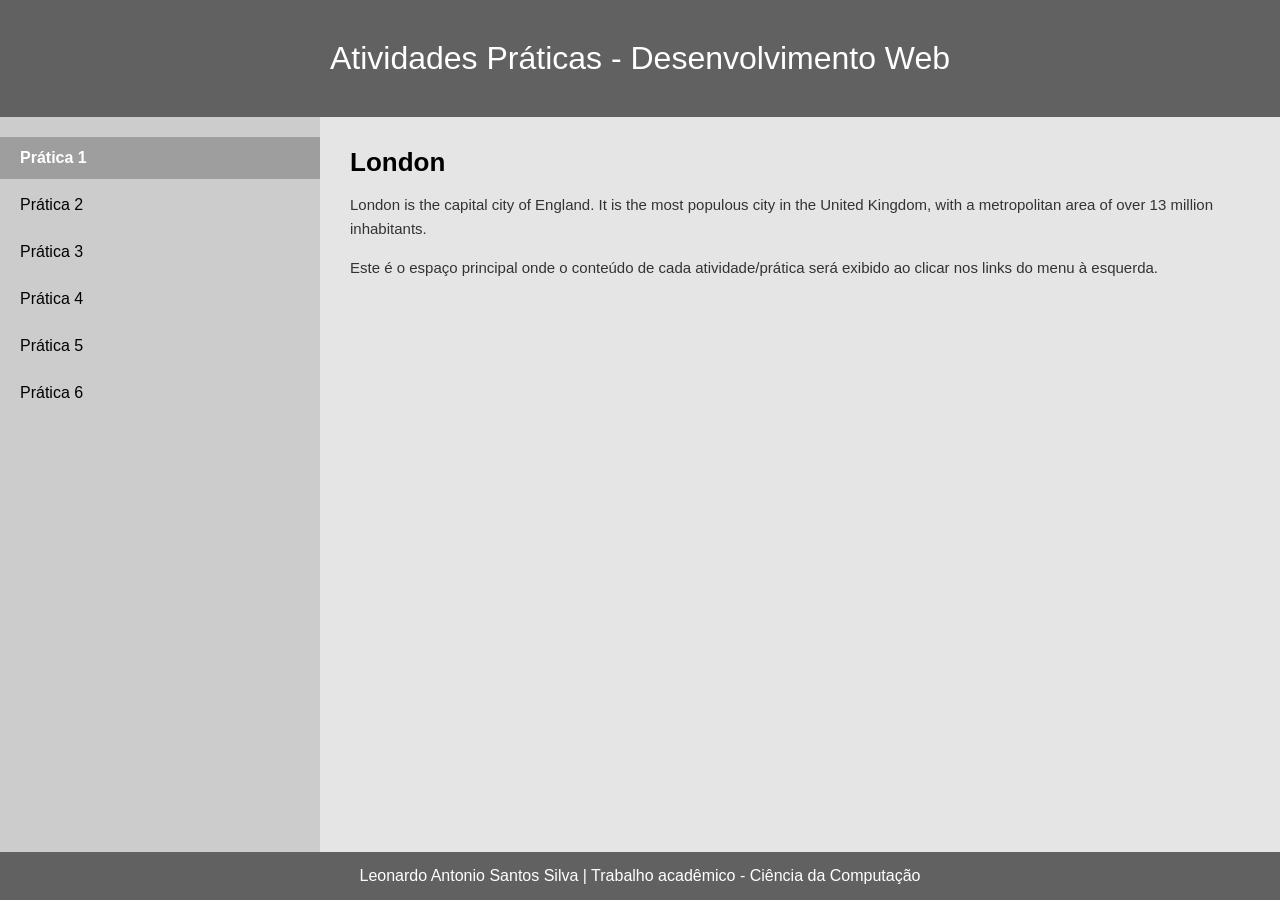
<file: index.html>
<!DOCTYPE html>
<html lang="pt-BR">
<head>
    <meta charset="UTF-8">
    <meta name="viewport" content="width=device-width, initial-scale=1.0">
    <title>Portal de Atividades Práticas - Desenvolvimento Web</title>
    <link rel="stylesheet" href="CSS/painel.css">
</head>
<body>

    <!-- Cabeçalho (Header em cinza escuro conforme a foto) -->
    <header class="header">
        <h1>Atividades Práticas - Desenvolvimento Web</h1>
    </header>

    <!-- Layout Principal com Sidebar + Conteúdo -->
    <div class="main-layout">

        <!-- Menu Lateral Esquerdo (Para os links das suas Práticas) -->
        <nav class="sidebar">
            <ul>
                <li><a href="pratica1.html" class="active">Prática 1</a></li>
                <li><a href="pratica2.html">Prática 2</a></li>
                <li><a href="pratica3.html">Prática 3</a></li>
                <li><a href="pratica4.html">Prática 4</a></li>
                <li><a href="pratica5.html">Prática 5</a></li>
                <li><a href="pratica6.html">Prática 6</a></li>
            </ul>
        </nav>

        <!-- Área de Conteúdo Principal (Lado Direito) -->
        <main class="content">
            <h2>London</h2>
            <p>
            London is the capital city of England. It is the most populous city in the United Kingdom, 
            with a metropolitan area of over 13 million inhabitants.
            </p>
            <p>
                Este é o espaço principal onde o conteúdo de cada atividade/prática será exibido ao clicar nos links do menu à esquerda.
            </p>
        </main>

    </div>

    <!-- Rodapé (Footer na parte inferior conforme a foto) -->
    <footer class="footer">
        <p>Leonardo Antonio Santos Silva | Trabalho acadêmico - Ciência da Computação</p>
    </footer>

</body>
</html>
</file>
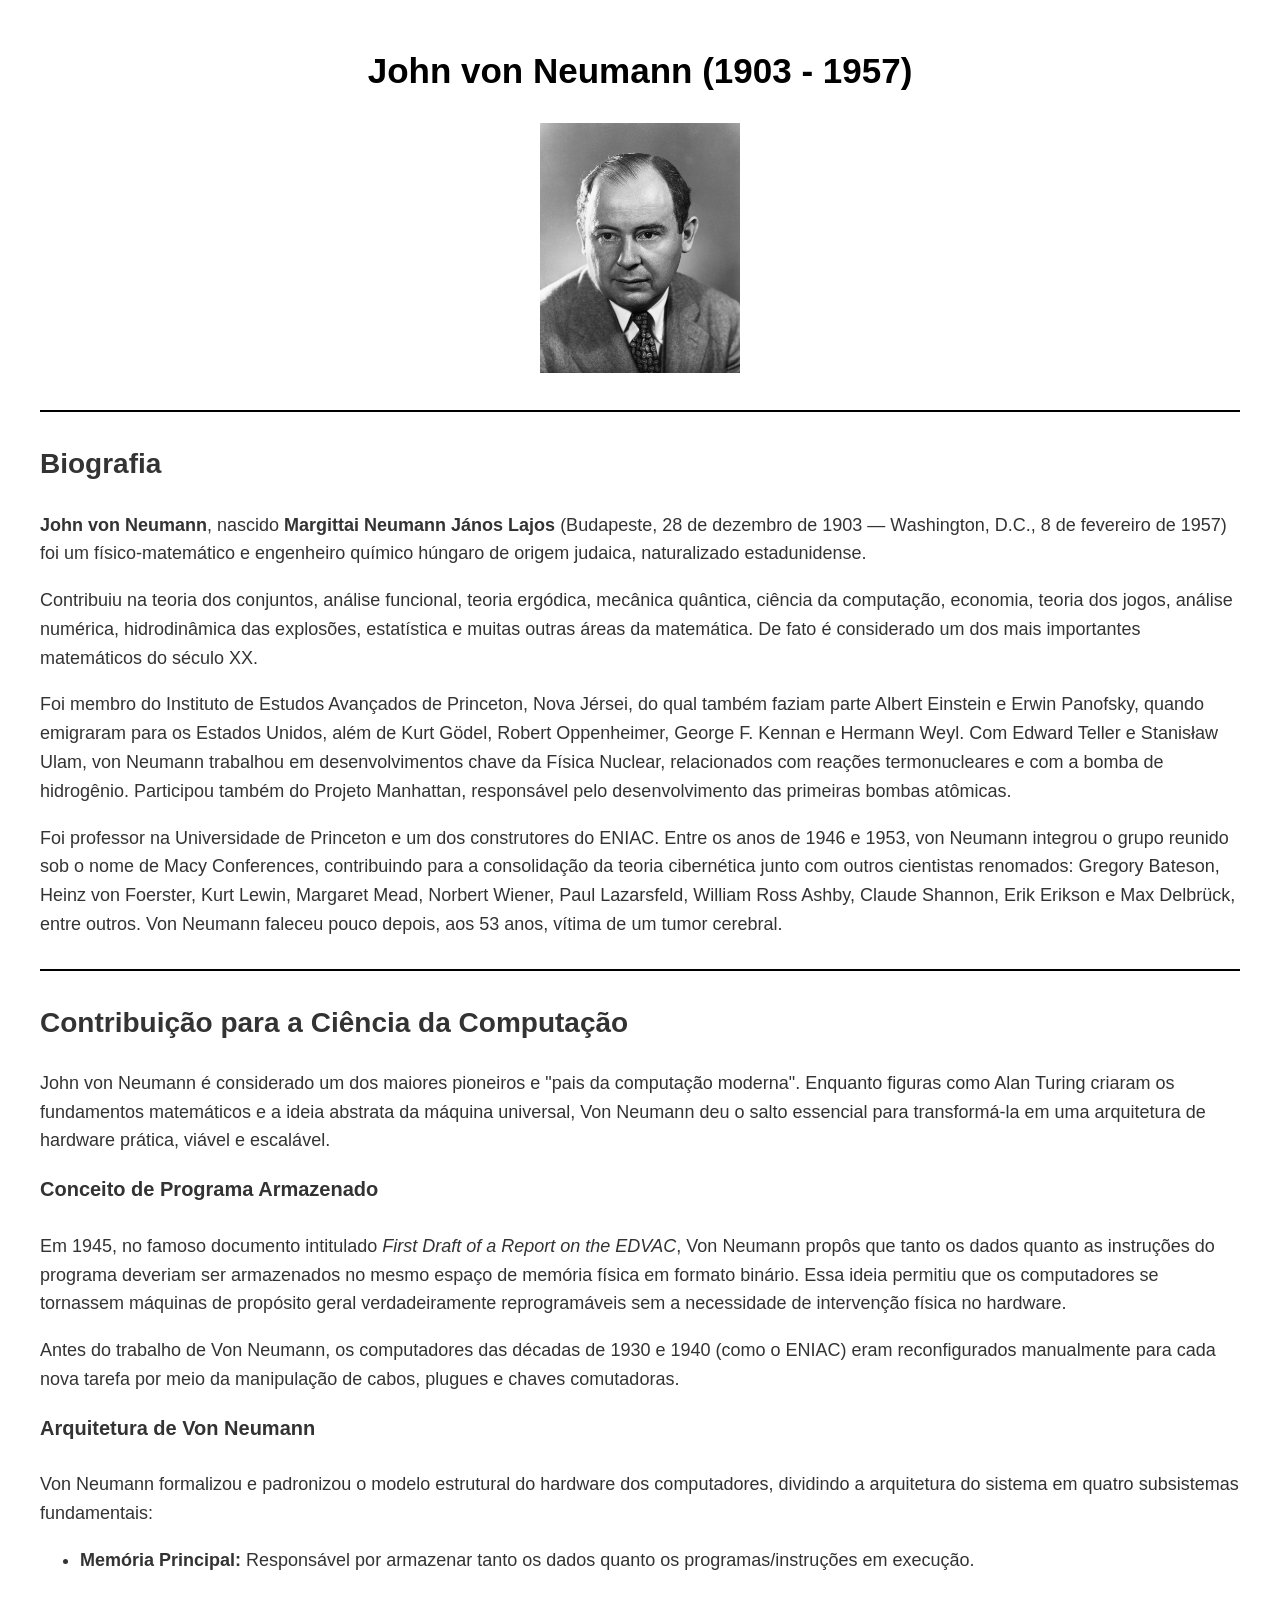
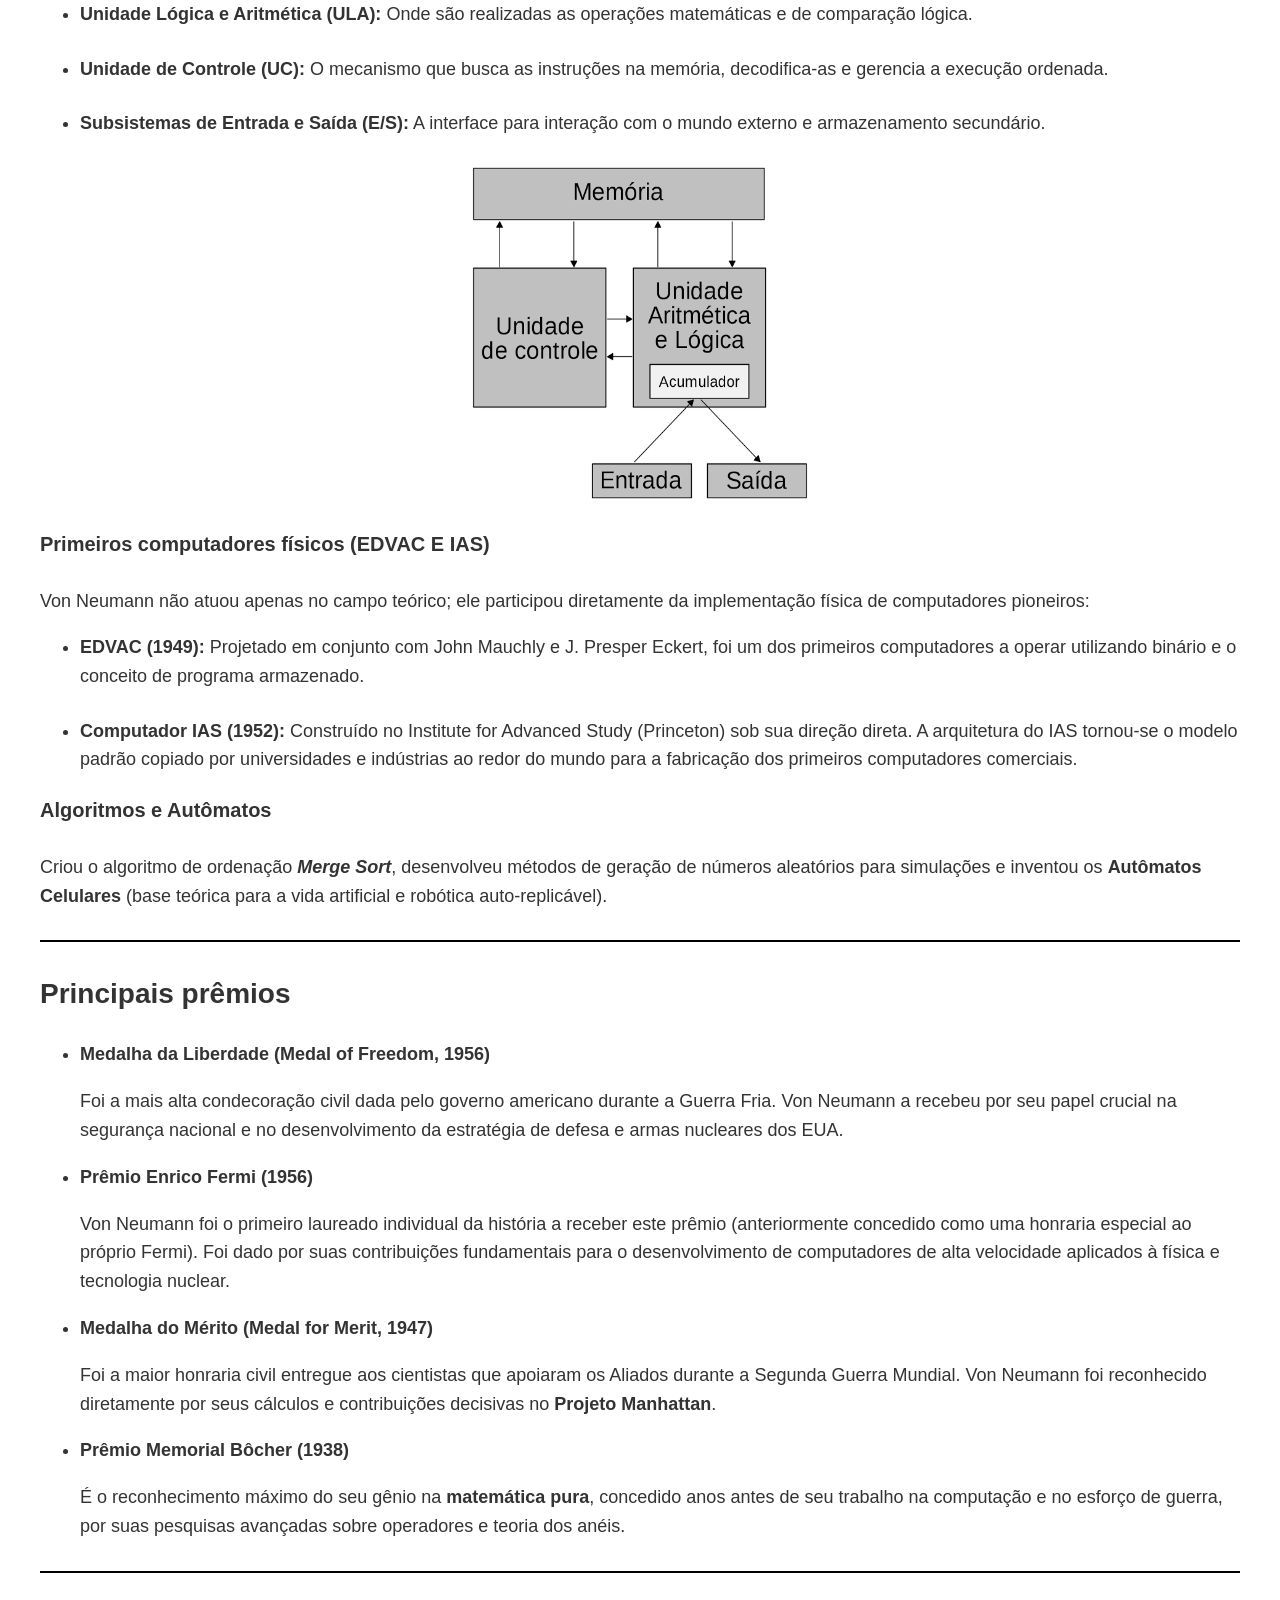
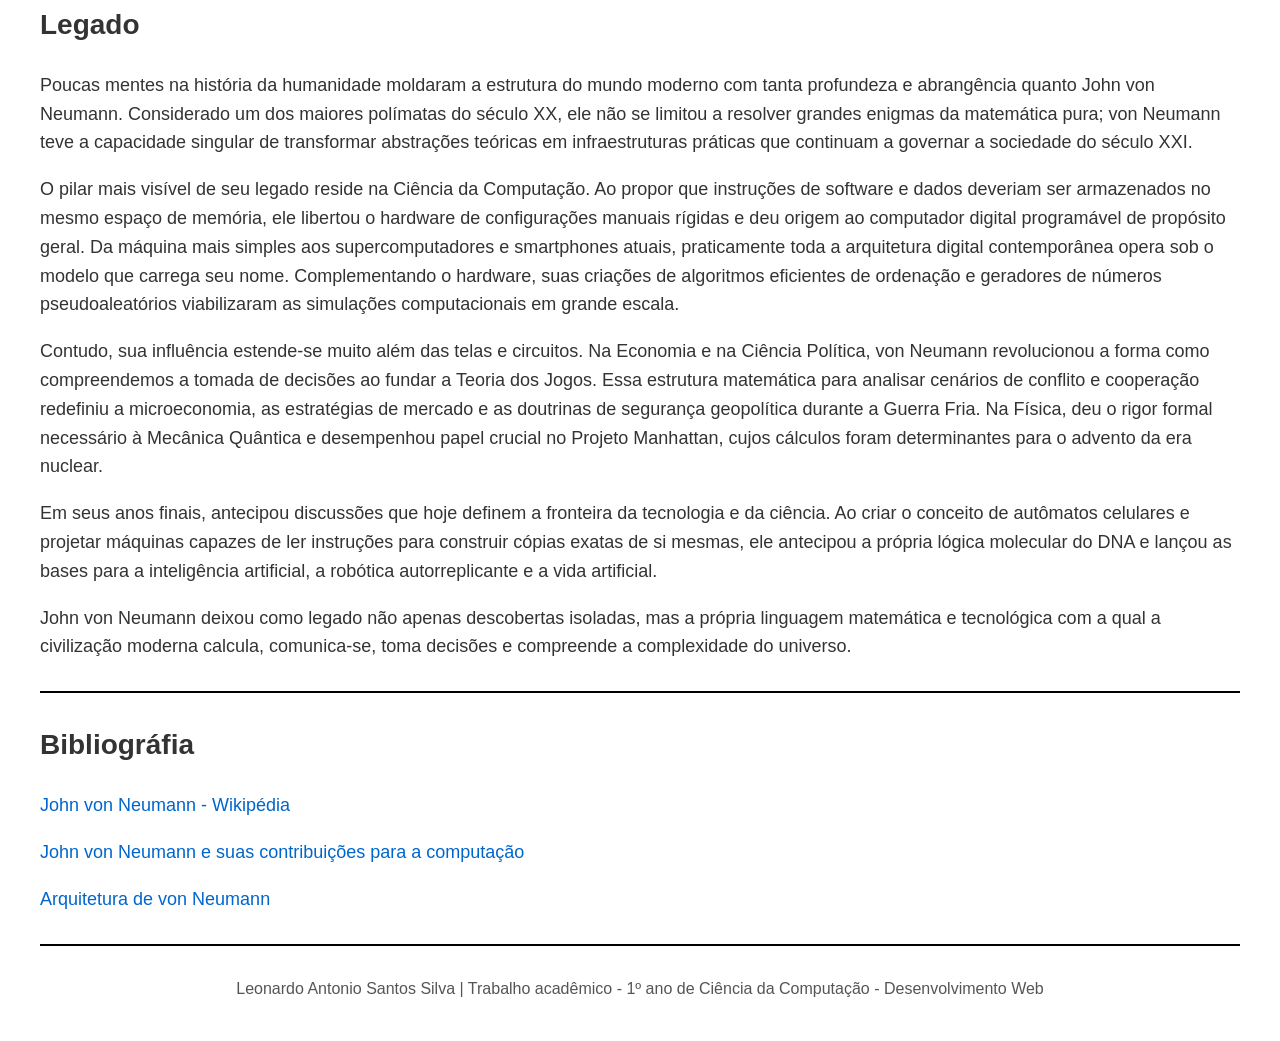
<file: pratica1.html>
<!DOCTYPE html>
<html lang="pt-BR">
<head>

    <meta charset="UTF-8">
    <meta name="viewport" content="width=device-width, initial-scale=1.0">

    <link rel="stylesheet" href="CSS/pratica1.css">

    <title>Prática 1 - John von Neumann</title>

</head>
<body>
    <h1>John von Neumann (1903 - 1957)</h1>
    
    <div class="flex-container">
        <a href="https://pt.wikipedia.org/wiki/John_von_Neumann" target="_blank">
            <img src="Imagens/John von Neumann.jpg" alt="Foto de John von Neumann" width="200" height="250">
        </a>
    </div>

    <hr>

    <h2>Biografia</h2>

    <p>
        <b>John von Neumann</b>, nascido <b>Margittai Neumann János Lajos</b> (Budapeste, 28 de dezembro de 1903 — Washington, D.C., 8 de fevereiro de 1957) foi um físico-matemático e engenheiro químico húngaro de origem judaica, naturalizado estadunidense.
    </p>

    <p>
        Contribuiu na teoria dos conjuntos, análise funcional, teoria ergódica, mecânica quântica, ciência da computação, economia, teoria dos jogos, análise numérica, hidrodinâmica das explosões, estatística e muitas outras áreas da matemática. De fato é considerado um dos mais importantes matemáticos do século XX.
    </p>

    <p>
        Foi membro do Instituto de Estudos Avançados de Princeton, Nova Jérsei, do qual também faziam parte Albert Einstein e Erwin Panofsky, quando emigraram para os Estados Unidos, além de Kurt Gödel, Robert Oppenheimer, George F. Kennan e Hermann Weyl. Com Edward Teller e Stanisław Ulam, von Neumann trabalhou em desenvolvimentos chave da Física Nuclear, relacionados com reações termonucleares e com a bomba de hidrogênio. Participou também do Projeto Manhattan, responsável pelo desenvolvimento das primeiras bombas atômicas.
    </p>

    <p>
        Foi professor na Universidade de Princeton e um dos construtores do ENIAC. Entre os anos de 1946 e 1953, von Neumann integrou o grupo reunido sob o nome de Macy Conferences, contribuindo para a consolidação da teoria cibernética junto com outros cientistas renomados: Gregory Bateson, Heinz von Foerster, Kurt Lewin, Margaret Mead, Norbert Wiener, Paul Lazarsfeld, William Ross Ashby, Claude Shannon, Erik Erikson e Max Delbrück, entre outros. Von Neumann faleceu pouco depois, aos 53 anos, vítima de um tumor cerebral.
    </p>

    <hr>
    
    <h2>Contribuição para a Ciência da Computação</h2>

    <p>
        John von Neumann é considerado um dos maiores pioneiros e "pais da computação moderna". Enquanto figuras como Alan Turing criaram os fundamentos matemáticos e a ideia abstrata da máquina universal, Von Neumann deu o salto essencial para transformá-la em uma arquitetura de hardware prática, viável e escalável.
    </p>

    <h4> Conceito de Programa Armazenado</h4>

    <p>
        Em 1945, no famoso documento intitulado <i>First Draft of a Report on the EDVAC</i>, Von Neumann propôs que tanto os dados quanto as instruções do programa deveriam ser armazenados no mesmo espaço de memória física em formato binário. Essa ideia permitiu que os computadores se tornassem máquinas de propósito geral verdadeiramente reprogramáveis sem a necessidade de intervenção física no hardware.
    </p>

    <p>
        Antes do trabalho de Von Neumann, os computadores das décadas de 1930 e 1940 (como o ENIAC) eram reconfigurados manualmente para cada nova tarefa por meio da manipulação de cabos, plugues e chaves comutadoras.
    </p>

    <h4> Arquitetura de Von Neumann</h4>

    <p>
        Von Neumann formalizou e padronizou o modelo estrutural do hardware dos computadores, dividindo a arquitetura do sistema em quatro subsistemas fundamentais:
    </p>

    <ul>

            <li><b>Memória Principal:</b> Responsável por armazenar tanto os dados quanto os programas/instruções em execução.</li>
            <br>
            <li><b>Unidade Lógica e Aritmética (ULA):</b> Onde são realizadas as operações matemáticas e de comparação lógica.</li>
            <br>
            <li><b>Unidade de Controle (UC):</b> O mecanismo que busca as instruções na memória, decodifica-as e gerencia a execução ordenada.</li>
            <br>
            <li><b>Subsistemas de Entrada e Saída (E/S):</b> A interface para interação com o mundo externo e armazenamento secundário.</li>

        </ul>

    <div class="flex-container">
        <img src="Imagens/images.png" alt="Diagrama da Arquitetura de Von Neumann" width="350" height="350">
    </div>

    <h4>Primeiros computadores físicos (EDVAC E IAS)</h4>

    <P>
        Von Neumann não atuou apenas no campo teórico; ele participou diretamente da implementação física de computadores pioneiros:
    </P>

    <ul type="disc">

            <li><b>EDVAC (1949):</b> Projetado em conjunto com John Mauchly e J. Presper Eckert, foi um dos primeiros computadores a operar utilizando binário e o conceito de programa armazenado.</li>
            <br>
            <li><b>Computador IAS (1952):</b> Construído no Institute for Advanced Study (Princeton) sob sua direção direta. A arquitetura do IAS tornou-se o modelo padrão copiado por universidades e indústrias ao redor do mundo para a fabricação dos primeiros computadores comerciais.</li>

    </ul>

    <h4> Algoritmos e Autômatos </h4>

    <p>
        Criou o algoritmo de ordenação <b><i>Merge Sort</i></b>, desenvolveu métodos de geração de números aleatórios para simulações e inventou os <b>Autômatos Celulares</b> (base teórica para a vida artificial e robótica auto-replicável).
    </p>

    <hr>

    <h2>Principais prêmios</h2>

    <ul type="disc">
        <li><b>Medalha da Liberdade (Medal of Freedom, 1956)</b></li>
        <p>
            Foi a mais alta condecoração civil dada pelo governo americano durante a Guerra Fria. Von Neumann a recebeu por seu papel crucial na segurança nacional e no desenvolvimento da estratégia de defesa e armas nucleares dos EUA.
        </p>

        <li><b>Prêmio Enrico Fermi (1956)</b></li>
        <p>
            Von Neumann foi o primeiro laureado individual da história a receber este prêmio (anteriormente concedido como uma honraria especial ao próprio Fermi). Foi dado por suas contribuições fundamentais para o desenvolvimento de computadores de alta velocidade aplicados à física e tecnologia nuclear.
        </p>

        <li><b>Medalha do Mérito (Medal for Merit, 1947)</b></li>
        <p>
            Foi a maior honraria civil entregue aos cientistas que apoiaram os Aliados durante a Segunda Guerra Mundial. Von Neumann foi reconhecido diretamente por seus cálculos e contribuições decisivas no <b>Projeto Manhattan</b>.
        </p>

        <li><b>Prêmio Memorial Bôcher (1938)</b></li>
        <p>
            É o reconhecimento máximo do seu gênio na <b>matemática pura</b>, concedido anos antes de seu trabalho na computação e no esforço de guerra, por suas pesquisas avançadas sobre operadores e teoria dos anéis.
        </p>

    </ul>

    <hr>

    <h2>
        Legado
    </h2>

    <p>
        Poucas mentes na história da humanidade moldaram a estrutura do mundo moderno com tanta profundeza e abrangência quanto John von Neumann. Considerado um dos maiores polímatas do século XX, ele não se limitou a resolver grandes enigmas da matemática pura; von Neumann teve a capacidade singular de transformar abstrações teóricas em infraestruturas práticas que continuam a governar a sociedade do século XXI.
    </p> 
    
    <p>
        O pilar mais visível de seu legado reside na Ciência da Computação. Ao propor que instruções de software e dados deveriam ser armazenados no mesmo espaço de memória, ele libertou o hardware de configurações manuais rígidas e deu origem ao computador digital programável de propósito geral. Da máquina mais simples aos supercomputadores e smartphones atuais, praticamente toda a arquitetura digital contemporânea opera sob o modelo que carrega seu nome. Complementando o hardware, suas criações de algoritmos eficientes de ordenação e geradores de números pseudoaleatórios viabilizaram as simulações computacionais em grande escala.
    </p>

    <p>
        Contudo, sua influência estende-se muito além das telas e circuitos. Na Economia e na Ciência Política, von Neumann revolucionou a forma como compreendemos a tomada de decisões ao fundar a Teoria dos Jogos. Essa estrutura matemática para analisar cenários de conflito e cooperação redefiniu a microeconomia, as estratégias de mercado e as doutrinas de segurança geopolítica durante a Guerra Fria. Na Física, deu o rigor formal necessário à Mecânica Quântica e desempenhou papel crucial no Projeto Manhattan, cujos cálculos foram determinantes para o advento da era nuclear.
    </p>

    <p>
        Em seus anos finais, antecipou discussões que hoje definem a fronteira da tecnologia e da ciência. Ao criar o conceito de autômatos celulares e projetar máquinas capazes de ler instruções para construir cópias exatas de si mesmas, ele antecipou a própria lógica molecular do DNA e lançou as bases para a inteligência artificial, a robótica autorreplicante e a vida artificial.
    </p>

    <p>
        John von Neumann deixou como legado não apenas descobertas isoladas, mas a própria linguagem matemática e tecnológica com a qual a civilização moderna calcula, comunica-se, toma decisões e compreende a complexidade do universo.
    </p>

    <hr>

    <h2>
        Bibliográfia
    </h2>

    <p>
        <a href="https://pt.wikipedia.org/wiki/John_von_Neumann" target="_blank">John von Neumann - Wikipédia</a>
    </p>

    <p>
        <a href="https://www.dio.me/articles/john-von-neumann-e-suas-contribuicoes-para-a-computacao-fa497936130d" target="_blank">John von Neumann e suas contribuições para a computação</a>
    </p>

    <p>
        <a href="https://embarcados.com.br/arquitetura-de-john-von-neumann/">Arquitetura de von Neumann</a>
    </p>

    <hr>

    <footer>
        <small>Leonardo Antonio Santos Silva | Trabalho acadêmico - 1º ano de Ciência da Computação - Desenvolvimento Web</small>
    </footer>

</body>
</html>
</file>
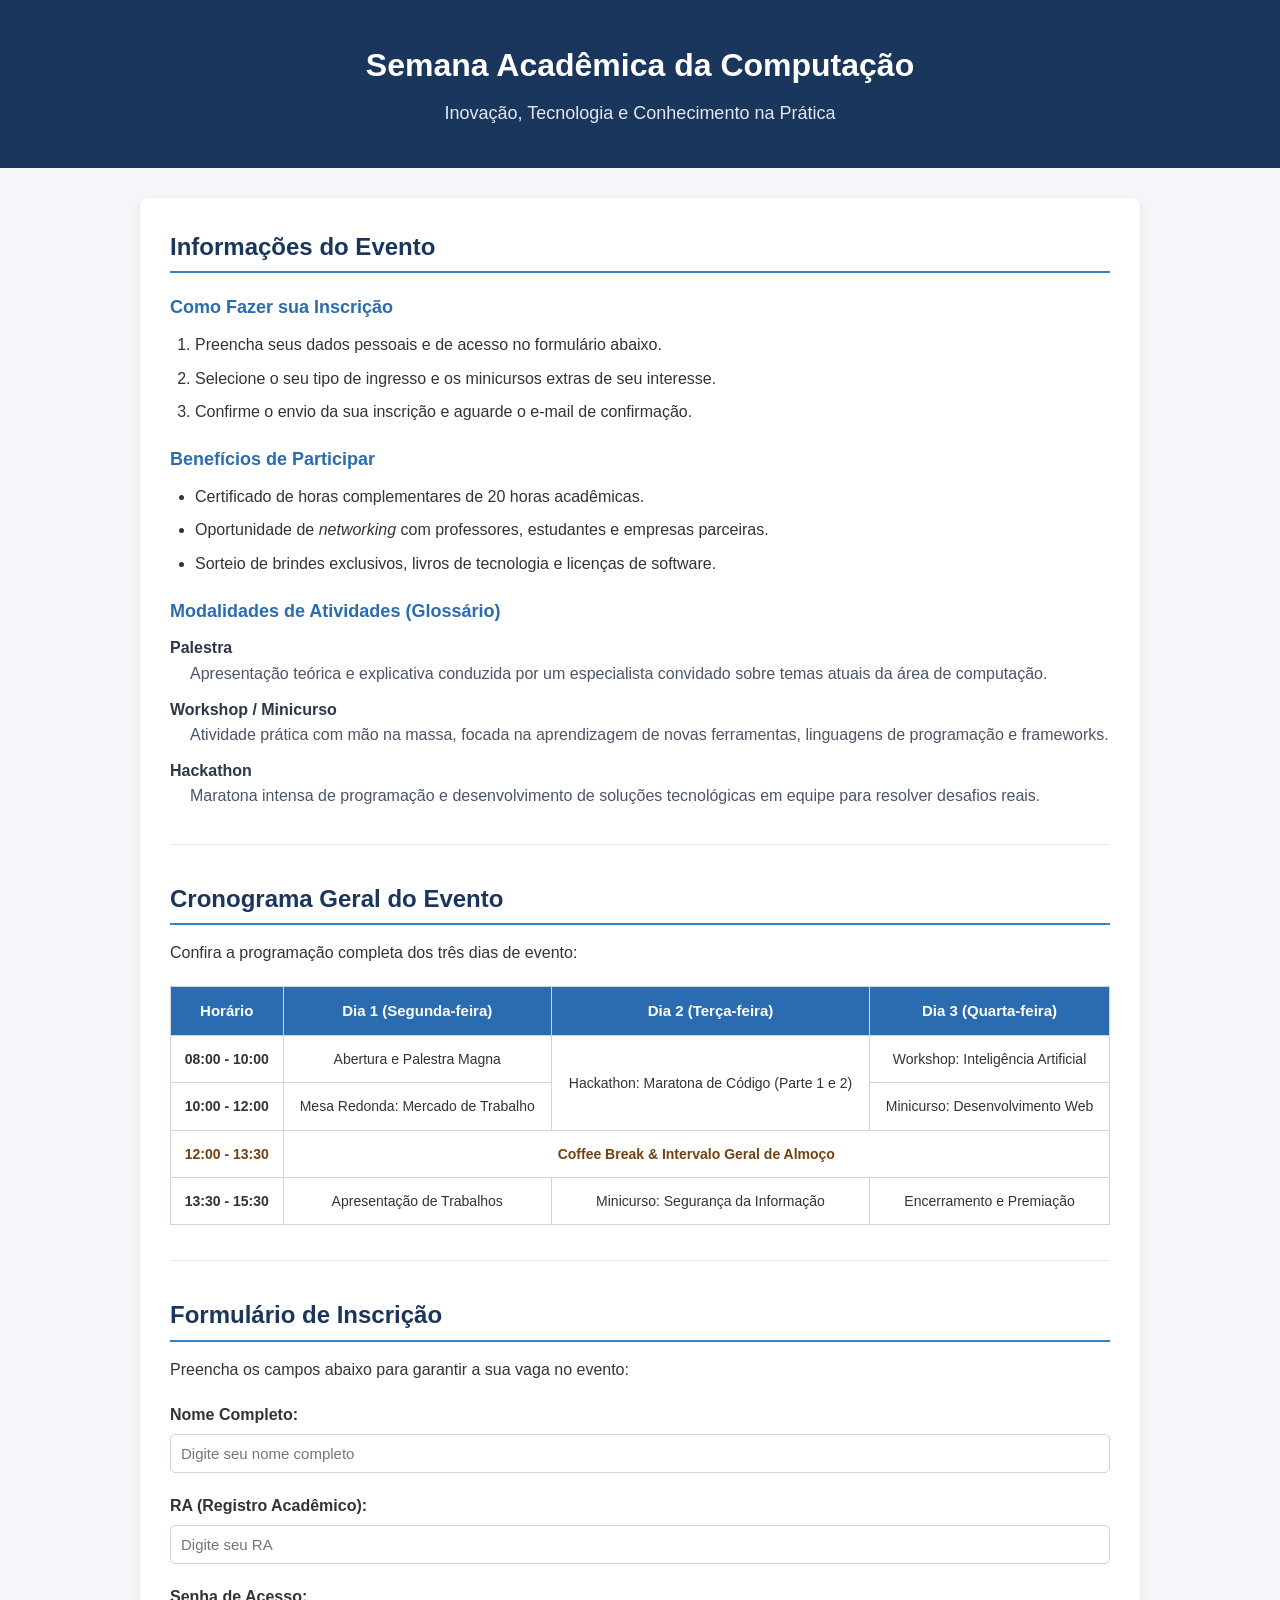
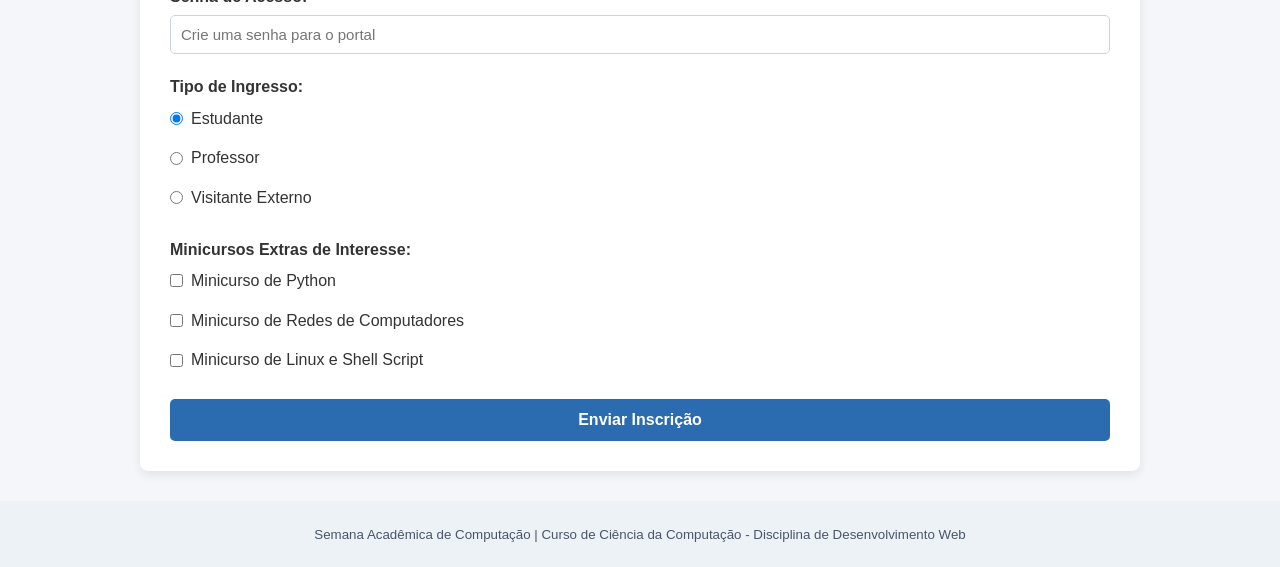
<file: pratica2.html>
<!DOCTYPE html>
<html lang="pt-BR">
<head>
    <meta charset="UTF-8">
    <meta name="viewport" content="width=device-width, initial-scale=1.0">
    <title>I Semana Acadêmica de Computação</title>
    <link rel="stylesheet" href="CSS/pratica2.css">
</head>
<body>

    <!-- Cabeçalho Principal -->
    <header>
        <h1>Semana Acadêmica da Computação</h1>
        <p>Inovação, Tecnologia e Conhecimento na Prática</p>
    </header>

    <main class="container">

        <!-- PARTE 1: Informações do Evento (Listas) -->
        <section id="informacoes">
            <h2>Informações do Evento</h2>

            <!-- Lista Ordenada: Passo a Passo da Inscrição -->
            <h3>Como Fazer sua Inscrição</h3>
            <ol>
                <li>Preencha seus dados pessoais e de acesso no formulário abaixo.</li>
                <li>Selecione o seu tipo de ingresso e os minicursos extras de seu interesse.</li>
                <li>Confirme o envio da sua inscrição e aguarde o e-mail de confirmação.</li>
            </ol>

            <!-- Lista Não Ordenada: Benefícios -->
            <h3>Benefícios de Participar</h3>
            <ul>
                <li>Certificado de horas complementares de 20 horas acadêmicas.</li>
                <li>Oportunidade de <i>networking</i> com professores, estudantes e empresas parceiras.</li>
                <li>Sorteio de brindes exclusivos, livros de tecnologia e licenças de software.</li>
            </ul>

            <!-- Lista de Definição: Glossário das Modalidades -->
            <h3>Modalidades de Atividades (Glossário)</h3>
            <dl>
                <dt><b>Palestra</b></dt>
                <dd>Apresentação teórica e explicativa conduzida por um especialista convidado sobre temas atuais da área de computação.</dd>

                <dt><b>Workshop / Minicurso</b></dt>
                <dd>Atividade prática com mão na massa, focada na aprendizagem de novas ferramentas, linguagens de programação e frameworks.</dd>

                <dt><b>Hackathon</b></dt>
                <dd>Maratona intensa de programação e desenvolvimento de soluções tecnológicas em equipe para resolver desafios reais.</dd>
            </dl>
        </section>

        <hr>

        <!-- PARTE 2: Cronograma (Tabelas) -->
        <section id="cronograma">
            <h2>Cronograma Geral do Evento</h2>
            <p>Confira a programação completa dos três dias de evento:</p>

            <table border="1">
                <thead>
                    <tr>
                        <th>Horário</th>
                        <th>Dia 1 (Segunda-feira)</th>
                        <th>Dia 2 (Terça-feira)</th>
                        <th>Dia 3 (Quarta-feira)</th>
                    </tr>
                </thead>
                <tbody>
                    <tr>
                        <td><b>08:00 - 10:00</b></td>
                        <td>Abertura e Palestra Magna</td>
                        <!-- Uso de rowspan: Atividade que dura dois horários seguidos -->
                        <td rowspan="2">Hackathon: Maratona de Código (Parte 1 e 2)</td>
                        <td>Workshop: Inteligência Artificial</td>
                    </tr>
                    <tr>
                        <td><b>10:00 - 12:00</b></td>
                        <td>Mesa Redonda: Mercado de Trabalho</td>
                        <td>Minicurso: Desenvolvimento Web</td>
                    </tr>
                    <!-- Uso de colspan: Linha de Coffee Break mesclando todos os dias -->
                    <tr class="coffee-break">
                        <td><b>12:00 - 13:30</b></td>
                        <td colspan="3"><b>Coffee Break & Intervalo Geral de Almoço</b></td>
                    </tr>
                    <tr>
                        <td><b>13:30 - 15:30</b></td>
                        <td>Apresentação de Trabalhos</td>
                        <td>Minicurso: Segurança da Informação</td>
                        <td>Encerramento e Premiação</td>
                    </tr>
                </tbody>
            </table>
        </section>

        <hr>

        <!-- PARTE 3: Formulário de Inscrição (Inputs Iniciais) -->
        <section id="inscricao">
            <h2>Formulário de Inscrição</h2>
            <p>Preencha os campos abaixo para garantir a sua vaga no evento:</p>

            <form action="#" method="POST">
                
                <!-- Campos de Texto e Senha -->
                <div class="form-group">
                    <label for="nome">Nome Completo:</label>
                    <input type="text" id="nome" name="nome" placeholder="Digite seu nome completo" required>
                </div>

                <div class="form-group">
                    <label for="ra">RA (Registro Acadêmico):</label>
                    <input type="text" id="ra" name="ra" placeholder="Digite seu RA" required>
                </div>

                <div class="form-group">
                    <label for="senha">Senha de Acesso:</label>
                    <input type="password" id="senha" name="senha" placeholder="Crie uma senha para o portal" required>
                </div>

                <!-- Botões de Rádio (Seleção Única) -->
                <div class="form-group">
                    <label><b>Tipo de Ingresso:</b></label>
                    <div class="options-group">
                        <label><input type="radio" name="tipo_ingresso" value="estudante" checked> Estudante</label>
                        <label><input type="radio" name="tipo_ingresso" value="professor"> Professor</label>
                        <label><input type="radio" name="tipo_ingresso" value="visitante"> Visitante Externo</label>
                    </div>
                </div>

                <!-- Caixas de Seleção (Múltipla Escolha) -->
                <div class="form-group">
                    <label><b>Minicursos Extras de Interesse:</b></label>
                    <div class="options-group">
                        <label><input type="checkbox" name="minicursos" value="python"> Minicurso de Python</label>
                        <label><input type="checkbox" name="minicursos" value="redes"> Minicurso de Redes de Computadores</label>
                        <label><input type="checkbox" name="minicursos" value="linux"> Minicurso de Linux e Shell Script</label>
                    </div>
                </div>

                <button type="submit" class="btn-submit">Enviar Inscrição</button>

            </form>
        </section>

    </main>

    <!-- Rodapé -->
    <footer>
        <small>Semana Acadêmica de Computação | Curso de Ciência da Computação - Disciplina de Desenvolvimento Web</small>
    </footer>

</body>
</html>
</file>
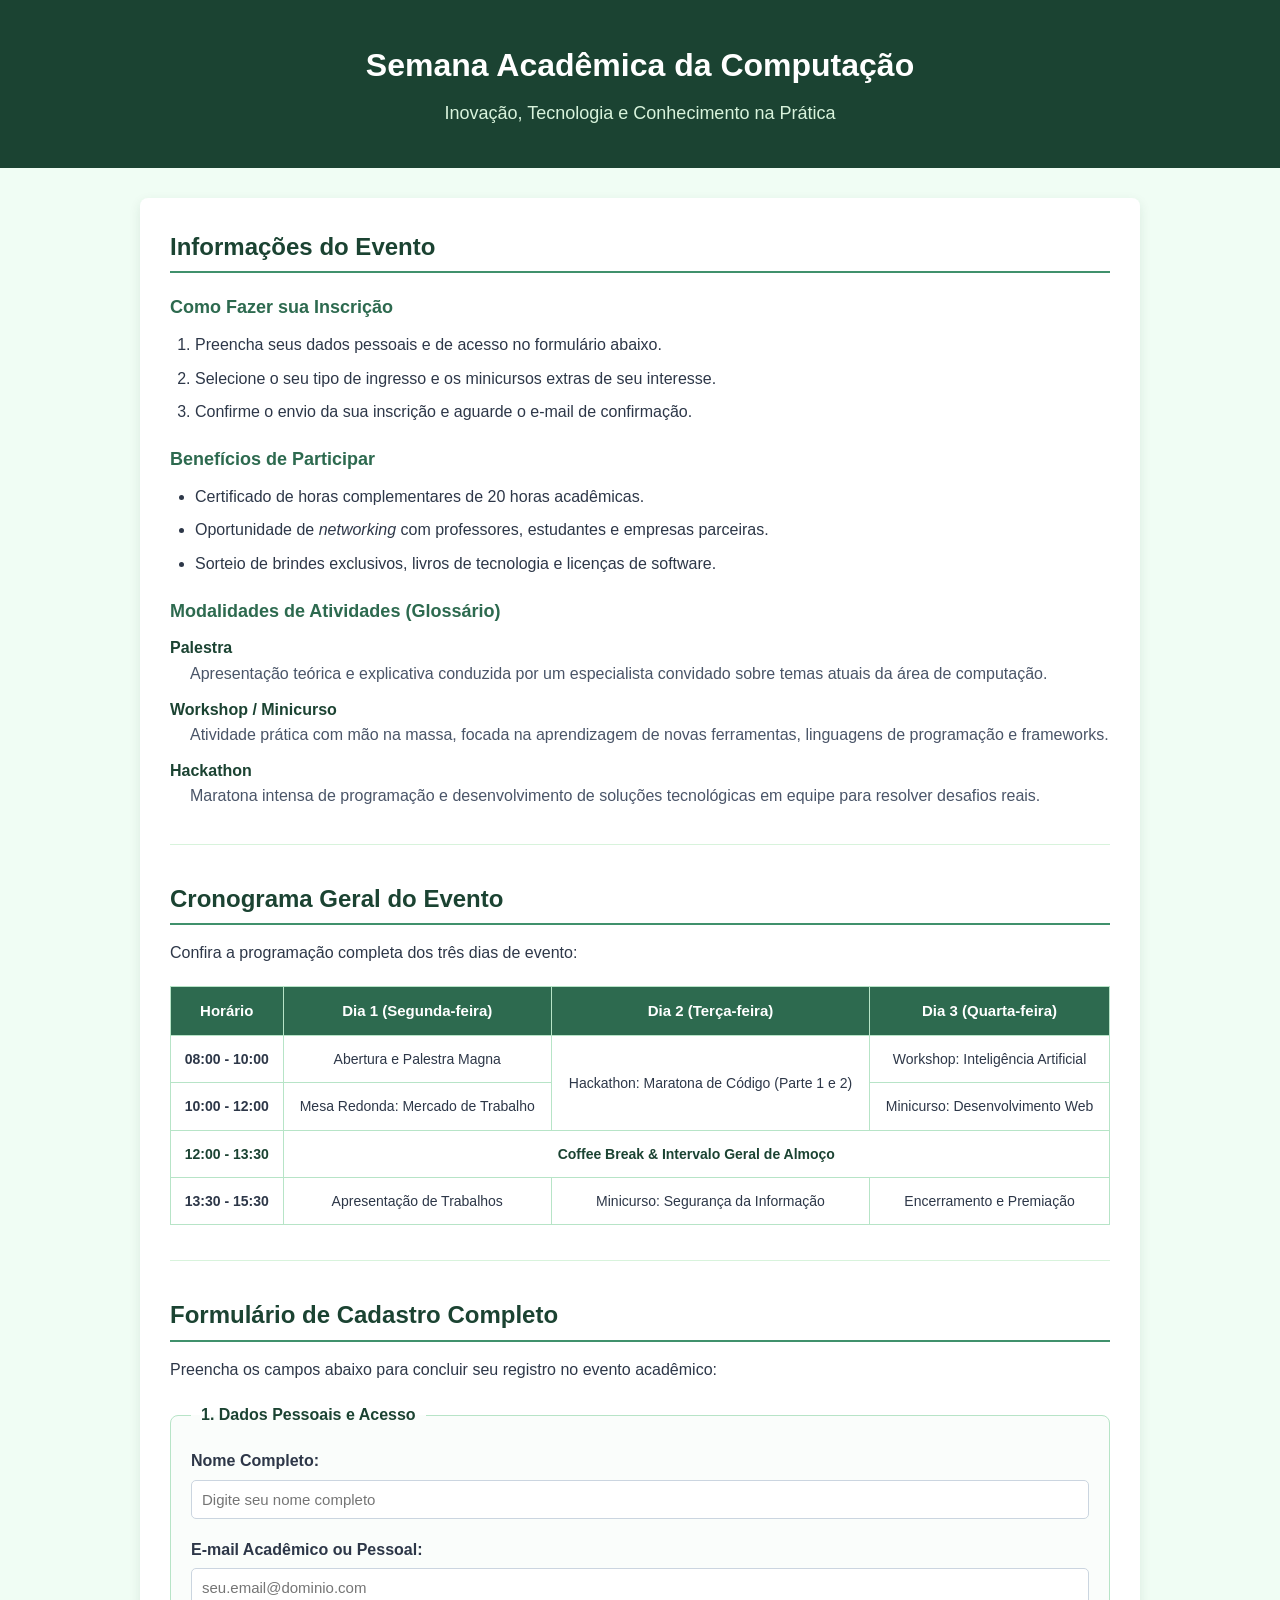
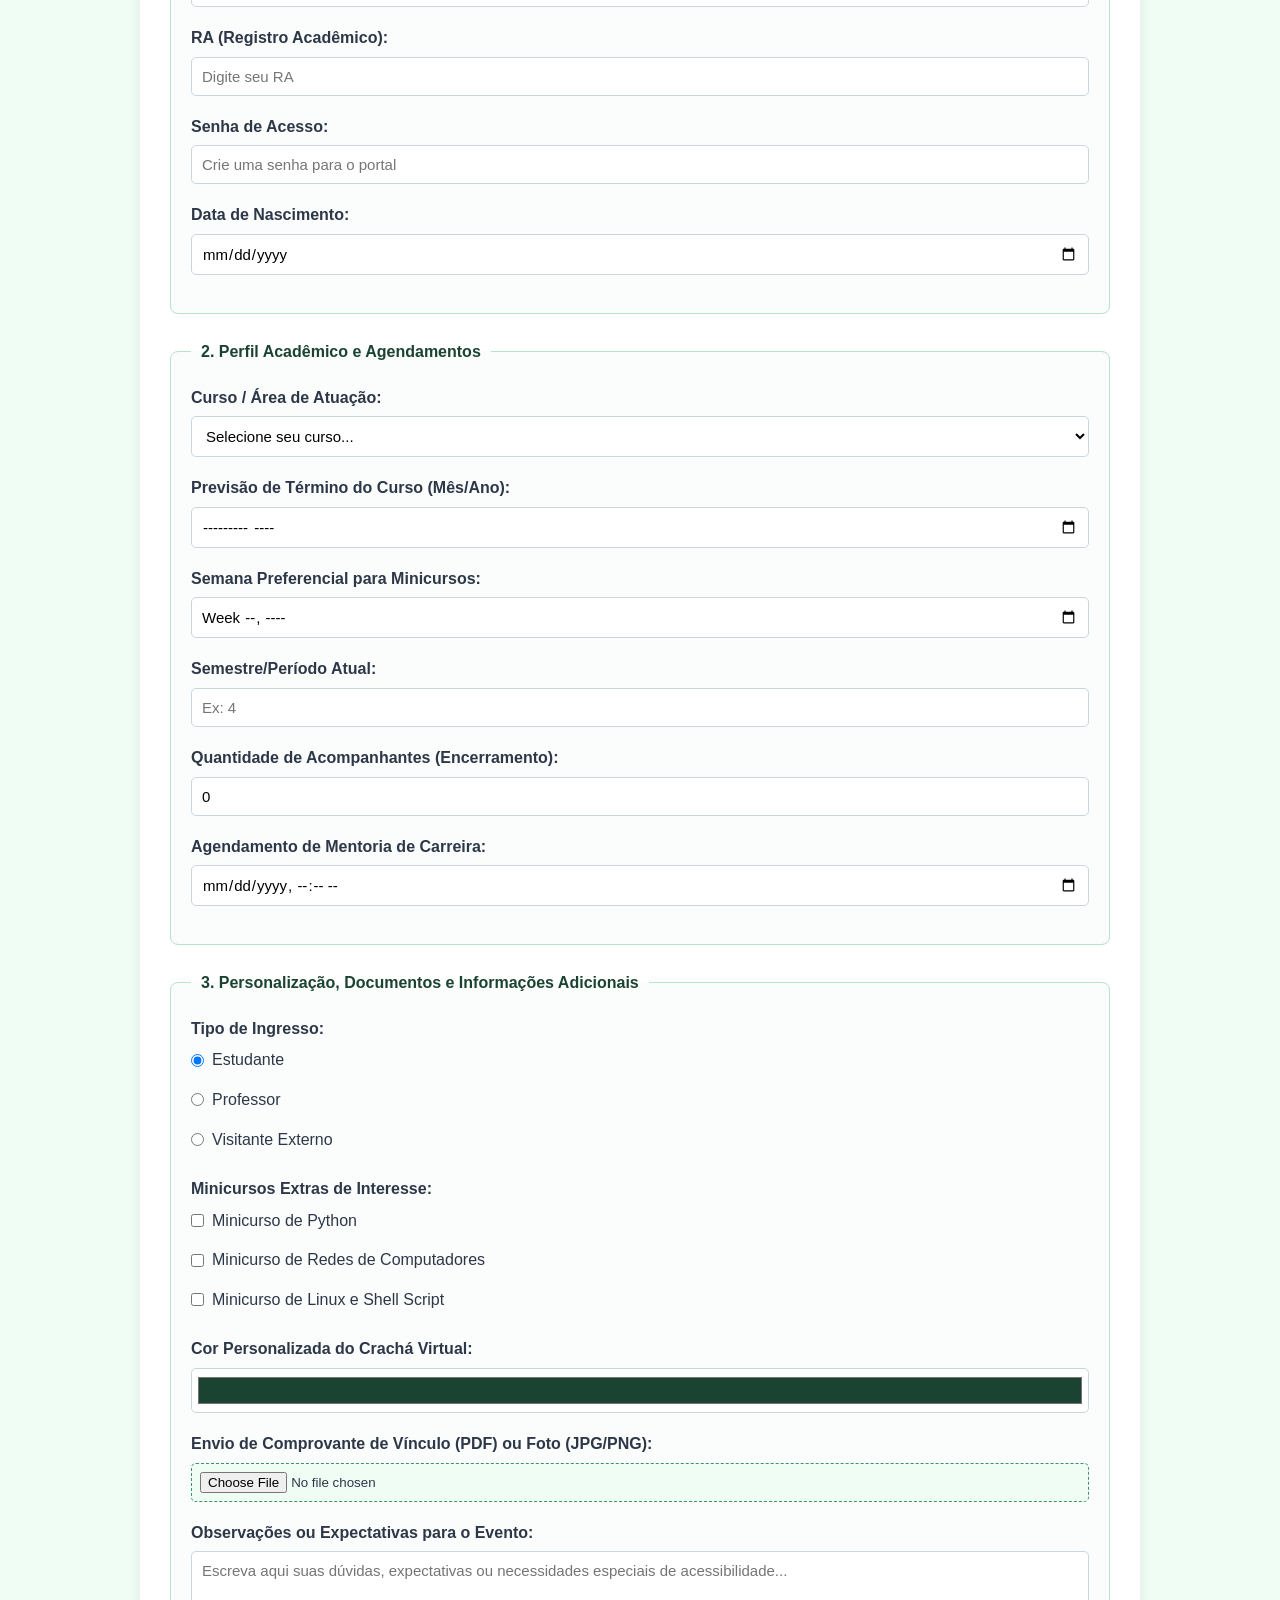
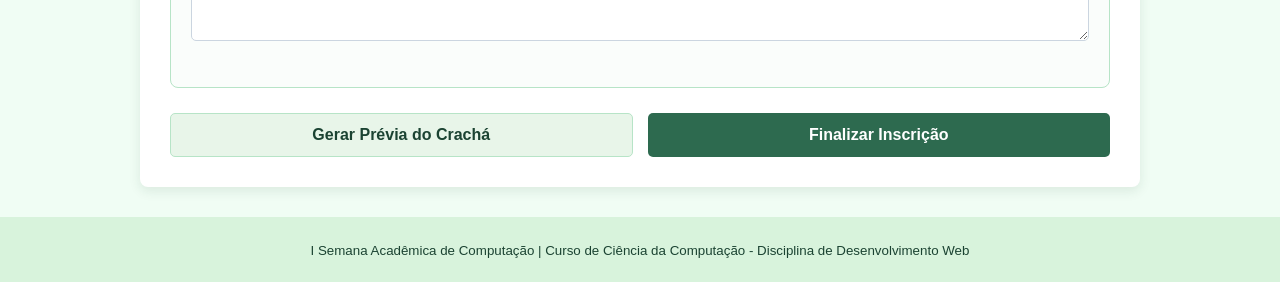
<file: pratica3.html>
<!DOCTYPE html>
<html lang="pt-BR">
<head>
    <meta charset="UTF-8">
    <meta name="viewport" content="width=device-width, initial-scale=1.0">
    <title>I Semana Acadêmica de Computação - Inscrição Avançada</title>
    <link rel="stylesheet" href="CSS/pratica3.css">
</head>
<body>

    <!-- Cabeçalho Principal -->
    <header>
        <h1>Semana Acadêmica da Computação</h1>
        <p>Inovação, Tecnologia e Conhecimento na Prática</p>
    </header>

    <main class="container">

        <!-- PARTE 1: Informações do Evento (Listas) -->
        <section id="informacoes">
            <h2>Informações do Evento</h2>

            <!-- Lista Ordenada: Passo a Passo da Inscrição -->
            <h3>Como Fazer sua Inscrição</h3>
            <ol>
                <li>Preencha seus dados pessoais e de acesso no formulário abaixo.</li>
                <li>Selecione o seu tipo de ingresso e os minicursos extras de seu interesse.</li>
                <li>Confirme o envio da sua inscrição e aguarde o e-mail de confirmação.</li>
            </ol>

            <!-- Lista Não Ordenada: Benefícios -->
            <h3>Benefícios de Participar</h3>
            <ul>
                <li>Certificado de horas complementares de 20 horas acadêmicas.</li>
                <li>Oportunidade de <i>networking</i> com professores, estudantes e empresas parceiras.</li>
                <li>Sorteio de brindes exclusivos, livros de tecnologia e licenças de software.</li>
            </ul>

            <!-- Lista de Definição: Glossário das Modalidades -->
            <h3>Modalidades de Atividades (Glossário)</h3>
            <dl>
                <dt><b>Palestra</b></dt>
                <dd>Apresentação teórica e explicativa conduzida por um especialista convidado sobre temas atuais da área de computação.</dd>

                <dt><b>Workshop / Minicurso</b></dt>
                <dd>Atividade prática com mão na massa, focada na aprendizagem de novas ferramentas, linguagens de programação e frameworks.</dd>

                <dt><b>Hackathon</b></dt>
                <dd>Maratona intensa de programação e desenvolvimento de soluções tecnológicas em equipe para resolver desafios reais.</dd>
            </dl>
        </section>

        <hr>

        <!-- PARTE 2: Cronograma (Tabelas) -->
        <section id="cronograma">
            <h2>Cronograma Geral do Evento</h2>
            <p>Confira a programação completa dos três dias de evento:</p>

            <table border="1">
                <thead>
                    <tr>
                        <th>Horário</th>
                        <th>Dia 1 (Segunda-feira)</th>
                        <th>Dia 2 (Terça-feira)</th>
                        <th>Dia 3 (Quarta-feira)</th>
                    </tr>
                </thead>
                <tbody>
                    <tr>
                        <td><b>08:00 - 10:00</b></td>
                        <td>Abertura e Palestra Magna</td>
                        <!-- Uso de rowspan: Atividade que dura dois horários seguidos -->
                        <td rowspan="2">Hackathon: Maratona de Código (Parte 1 e 2)</td>
                        <td>Workshop: Inteligência Artificial</td>
                    </tr>
                    <tr>
                        <td><b>10:00 - 12:00</b></td>
                        <td>Mesa Redonda: Mercado de Trabalho</td>
                        <td>Minicurso: Desenvolvimento Web</td>
                    </tr>
                    <!-- Uso de colspan: Linha de Coffee Break mesclando todos os dias -->
                    <tr class="coffee-break">
                        <td><b>12:00 - 13:30</b></td>
                        <td colspan="3"><b>Coffee Break & Intervalo Geral de Almoço</b></td>
                    </tr>
                    <tr>
                        <td><b>13:30 - 15:30</b></td>
                        <td>Apresentação de Trabalhos</td>
                        <td>Minicurso: Segurança da Informação</td>
                        <td>Encerramento e Premiação</td>
                    </tr>
                </tbody>
            </table>
        </section>

        <hr>

        <!-- PARTE 3: Formulário de Inscrição Avançado (Desafio Prático de Laboratório) -->
        <section id="inscricao">
            <h2>Formulário de Cadastro Completo</h2>
            <p>Preencha os campos abaixo para concluir seu registro no evento acadêmico:</p>

            <form action="#" method="POST">
                
                <!-- Requisito: Estruturação com <fieldset> e <legend> (Grupo 1) -->
                <fieldset>
                    <legend>1. Dados Pessoais e Acesso</legend>

                    <!-- Input type="text" -->
                    <div class="form-group">
                        <label for="nome">Nome Completo:</label>
                        <input type="text" id="nome" name="nome" placeholder="Digite seu nome completo" required>
                    </div>

                    <!-- Input type="email" -->
                    <div class="form-group">
                        <label for="email">E-mail Acadêmico ou Pessoal:</label>
                        <input type="email" id="email" name="email" placeholder="seu.email@dominio.com" required>
                    </div>

                    <!-- Input type="text" para RA -->
                    <div class="form-group">
                        <label for="ra">RA (Registro Acadêmico):</label>
                        <input type="text" id="ra" name="ra" placeholder="Digite seu RA" required>
                    </div>

                    <!-- Input type="password" -->
                    <div class="form-group">
                        <label for="senha">Senha de Acesso:</label>
                        <input type="password" id="senha" name="senha" placeholder="Crie uma senha para o portal" required minlength="6">
                    </div>

                    <!-- Input type="date" -->
                    <div class="form-group">
                        <label for="nascimento">Data de Nascimento:</label>
                        <input type="date" id="nascimento" name="nascimento" required>
                    </div>
                </fieldset>

                <!-- Requisito: Estruturação com <fieldset> e <legend> (Grupo 2) -->
                <fieldset>
                    <legend>2. Perfil Acadêmico e Agendamentos</legend>

                    <!-- Requisito: Elemento <select> agrupado com <optgroup> -->
                    <div class="form-group">
                        <label for="curso">Curso / Área de Atuação:</label>
                        <select id="curso" name="curso" required>
                            <option value="" disabled selected>Selecione seu curso...</option>
                            <optgroup label="Graduação em Computação">
                                <option value="cc">Ciência da Computação</option>
                                <option value="si">Sistemas de Informação</option>
                                <option value="es">Engenharia de Software</option>
                                <option value="ads">Análise e Des. de Sistemas</option>
                            </optgroup>
                            <optgroup label="Outras Áreas / Externo">
                                <option value="eng_outras">Outras Engenharias</option>
                                <option value="outros">Outros Cursos</option>
                            </optgroup>
                        </select>
                    </div>

                    <!-- Input type="month" -->
                    <div class="form-group">
                        <label for="formatura">Previsão de Término do Curso (Mês/Ano):</label>
                        <input type="month" id="formatura" name="formatura">
                    </div>

                    <!-- Input type="week" -->
                    <div class="form-group">
                        <label for="semana_minicursos">Semana Preferencial para Minicursos:</label>
                        <input type="week" id="semana_minicursos" name="semana_minicursos">
                    </div>

                    <!-- Input type="number" -->
                    <div class="form-group">
                        <label for="periodo">Semestre/Período Atual:</label>
                        <input type="number" id="periodo" name="periodo" min="1" max="12" placeholder="Ex: 4">
                    </div>

                    <!-- Input type="number" -->
                    <div class="form-group">
                        <label for="acompanhantes">Quantidade de Acompanhantes (Encerramento):</label>
                        <input type="number" id="acompanhantes" name="acompanhantes" min="0" max="5" value="0">
                    </div>

                    <!-- Input type="datetime-local" -->
                    <div class="form-group">
                        <label for="mentoria">Agendamento de Mentoria de Carreira:</label>
                        <input type="datetime-local" id="mentoria" name="mentoria">
                    </div>
                </fieldset>

                <!-- Requisito: Estruturação com <fieldset> e <legend> (Grupo 3) -->
                <fieldset>
                    <legend>3. Personalização, Documentos e Informações Adicionais</legend>

                    <!-- Input type="radio" -->
                    <div class="form-group">
                        <label><b>Tipo de Ingresso:</b></label>
                        <div class="options-group">
                            <label><input type="radio" name="tipo_ingresso" value="estudante" checked> Estudante</label>
                            <label><input type="radio" name="tipo_ingresso" value="professor"> Professor</label>
                            <label><input type="radio" name="tipo_ingresso" value="visitante"> Visitante Externo</label>
                        </div>
                    </div>

                    <!-- Input type="checkbox" -->
                    <div class="form-group">
                        <label><b>Minicursos Extras de Interesse:</b></label>
                        <div class="options-group">
                            <label><input type="checkbox" name="minicursos" value="python"> Minicurso de Python</label>
                            <label><input type="checkbox" name="minicursos" value="redes"> Minicurso de Redes de Computadores</label>
                            <label><input type="checkbox" name="minicursos" value="linux"> Minicurso de Linux e Shell Script</label>
                        </div>
                    </div>

                    <!-- Input type="color" -->
                    <div class="form-group">
                        <label for="cor_cracha">Cor Personalizada do Crachá Virtual:</label>
                        <input type="color" id="cor_cracha" name="cor_cracha" value="#1b4332">
                    </div>

                    <!-- Input type="file" -->
                    <div class="form-group">
                        <label for="comprovante">Envio de Comprovante de Vínculo (PDF) ou Foto (JPG/PNG):</label>
                        <input type="file" id="comprovante" name="comprovante" accept=".pdf, .png, .jpg, .jpeg">
                    </div>

                    <!-- Requisito: Campo <textarea> -->
                    <div class="form-group">
                        <label for="observacoes">Observações ou Expectativas para o Evento:</label>
                        <textarea id="observacoes" name="observacoes" rows="4" placeholder="Escreva aqui suas dúvidas, expectativas ou necessidades especiais de acessibilidade..."></textarea>
                    </div>
                </fieldset>

                <!-- Botões de Ação -->
                <div class="button-group">
                    <button type="button" class="btn-secondary">Gerar Prévia do Crachá</button>
                    <button type="submit" class="btn-submit">Finalizar Inscrição</button>
                </div>

            </form>
        </section>

    </main>

    <!-- Rodapé -->
    <footer>
        <small>I Semana Acadêmica de Computação | Curso de Ciência da Computação - Disciplina de Desenvolvimento Web</small>
    </footer>

</body>
</html>
</file>
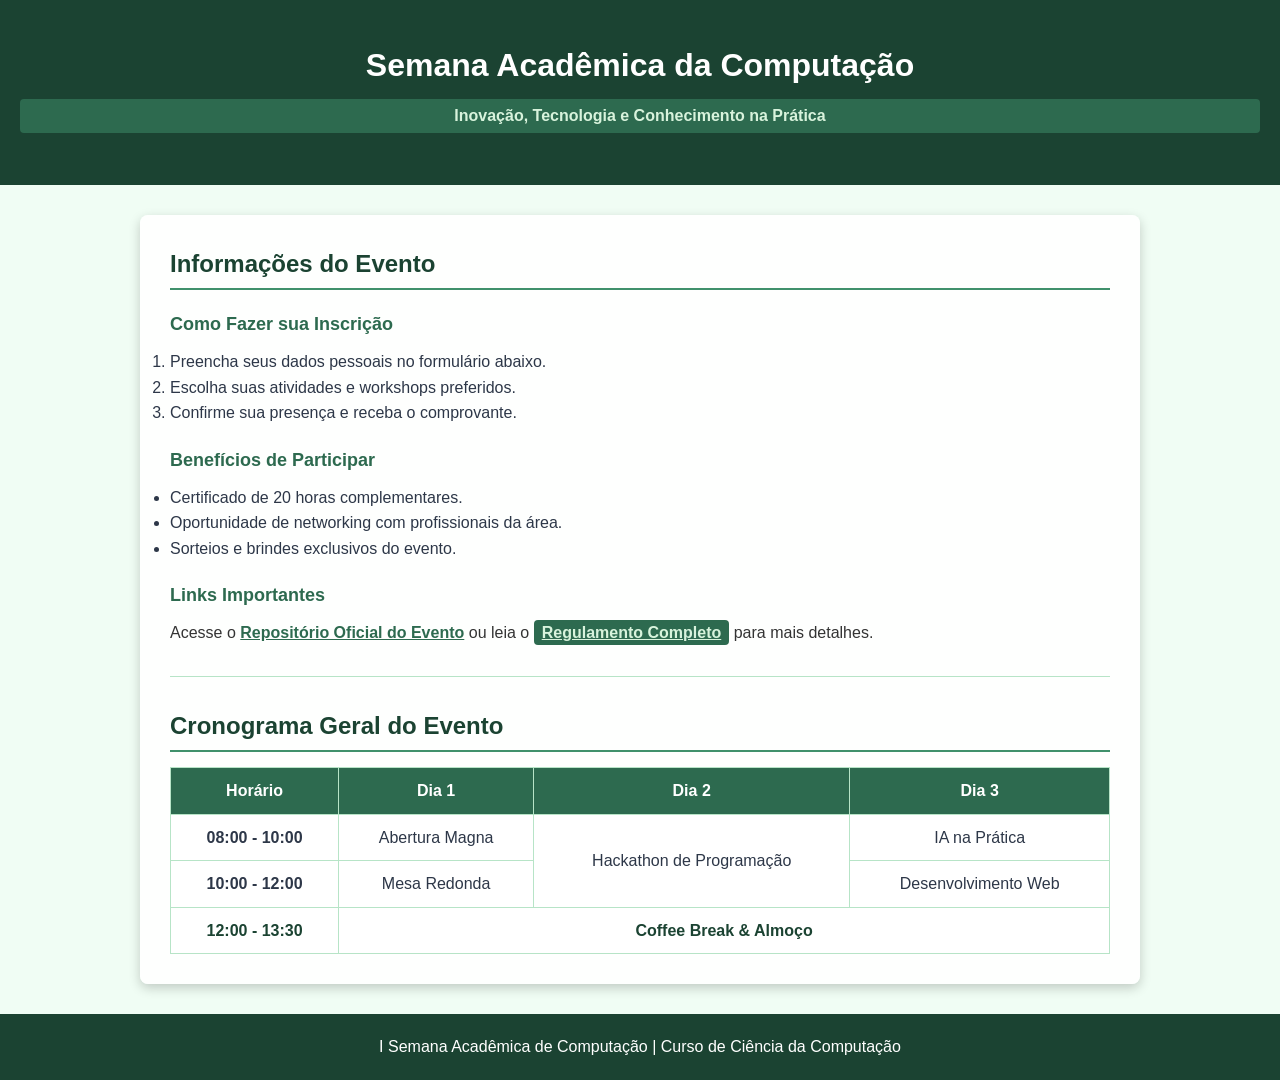
<file: pratica4.html>
<!DOCTYPE html>
<html lang="pt-BR">
<head>
    <meta charset="UTF-8">
    <meta name="viewport" content="width=device-width, initial-scale=1.0">
    <title>I Semana Acadêmica de Computação</title>
    <!-- Vinculação do CSS externo conforme solicitado (css/style.css) -->
    <link rel="stylesheet" href="CSS/pratica4.css">
</head>
<body>

    <!-- Seletor de ID: #principal -->
    <header id="principal">
        <h1>Semana Acadêmica da Computação</h1>
        <!-- Seletor de Classe: .destaque -->
        <p class="destaque">Inovação, Tecnologia e Conhecimento na Prática</p>
    </header>

    <main class="container">

        <!-- PARTE 1: Informações do Evento -->
        <section id="informacoes">
            <h2>Informações do Evento</h2>

            <h3>Como Fazer sua Inscrição</h3>
            <ol>
                <li>Preencha seus dados pessoais no formulário abaixo.</li>
                <li>Escolha suas atividades e workshops preferidos.</li>
                <li>Confirme sua presença e receba o comprovante.</li>
            </ol>

            <h3>Benefícios de Participar</h3>
            <ul>
                <li>Certificado de 20 horas complementares.</li>
                <li>Oportunidade de networking com profissionais da área.</li>
                <li>Sorteios e brindes exclusivos do evento.</li>
            </ul>

            <h3>Links Importantes</h3>
            <p>
                Acesse o <a href="https://github.com" target="_blank">Repositório Oficial do Evento</a> ou leia o 
                <a href="#regulamento" class="destaque">Regulamento Completo</a> para mais detalhes.
            </p>
        </section>

        <hr>

        <!-- PARTE 2: Cronograma -->
        <section id="cronograma">
            <h2>Cronograma Geral do Evento</h2>
            <table border="1">
                <thead>
                    <tr>
                        <th>Horário</th>
                        <th>Dia 1</th>
                        <th>Dia 2</th>
                        <th>Dia 3</th>
                    </tr>
                </thead>
                <tbody>
                    <tr>
                        <td><b>08:00 - 10:00</b></td>
                        <td>Abertura Magna</td>
                        <td rowspan="2">Hackathon de Programação</td>
                        <td>IA na Prática</td>
                    </tr>
                    <tr>
                        <td><b>10:00 - 12:00</b></td>
                        <td>Mesa Redonda</td>
                        <td>Desenvolvimento Web</td>
                    </tr>
                    <tr class="coffee-break">
                        <td><b>12:00 - 13:30</b></td>
                        <td colspan="3"><b>Coffee Break & Almoço</b></td>
                    </tr>
                </tbody>
            </table>
        </section>

    </main>

    <footer>
        <p>I Semana Acadêmica de Computação | Curso de Ciência da Computação</p>
    </footer>

</body>
</html>
</file>
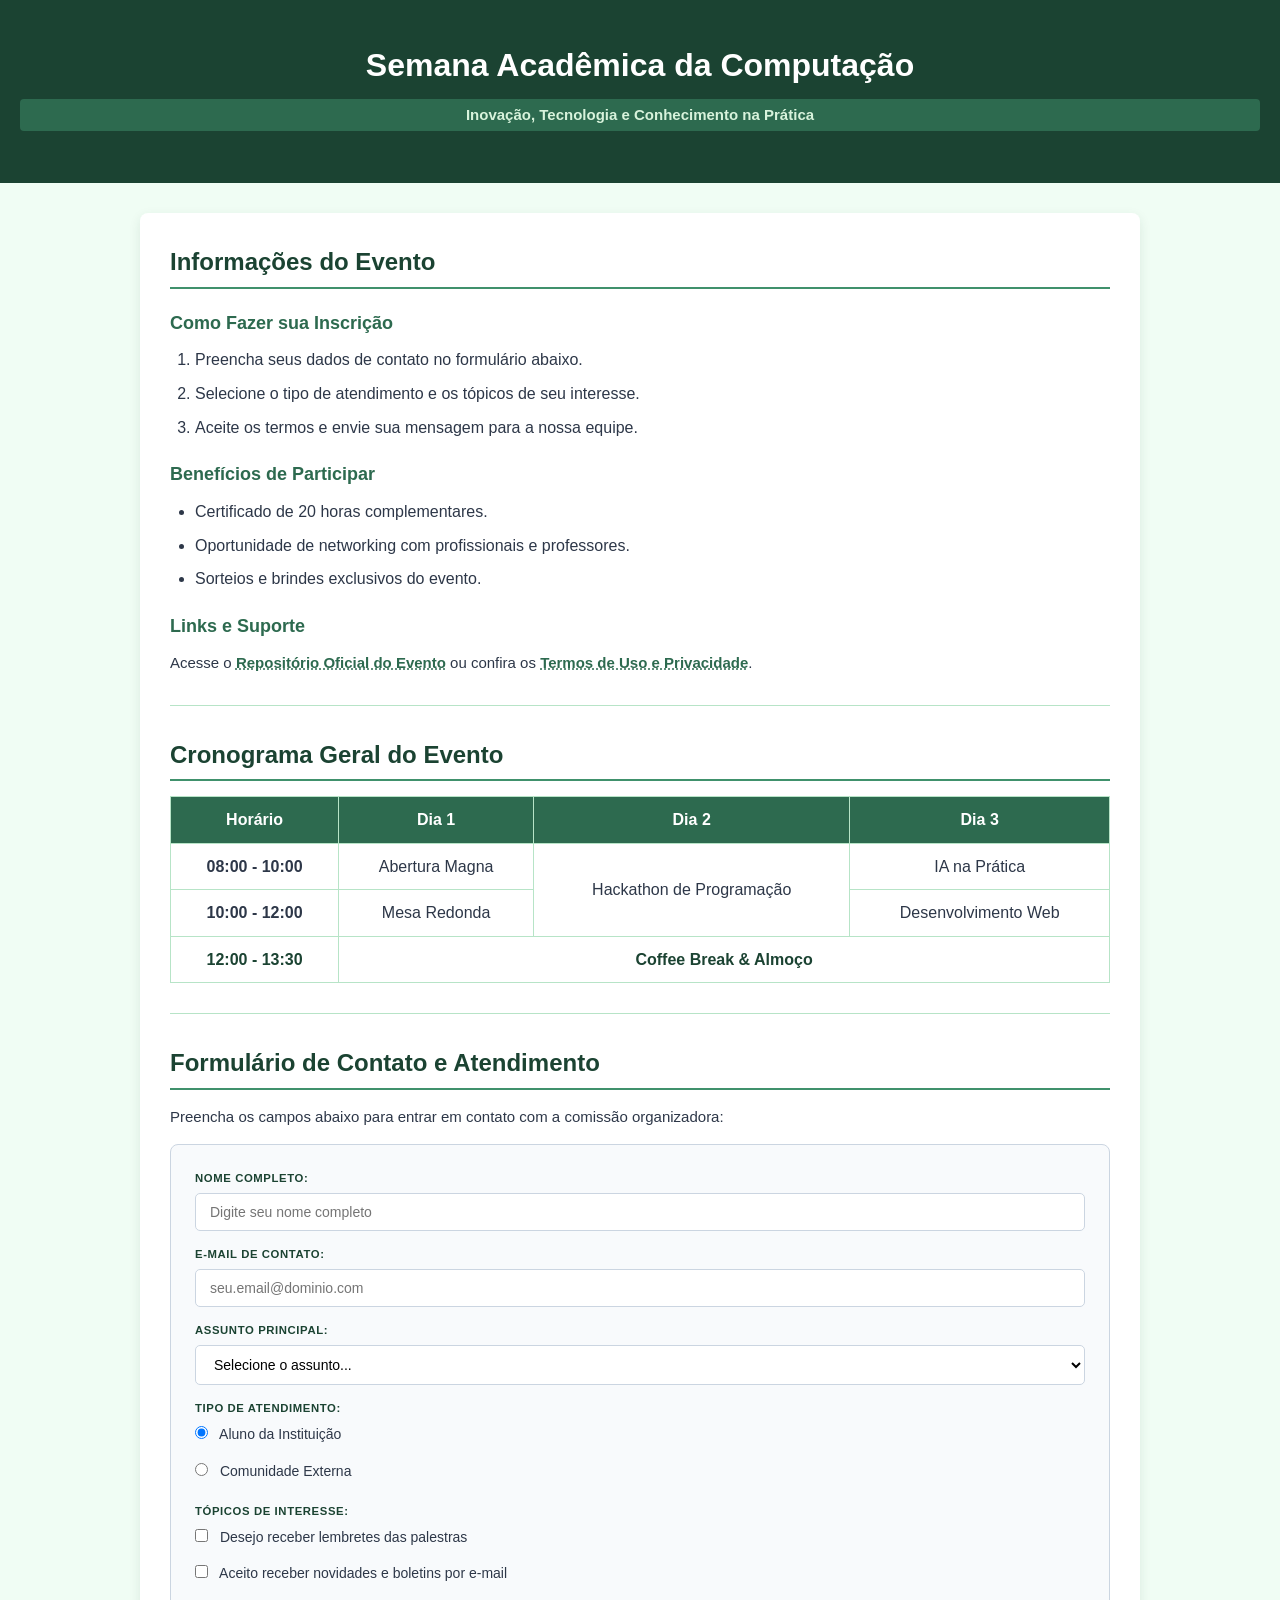
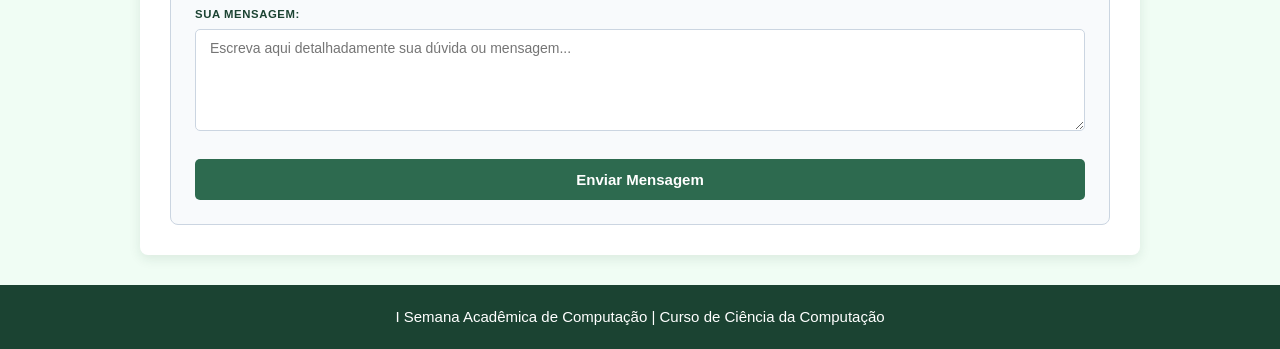
<file: pratica5.html>
<!DOCTYPE html>
<html lang="pt-BR">
<head>
    <meta charset="UTF-8">
    <meta name="viewport" content="width=device-width, initial-scale=1.0">
    <title>Contato - I Semana Acadêmica de Computação</title>
    <!-- Vinculação do CSS externo conforme enunciado (estilos.css) -->
    <link rel="stylesheet" href="CSS/pratica5.css">
</head>
<body>

    <!-- Cabeçalho Principal -->
    <header id="principal">
        <h1>Semana Acadêmica da Computação</h1>
        <p class="destaque">Inovação, Tecnologia e Conhecimento na Prática</p>
    </header>

    <main class="container">

        <!-- PARTE 1: Informações do Evento -->
        <section id="informacoes">
            <h2>Informações do Evento</h2>

            <h3>Como Fazer sua Inscrição</h3>
            <ol>
                <li>Preencha seus dados de contato no formulário abaixo.</li>
                <li>Selecione o tipo de atendimento e os tópicos de seu interesse.</li>
                <li>Aceite os termos e envie sua mensagem para a nossa equipe.</li>
            </ol>

            <h3>Benefícios de Participar</h3>
            <ul>
                <li>Certificado de 20 horas complementares.</li>
                <li>Oportunidade de networking com profissionais e professores.</li>
                <li>Sorteios e brindes exclusivos do evento.</li>
            </ul>

            <h3>Links e Suporte</h3>
            <p>
                Acesse o <a href="https://github.com" target="_blank" class="link-termo">Repositório Oficial do Evento</a> ou confira os 
                <a href="#termos" class="link-termo">Termos de Uso e Privacidade</a>.
            </p>
        </section>

        <hr>

        <!-- PARTE 2: Cronograma -->
        <section id="cronograma">
            <h2>Cronograma Geral do Evento</h2>
            <table>
                <thead>
                    <tr>
                        <th>Horário</th>
                        <th>Dia 1</th>
                        <th>Dia 2</th>
                        <th>Dia 3</th>
                    </tr>
                </thead>
                <tbody>
                    <tr>
                        <td><b>08:00 - 10:00</b></td>
                        <td>Abertura Magna</td>
                        <td rowspan="2">Hackathon de Programação</td>
                        <td>IA na Prática</td>
                    </tr>
                    <tr>
                        <td><b>10:00 - 12:00</b></td>
                        <td>Mesa Redonda</td>
                        <td>Desenvolvimento Web</td>
                    </tr>
                    <tr class="coffee-break">
                        <td><b>12:00 - 13:30</b></td>
                        <td colspan="3"><b>Coffee Break & Almoço</b></td>
                    </tr>
                </tbody>
            </table>
        </section>

        <hr>

        <!-- PARTE 3: Formulário de Contato Estruturado em Divs (Atividade Box Model) -->
        <section id="contato">
            <h2>Formulário de Contato e Atendimento</h2>
            <p>Preencha os campos abaixo para entrar em contato com a comissão organizadora:</p>

            <form action="#" method="POST" class="form-card">
                
                <!-- Campo 1: Nome Completo (Text) -->
                <div class="form-group">
                    <label for="nome">Nome Completo:</label>
                    <input type="text" id="nome" name="nome" placeholder="Digite seu nome completo" required>
                </div>

                <!-- Campo 2: E-mail (Email) -->
                <div class="form-group">
                    <label for="email">E-mail de Contato:</label>
                    <input type="email" id="email" name="email" placeholder="seu.email@dominio.com" required>
                </div>

                <!-- Campo 3: Seleção Suspensa (Select) -->
                <div class="form-group">
                    <label for="assunto">Assunto Principal:</label>
                    <select id="assunto" name="assunto" required>
                        <option value="" disabled selected>Selecione o assunto...</option>
                        <option value="duvidas">Dúvidas sobre Inscrições</option>
                        <option value="submissao">Submissão de Trabalhos</option>
                        <option value="patrocinio">Propostas de Patrocínio</option>
                        <option value="outro">Outros Assuntos</option>
                    </select>
                </div>

                <!-- Campo 4: Seleção Exclusiva (Radio) -->
                <div class="form-group">
                    <label>Tipo de Atendimento:</label>
                    <div class="options-group">
                        <label class="option-label">
                            <input type="radio" name="tipo_atendimento" value="aluno" checked> Aluno da Instituição
                        </label>
                        <label class="option-label">
                            <input type="radio" name="tipo_atendimento" value="externo"> Comunidade Externa
                        </label>
                    </div>
                </div>

                <!-- Campo 5: Múltipla Escolha (Checkbox) -->
                <div class="form-group">
                    <label>Tópicos de Interesse:</label>
                    <div class="options-group">
                        <label class="option-label">
                            <input type="checkbox" name="interesses" value="palestras"> Desejo receber lembretes das palestras
                        </label>
                        <label class="option-label">
                            <input type="checkbox" name="interesses" value="novidades"> Aceito receber novidades e boletins por e-mail
                        </label>
                    </div>
                </div>

                <!-- Campo 6: Área de Texto (Textarea) -->
                <div class="form-group">
                    <label for="mensagem">Sua Mensagem:</label>
                    <textarea id="mensagem" name="mensagem" rows="5" placeholder="Escreva aqui detalhadamente sua dúvida ou mensagem..." required></textarea>
                </div>

                <!-- Ações do Formulário / Botão -->
                <div class="actions">
                    <button type="submit" class="btn-submit">Enviar Mensagem</button>
                </div>

            </form>
        </section>

    </main>

    <!-- Rodapé -->
    <footer>
        <p>I Semana Acadêmica de Computação | Curso de Ciência da Computação</p>
    </footer>

</body>
</html>
</file>
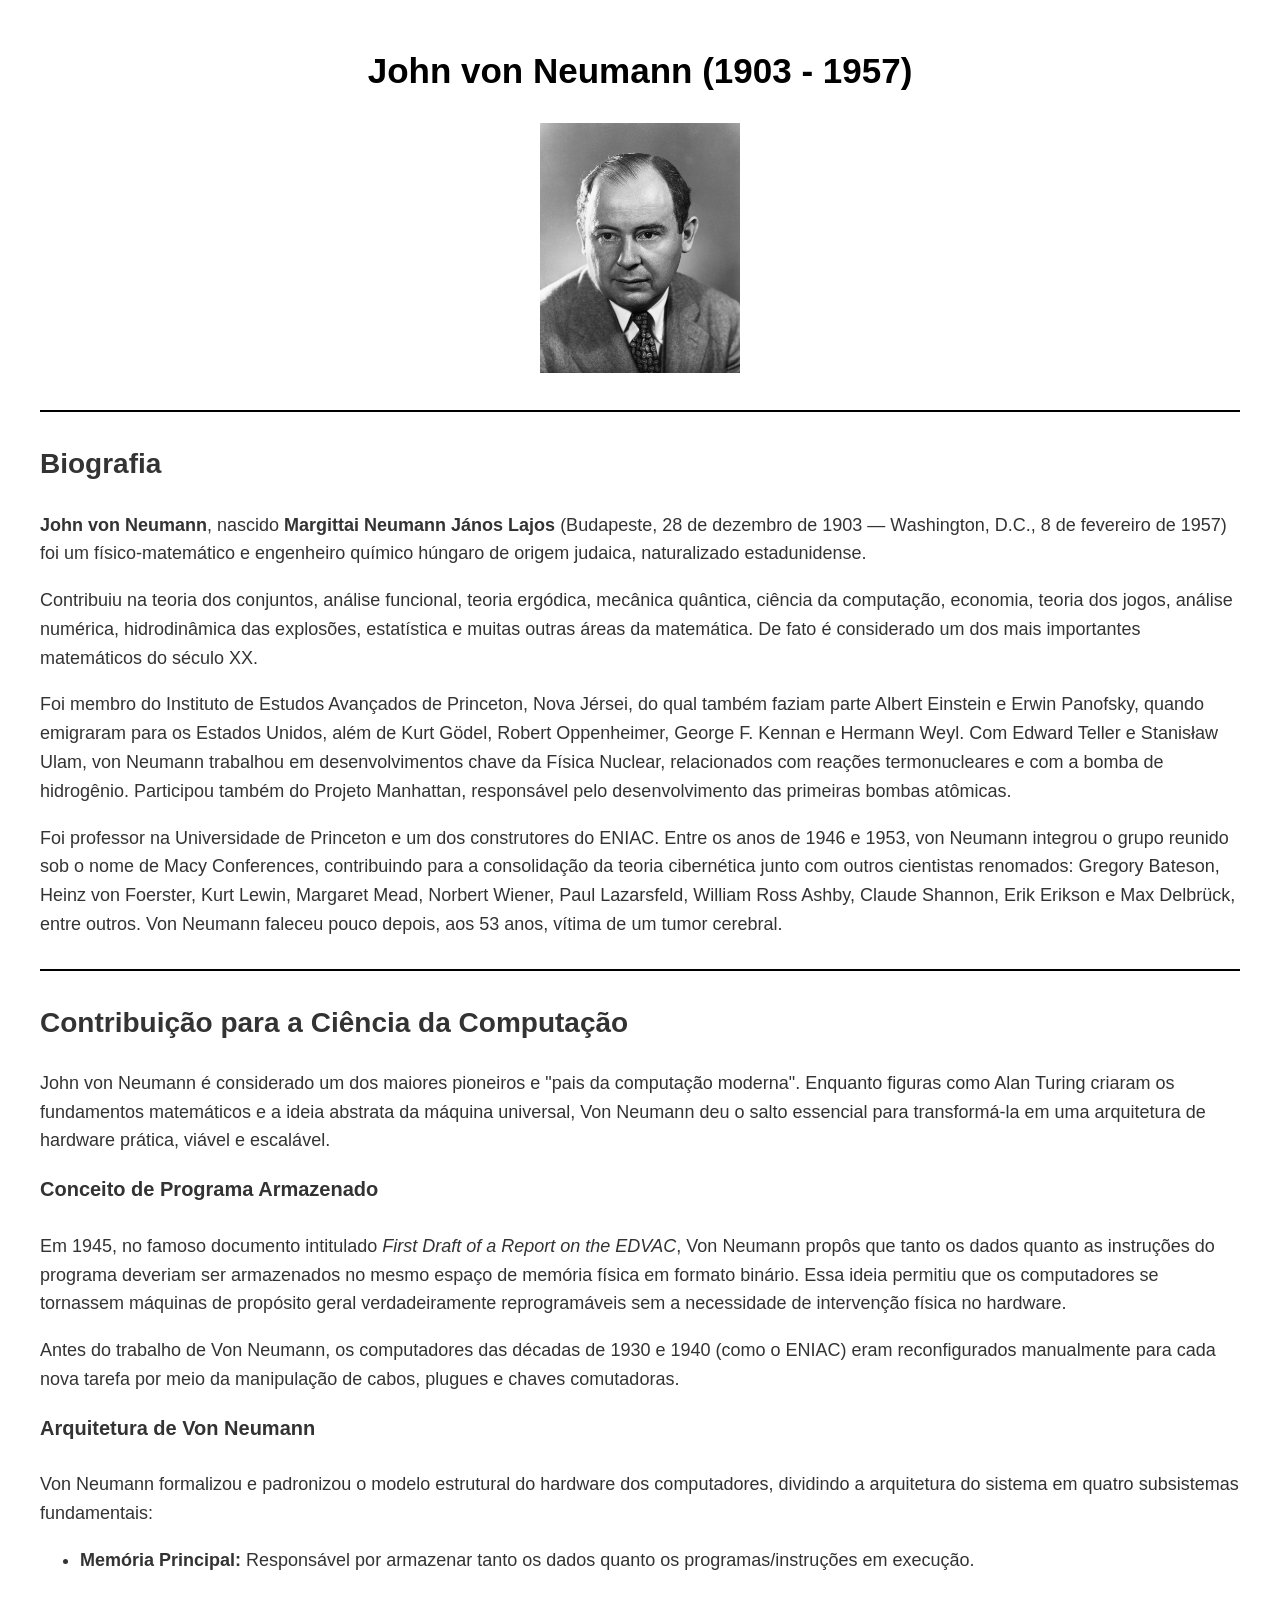
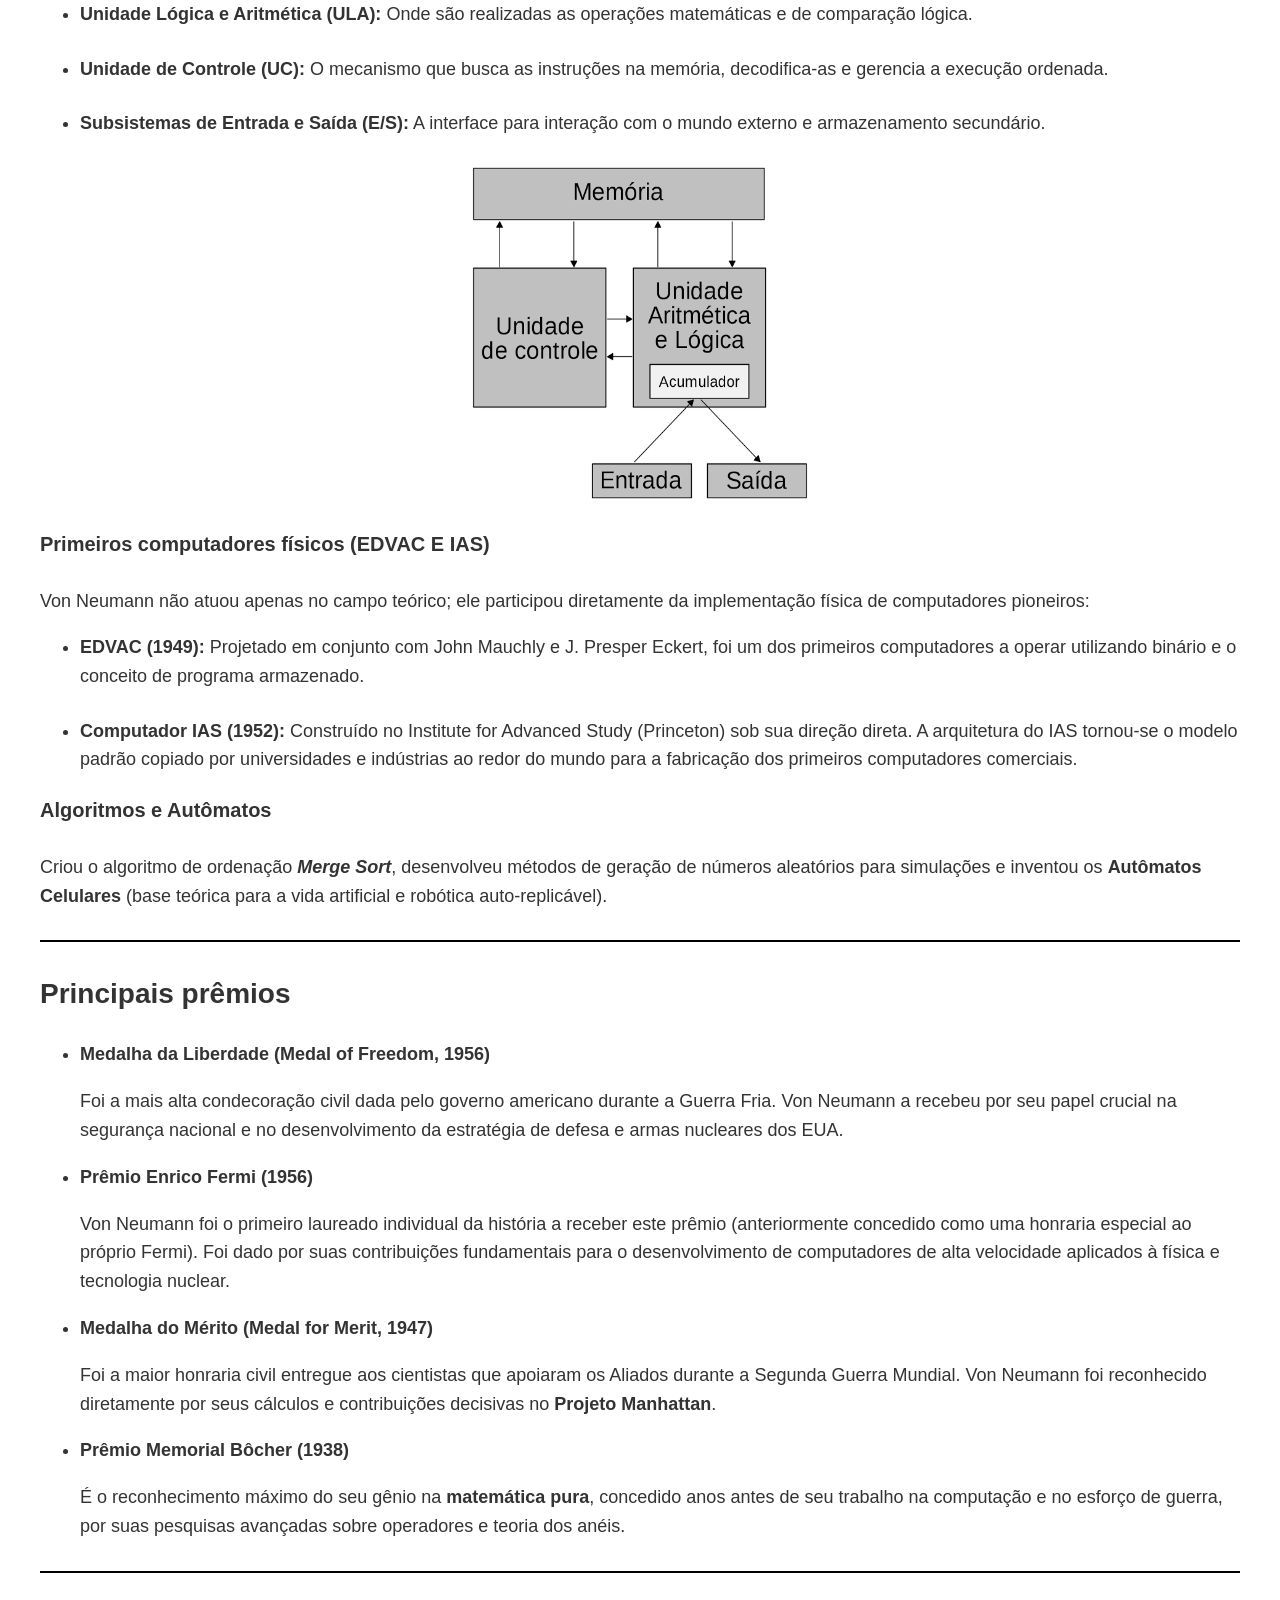
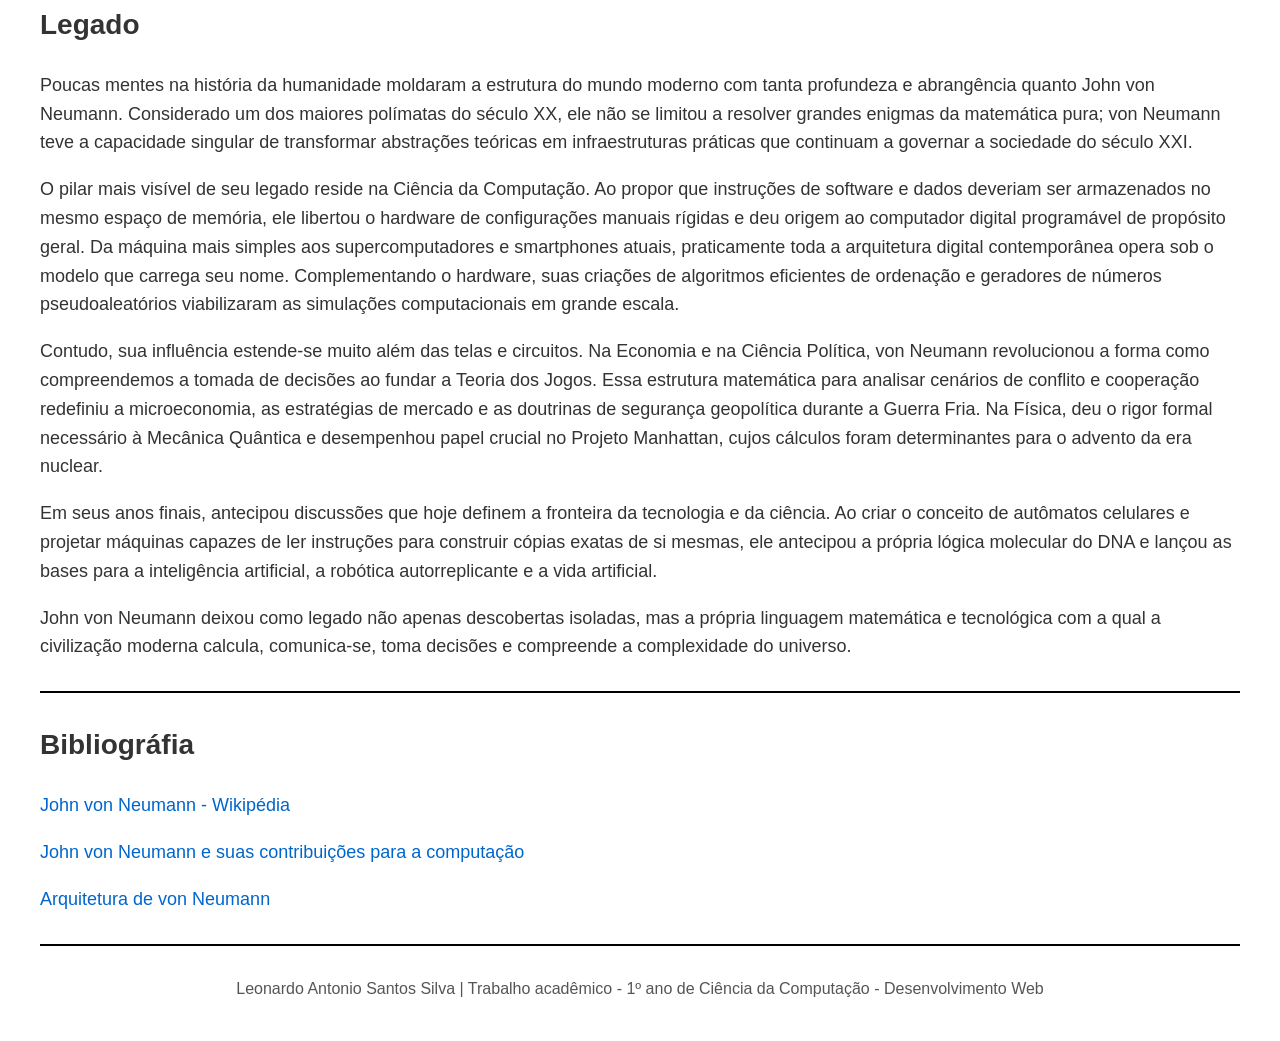
<file: Prática 1.html>
<!DOCTYPE html>
<html lang="pt-BR">
<head>

    <meta charset="UTF-8">
    <meta name="viewport" content="width=device-width, initial-scale=1.0">

    <link rel="stylesheet" href="CSS/Prática_1.css">

    <title>Prática 1 - John von Neumann</title>

</head>
<body>
    <h1>John von Neumann (1903 - 1957)</h1>
    
    <div class="flex-container">
        <a href="https://pt.wikipedia.org/wiki/John_von_Neumann" target="_blank">
            <img src="Imagens/John von Neumann.jpg" alt="Foto de John von Neumann" width="200" height="250">
        </a>
    </div>

    <hr>

    <h2>Biografia</h2>

    <p>
        <b>John von Neumann</b>, nascido <b>Margittai Neumann János Lajos</b> (Budapeste, 28 de dezembro de 1903 — Washington, D.C., 8 de fevereiro de 1957) foi um físico-matemático e engenheiro químico húngaro de origem judaica, naturalizado estadunidense.
    </p>

    <p>
        Contribuiu na teoria dos conjuntos, análise funcional, teoria ergódica, mecânica quântica, ciência da computação, economia, teoria dos jogos, análise numérica, hidrodinâmica das explosões, estatística e muitas outras áreas da matemática. De fato é considerado um dos mais importantes matemáticos do século XX.
    </p>

    <p>
        Foi membro do Instituto de Estudos Avançados de Princeton, Nova Jérsei, do qual também faziam parte Albert Einstein e Erwin Panofsky, quando emigraram para os Estados Unidos, além de Kurt Gödel, Robert Oppenheimer, George F. Kennan e Hermann Weyl. Com Edward Teller e Stanisław Ulam, von Neumann trabalhou em desenvolvimentos chave da Física Nuclear, relacionados com reações termonucleares e com a bomba de hidrogênio. Participou também do Projeto Manhattan, responsável pelo desenvolvimento das primeiras bombas atômicas.
    </p>

    <p>
        Foi professor na Universidade de Princeton e um dos construtores do ENIAC. Entre os anos de 1946 e 1953, von Neumann integrou o grupo reunido sob o nome de Macy Conferences, contribuindo para a consolidação da teoria cibernética junto com outros cientistas renomados: Gregory Bateson, Heinz von Foerster, Kurt Lewin, Margaret Mead, Norbert Wiener, Paul Lazarsfeld, William Ross Ashby, Claude Shannon, Erik Erikson e Max Delbrück, entre outros. Von Neumann faleceu pouco depois, aos 53 anos, vítima de um tumor cerebral.
    </p>

    <hr>
    
    <h2>Contribuição para a Ciência da Computação</h2>

    <p>
        John von Neumann é considerado um dos maiores pioneiros e "pais da computação moderna". Enquanto figuras como Alan Turing criaram os fundamentos matemáticos e a ideia abstrata da máquina universal, Von Neumann deu o salto essencial para transformá-la em uma arquitetura de hardware prática, viável e escalável.
    </p>

    <h4> Conceito de Programa Armazenado</h4>

    <p>
        Em 1945, no famoso documento intitulado <i>First Draft of a Report on the EDVAC</i>, Von Neumann propôs que tanto os dados quanto as instruções do programa deveriam ser armazenados no mesmo espaço de memória física em formato binário. Essa ideia permitiu que os computadores se tornassem máquinas de propósito geral verdadeiramente reprogramáveis sem a necessidade de intervenção física no hardware.
    </p>

    <p>
        Antes do trabalho de Von Neumann, os computadores das décadas de 1930 e 1940 (como o ENIAC) eram reconfigurados manualmente para cada nova tarefa por meio da manipulação de cabos, plugues e chaves comutadoras.
    </p>

    <h4> Arquitetura de Von Neumann</h4>

    <p>
        Von Neumann formalizou e padronizou o modelo estrutural do hardware dos computadores, dividindo a arquitetura do sistema em quatro subsistemas fundamentais:
    </p>

    <ul>

            <li><b>Memória Principal:</b> Responsável por armazenar tanto os dados quanto os programas/instruções em execução.</li>
            <br>
            <li><b>Unidade Lógica e Aritmética (ULA):</b> Onde são realizadas as operações matemáticas e de comparação lógica.</li>
            <br>
            <li><b>Unidade de Controle (UC):</b> O mecanismo que busca as instruções na memória, decodifica-as e gerencia a execução ordenada.</li>
            <br>
            <li><b>Subsistemas de Entrada e Saída (E/S):</b> A interface para interação com o mundo externo e armazenamento secundário.</li>

        </ul>

    <div class="flex-container">
        <img src="Imagens/images.png" alt="Diagrama da Arquitetura de Von Neumann" width="350" height="350">
    </div>

    <h4>Primeiros computadores físicos (EDVAC E IAS)</h4>

    <P>
        Von Neumann não atuou apenas no campo teórico; ele participou diretamente da implementação física de computadores pioneiros:
    </P>

    <ul type="disc">

            <li><b>EDVAC (1949):</b> Projetado em conjunto com John Mauchly e J. Presper Eckert, foi um dos primeiros computadores a operar utilizando binário e o conceito de programa armazenado.</li>
            <br>
            <li><b>Computador IAS (1952):</b> Construído no Institute for Advanced Study (Princeton) sob sua direção direta. A arquitetura do IAS tornou-se o modelo padrão copiado por universidades e indústrias ao redor do mundo para a fabricação dos primeiros computadores comerciais.</li>

    </ul>

    <h4> Algoritmos e Autômatos </h4>

    <p>
        Criou o algoritmo de ordenação <b><i>Merge Sort</i></b>, desenvolveu métodos de geração de números aleatórios para simulações e inventou os <b>Autômatos Celulares</b> (base teórica para a vida artificial e robótica auto-replicável).
    </p>

    <hr>

    <h2>Principais prêmios</h2>

    <ul type="disc">
        <li><b>Medalha da Liberdade (Medal of Freedom, 1956)</b></li>
        <p>
            Foi a mais alta condecoração civil dada pelo governo americano durante a Guerra Fria. Von Neumann a recebeu por seu papel crucial na segurança nacional e no desenvolvimento da estratégia de defesa e armas nucleares dos EUA.
        </p>

        <li><b>Prêmio Enrico Fermi (1956)</b></li>
        <p>
            Von Neumann foi o primeiro laureado individual da história a receber este prêmio (anteriormente concedido como uma honraria especial ao próprio Fermi). Foi dado por suas contribuições fundamentais para o desenvolvimento de computadores de alta velocidade aplicados à física e tecnologia nuclear.
        </p>

        <li><b>Medalha do Mérito (Medal for Merit, 1947)</b></li>
        <p>
            Foi a maior honraria civil entregue aos cientistas que apoiaram os Aliados durante a Segunda Guerra Mundial. Von Neumann foi reconhecido diretamente por seus cálculos e contribuições decisivas no <b>Projeto Manhattan</b>.
        </p>

        <li><b>Prêmio Memorial Bôcher (1938)</b></li>
        <p>
            É o reconhecimento máximo do seu gênio na <b>matemática pura</b>, concedido anos antes de seu trabalho na computação e no esforço de guerra, por suas pesquisas avançadas sobre operadores e teoria dos anéis.
        </p>

    </ul>

    <hr>

    <h2>
        Legado
    </h2>

    <p>
        Poucas mentes na história da humanidade moldaram a estrutura do mundo moderno com tanta profundeza e abrangência quanto John von Neumann. Considerado um dos maiores polímatas do século XX, ele não se limitou a resolver grandes enigmas da matemática pura; von Neumann teve a capacidade singular de transformar abstrações teóricas em infraestruturas práticas que continuam a governar a sociedade do século XXI.
    </p> 
    
    <p>
        O pilar mais visível de seu legado reside na Ciência da Computação. Ao propor que instruções de software e dados deveriam ser armazenados no mesmo espaço de memória, ele libertou o hardware de configurações manuais rígidas e deu origem ao computador digital programável de propósito geral. Da máquina mais simples aos supercomputadores e smartphones atuais, praticamente toda a arquitetura digital contemporânea opera sob o modelo que carrega seu nome. Complementando o hardware, suas criações de algoritmos eficientes de ordenação e geradores de números pseudoaleatórios viabilizaram as simulações computacionais em grande escala.
    </p>

    <p>
        Contudo, sua influência estende-se muito além das telas e circuitos. Na Economia e na Ciência Política, von Neumann revolucionou a forma como compreendemos a tomada de decisões ao fundar a Teoria dos Jogos. Essa estrutura matemática para analisar cenários de conflito e cooperação redefiniu a microeconomia, as estratégias de mercado e as doutrinas de segurança geopolítica durante a Guerra Fria. Na Física, deu o rigor formal necessário à Mecânica Quântica e desempenhou papel crucial no Projeto Manhattan, cujos cálculos foram determinantes para o advento da era nuclear.
    </p>

    <p>
        Em seus anos finais, antecipou discussões que hoje definem a fronteira da tecnologia e da ciência. Ao criar o conceito de autômatos celulares e projetar máquinas capazes de ler instruções para construir cópias exatas de si mesmas, ele antecipou a própria lógica molecular do DNA e lançou as bases para a inteligência artificial, a robótica autorreplicante e a vida artificial.
    </p>

    <p>
        John von Neumann deixou como legado não apenas descobertas isoladas, mas a própria linguagem matemática e tecnológica com a qual a civilização moderna calcula, comunica-se, toma decisões e compreende a complexidade do universo.
    </p>

    <hr>

    <h2>
        Bibliográfia
    </h2>

    <p>
        <a href="https://pt.wikipedia.org/wiki/John_von_Neumann" target="_blank">John von Neumann - Wikipédia</a>
    </p>

    <p>
        <a href="https://www.dio.me/articles/john-von-neumann-e-suas-contribuicoes-para-a-computacao-fa497936130d" target="_blank">John von Neumann e suas contribuições para a computação</a>
    </p>

    <p>
        <a href="https://embarcados.com.br/arquitetura-de-john-von-neumann/">Arquitetura de von Neumann</a>
    </p>

    <hr>

    <footer>
        <small>Leonardo Antonio Santos Silva | Trabalho acadêmico - 1º ano de Ciência da Computação - Desenvolvimento Web</small>
    </footer>

</body>
</html>
</file>
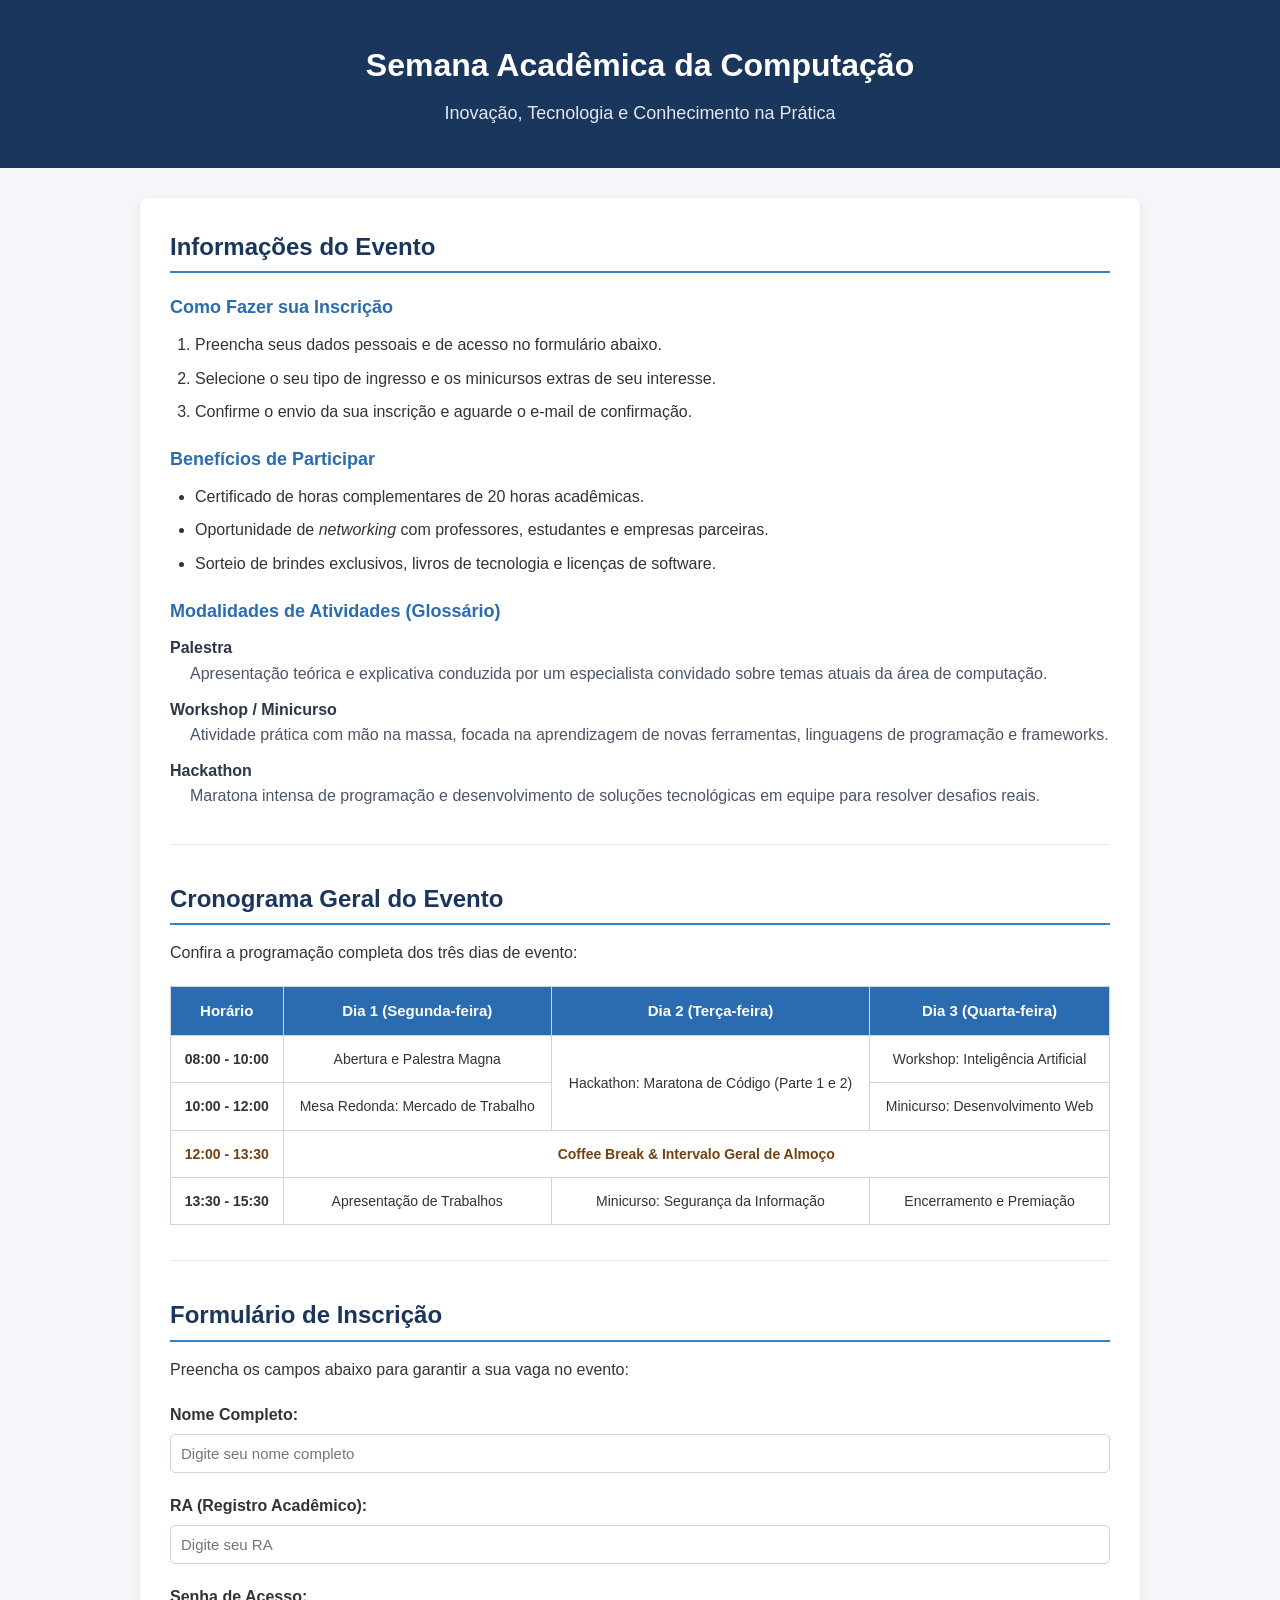
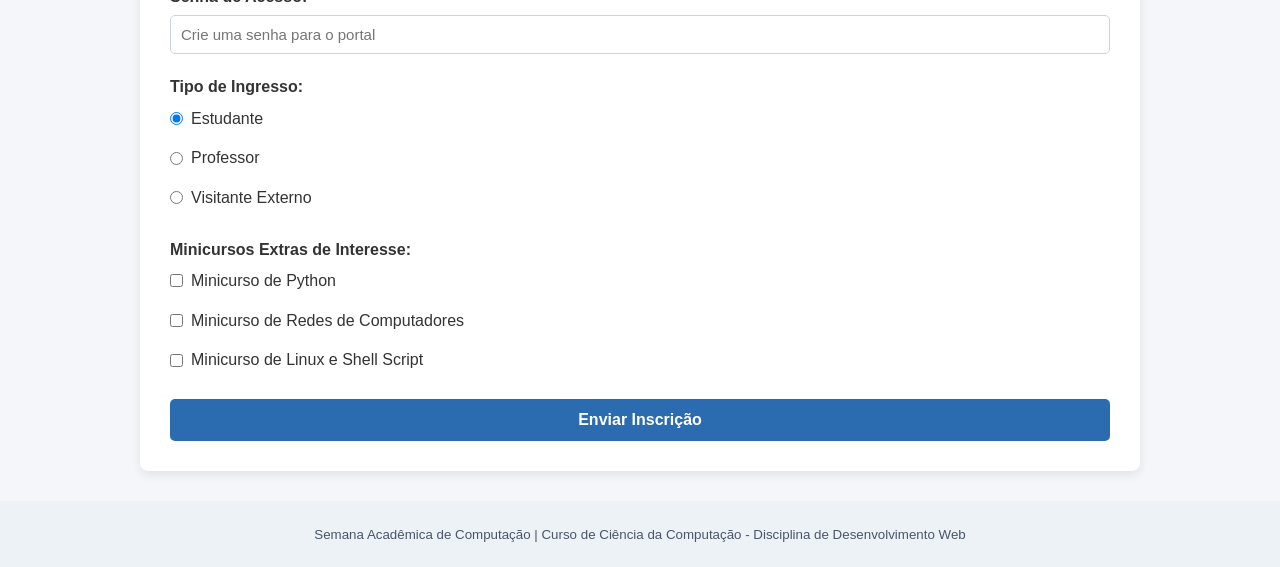
<file: Prática 2.html>
<!DOCTYPE html>
<html lang="pt-BR">
<head>
    <meta charset="UTF-8">
    <meta name="viewport" content="width=device-width, initial-scale=1.0">
    <title>I Semana Acadêmica de Computação</title>
    <link rel="stylesheet" href="CSS/Prática_2.css">
</head>
<body>

    <!-- Cabeçalho Principal -->
    <header>
        <h1>Semana Acadêmica da Computação</h1>
        <p>Inovação, Tecnologia e Conhecimento na Prática</p>
    </header>

    <main class="container">

        <!-- PARTE 1: Informações do Evento (Listas) -->
        <section id="informacoes">
            <h2>Informações do Evento</h2>

            <!-- Lista Ordenada: Passo a Passo da Inscrição -->
            <h3>Como Fazer sua Inscrição</h3>
            <ol>
                <li>Preencha seus dados pessoais e de acesso no formulário abaixo.</li>
                <li>Selecione o seu tipo de ingresso e os minicursos extras de seu interesse.</li>
                <li>Confirme o envio da sua inscrição e aguarde o e-mail de confirmação.</li>
            </ol>

            <!-- Lista Não Ordenada: Benefícios -->
            <h3>Benefícios de Participar</h3>
            <ul>
                <li>Certificado de horas complementares de 20 horas acadêmicas.</li>
                <li>Oportunidade de <i>networking</i> com professores, estudantes e empresas parceiras.</li>
                <li>Sorteio de brindes exclusivos, livros de tecnologia e licenças de software.</li>
            </ul>

            <!-- Lista de Definição: Glossário das Modalidades -->
            <h3>Modalidades de Atividades (Glossário)</h3>
            <dl>
                <dt><b>Palestra</b></dt>
                <dd>Apresentação teórica e explicativa conduzida por um especialista convidado sobre temas atuais da área de computação.</dd>

                <dt><b>Workshop / Minicurso</b></dt>
                <dd>Atividade prática com mão na massa, focada na aprendizagem de novas ferramentas, linguagens de programação e frameworks.</dd>

                <dt><b>Hackathon</b></dt>
                <dd>Maratona intensa de programação e desenvolvimento de soluções tecnológicas em equipe para resolver desafios reais.</dd>
            </dl>
        </section>

        <hr>

        <!-- PARTE 2: Cronograma (Tabelas) -->
        <section id="cronograma">
            <h2>Cronograma Geral do Evento</h2>
            <p>Confira a programação completa dos três dias de evento:</p>

            <table border="1">
                <thead>
                    <tr>
                        <th>Horário</th>
                        <th>Dia 1 (Segunda-feira)</th>
                        <th>Dia 2 (Terça-feira)</th>
                        <th>Dia 3 (Quarta-feira)</th>
                    </tr>
                </thead>
                <tbody>
                    <tr>
                        <td><b>08:00 - 10:00</b></td>
                        <td>Abertura e Palestra Magna</td>
                        <!-- Uso de rowspan: Atividade que dura dois horários seguidos -->
                        <td rowspan="2">Hackathon: Maratona de Código (Parte 1 e 2)</td>
                        <td>Workshop: Inteligência Artificial</td>
                    </tr>
                    <tr>
                        <td><b>10:00 - 12:00</b></td>
                        <td>Mesa Redonda: Mercado de Trabalho</td>
                        <td>Minicurso: Desenvolvimento Web</td>
                    </tr>
                    <!-- Uso de colspan: Linha de Coffee Break mesclando todos os dias -->
                    <tr class="coffee-break">
                        <td><b>12:00 - 13:30</b></td>
                        <td colspan="3"><b>Coffee Break & Intervalo Geral de Almoço</b></td>
                    </tr>
                    <tr>
                        <td><b>13:30 - 15:30</b></td>
                        <td>Apresentação de Trabalhos</td>
                        <td>Minicurso: Segurança da Informação</td>
                        <td>Encerramento e Premiação</td>
                    </tr>
                </tbody>
            </table>
        </section>

        <hr>

        <!-- PARTE 3: Formulário de Inscrição (Inputs Iniciais) -->
        <section id="inscricao">
            <h2>Formulário de Inscrição</h2>
            <p>Preencha os campos abaixo para garantir a sua vaga no evento:</p>

            <form action="#" method="POST">
                
                <!-- Campos de Texto e Senha -->
                <div class="form-group">
                    <label for="nome">Nome Completo:</label>
                    <input type="text" id="nome" name="nome" placeholder="Digite seu nome completo" required>
                </div>

                <div class="form-group">
                    <label for="ra">RA (Registro Acadêmico):</label>
                    <input type="text" id="ra" name="ra" placeholder="Digite seu RA" required>
                </div>

                <div class="form-group">
                    <label for="senha">Senha de Acesso:</label>
                    <input type="password" id="senha" name="senha" placeholder="Crie uma senha para o portal" required>
                </div>

                <!-- Botões de Rádio (Seleção Única) -->
                <div class="form-group">
                    <label><b>Tipo de Ingresso:</b></label>
                    <div class="options-group">
                        <label><input type="radio" name="tipo_ingresso" value="estudante" checked> Estudante</label>
                        <label><input type="radio" name="tipo_ingresso" value="professor"> Professor</label>
                        <label><input type="radio" name="tipo_ingresso" value="visitante"> Visitante Externo</label>
                    </div>
                </div>

                <!-- Caixas de Seleção (Múltipla Escolha) -->
                <div class="form-group">
                    <label><b>Minicursos Extras de Interesse:</b></label>
                    <div class="options-group">
                        <label><input type="checkbox" name="minicursos" value="python"> Minicurso de Python</label>
                        <label><input type="checkbox" name="minicursos" value="redes"> Minicurso de Redes de Computadores</label>
                        <label><input type="checkbox" name="minicursos" value="linux"> Minicurso de Linux e Shell Script</label>
                    </div>
                </div>

                <button type="submit" class="btn-submit">Enviar Inscrição</button>

            </form>
        </section>

    </main>

    <!-- Rodapé -->
    <footer>
        <small>Semana Acadêmica de Computação | Curso de Ciência da Computação - Disciplina de Desenvolvimento Web</small>
    </footer>

</body>
</html>
</file>
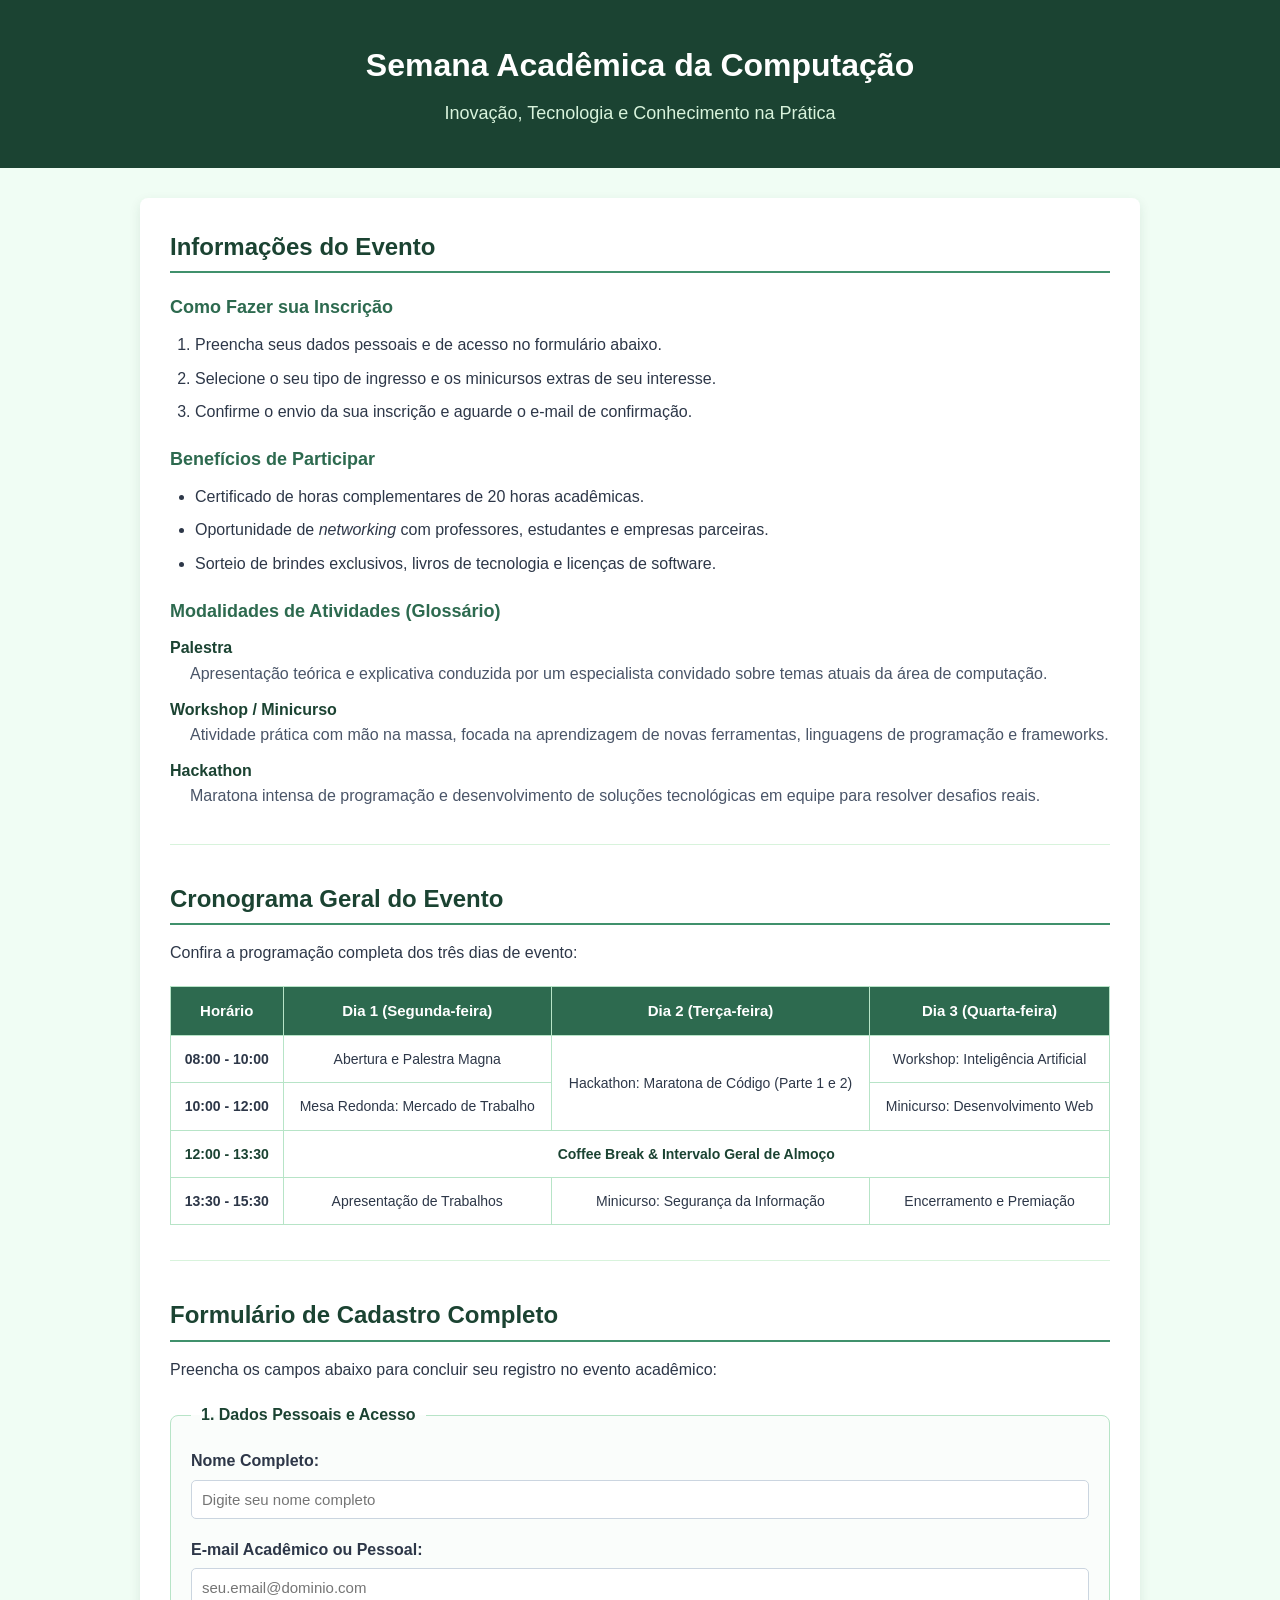
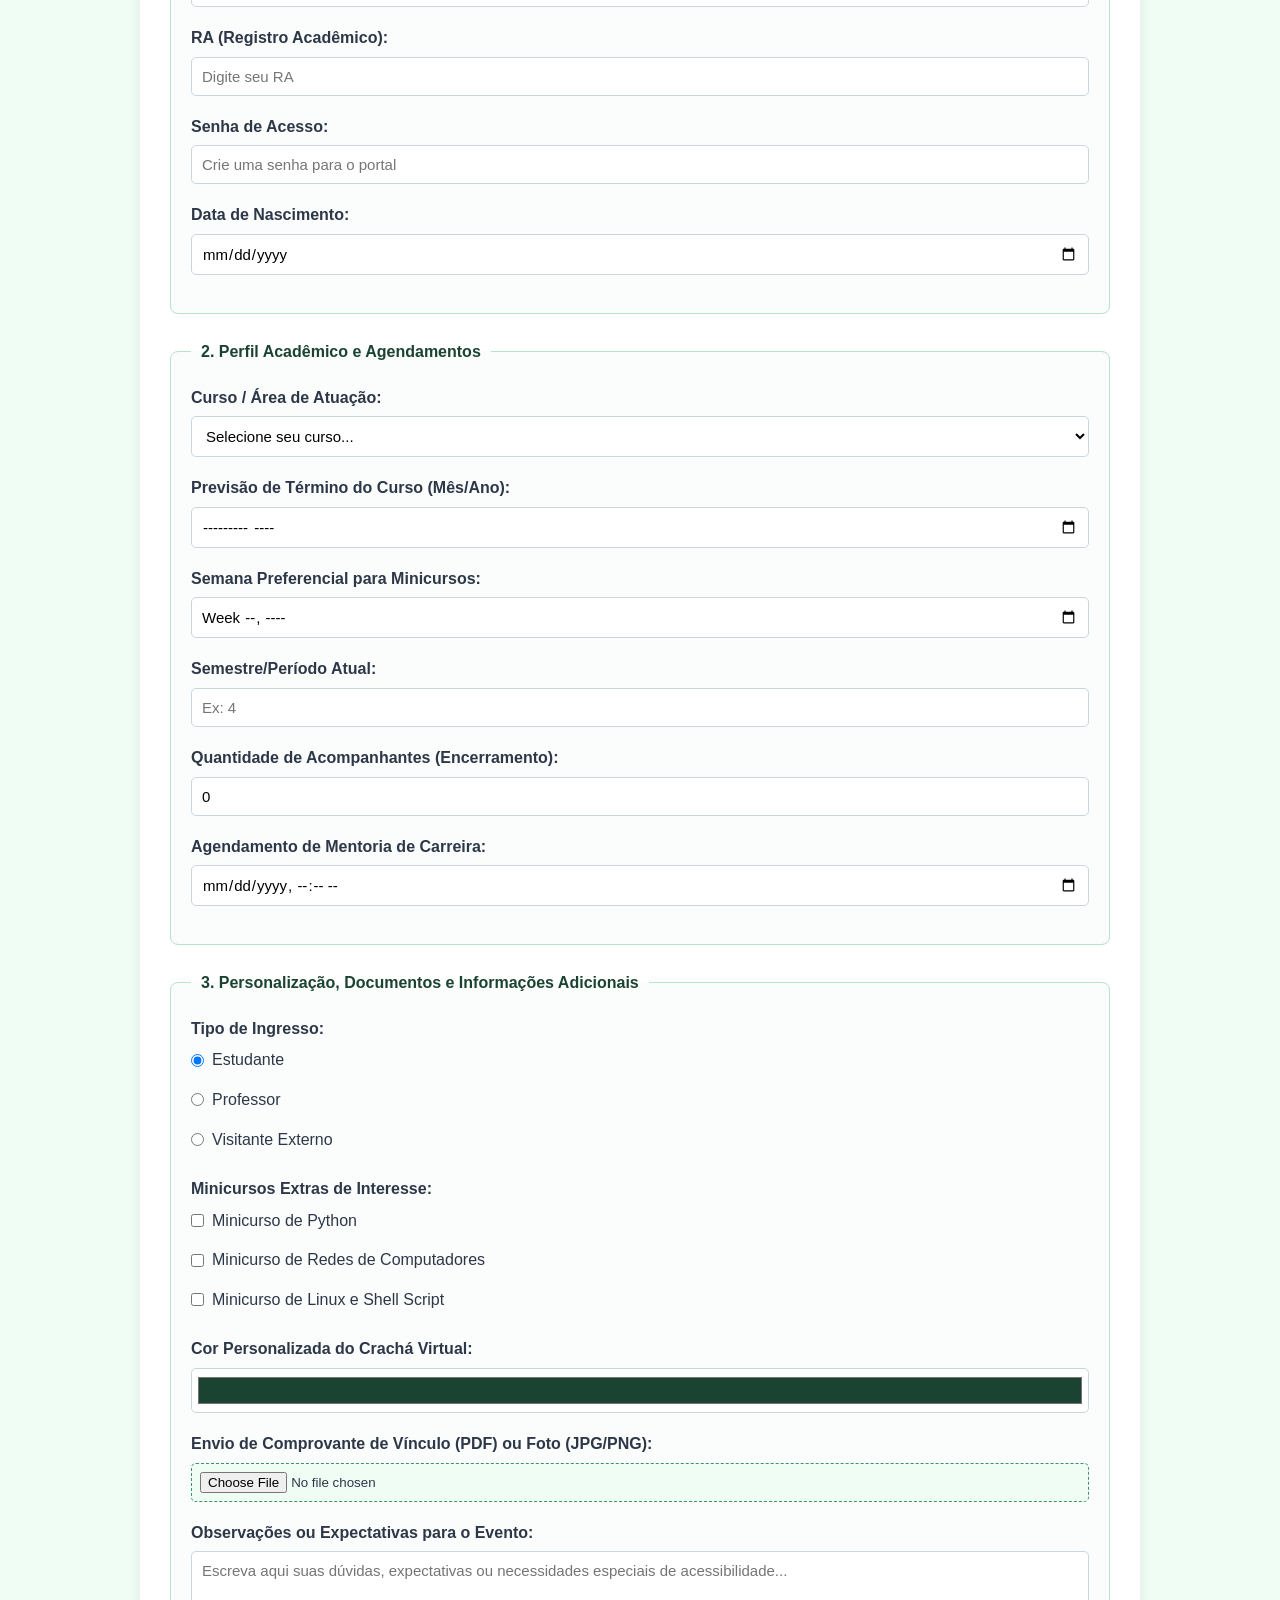
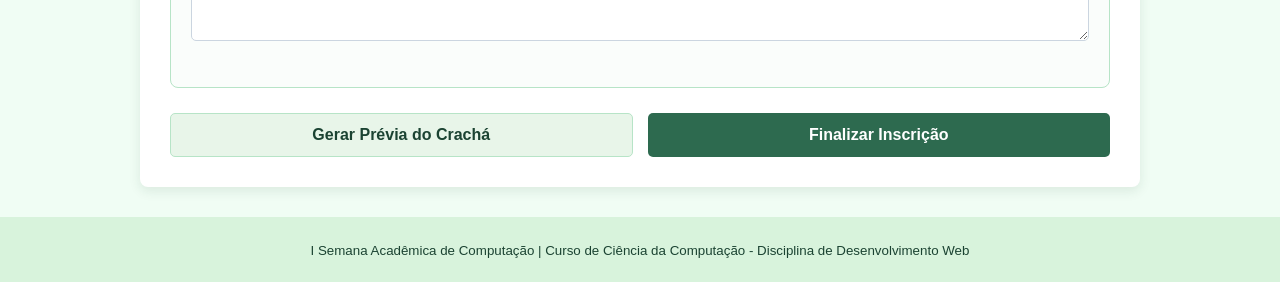
<file: Prática_3.html>
<!DOCTYPE html>
<html lang="pt-BR">
<head>
    <meta charset="UTF-8">
    <meta name="viewport" content="width=device-width, initial-scale=1.0">
    <title>I Semana Acadêmica de Computação - Inscrição Avançada</title>
    <link rel="stylesheet" href="CSS/Prática_3.css">
</head>
<body>

    <!-- Cabeçalho Principal -->
    <header>
        <h1>Semana Acadêmica da Computação</h1>
        <p>Inovação, Tecnologia e Conhecimento na Prática</p>
    </header>

    <main class="container">

        <!-- PARTE 1: Informações do Evento (Listas) -->
        <section id="informacoes">
            <h2>Informações do Evento</h2>

            <!-- Lista Ordenada: Passo a Passo da Inscrição -->
            <h3>Como Fazer sua Inscrição</h3>
            <ol>
                <li>Preencha seus dados pessoais e de acesso no formulário abaixo.</li>
                <li>Selecione o seu tipo de ingresso e os minicursos extras de seu interesse.</li>
                <li>Confirme o envio da sua inscrição e aguarde o e-mail de confirmação.</li>
            </ol>

            <!-- Lista Não Ordenada: Benefícios -->
            <h3>Benefícios de Participar</h3>
            <ul>
                <li>Certificado de horas complementares de 20 horas acadêmicas.</li>
                <li>Oportunidade de <i>networking</i> com professores, estudantes e empresas parceiras.</li>
                <li>Sorteio de brindes exclusivos, livros de tecnologia e licenças de software.</li>
            </ul>

            <!-- Lista de Definição: Glossário das Modalidades -->
            <h3>Modalidades de Atividades (Glossário)</h3>
            <dl>
                <dt><b>Palestra</b></dt>
                <dd>Apresentação teórica e explicativa conduzida por um especialista convidado sobre temas atuais da área de computação.</dd>

                <dt><b>Workshop / Minicurso</b></dt>
                <dd>Atividade prática com mão na massa, focada na aprendizagem de novas ferramentas, linguagens de programação e frameworks.</dd>

                <dt><b>Hackathon</b></dt>
                <dd>Maratona intensa de programação e desenvolvimento de soluções tecnológicas em equipe para resolver desafios reais.</dd>
            </dl>
        </section>

        <hr>

        <!-- PARTE 2: Cronograma (Tabelas) -->
        <section id="cronograma">
            <h2>Cronograma Geral do Evento</h2>
            <p>Confira a programação completa dos três dias de evento:</p>

            <table border="1">
                <thead>
                    <tr>
                        <th>Horário</th>
                        <th>Dia 1 (Segunda-feira)</th>
                        <th>Dia 2 (Terça-feira)</th>
                        <th>Dia 3 (Quarta-feira)</th>
                    </tr>
                </thead>
                <tbody>
                    <tr>
                        <td><b>08:00 - 10:00</b></td>
                        <td>Abertura e Palestra Magna</td>
                        <!-- Uso de rowspan: Atividade que dura dois horários seguidos -->
                        <td rowspan="2">Hackathon: Maratona de Código (Parte 1 e 2)</td>
                        <td>Workshop: Inteligência Artificial</td>
                    </tr>
                    <tr>
                        <td><b>10:00 - 12:00</b></td>
                        <td>Mesa Redonda: Mercado de Trabalho</td>
                        <td>Minicurso: Desenvolvimento Web</td>
                    </tr>
                    <!-- Uso de colspan: Linha de Coffee Break mesclando todos os dias -->
                    <tr class="coffee-break">
                        <td><b>12:00 - 13:30</b></td>
                        <td colspan="3"><b>Coffee Break & Intervalo Geral de Almoço</b></td>
                    </tr>
                    <tr>
                        <td><b>13:30 - 15:30</b></td>
                        <td>Apresentação de Trabalhos</td>
                        <td>Minicurso: Segurança da Informação</td>
                        <td>Encerramento e Premiação</td>
                    </tr>
                </tbody>
            </table>
        </section>

        <hr>

        <!-- PARTE 3: Formulário de Inscrição Avançado (Desafio Prático de Laboratório) -->
        <section id="inscricao">
            <h2>Formulário de Cadastro Completo</h2>
            <p>Preencha os campos abaixo para concluir seu registro no evento acadêmico:</p>

            <form action="#" method="POST">
                
                <!-- Requisito: Estruturação com <fieldset> e <legend> (Grupo 1) -->
                <fieldset>
                    <legend>1. Dados Pessoais e Acesso</legend>

                    <!-- Input type="text" -->
                    <div class="form-group">
                        <label for="nome">Nome Completo:</label>
                        <input type="text" id="nome" name="nome" placeholder="Digite seu nome completo" required>
                    </div>

                    <!-- Input type="email" -->
                    <div class="form-group">
                        <label for="email">E-mail Acadêmico ou Pessoal:</label>
                        <input type="email" id="email" name="email" placeholder="seu.email@dominio.com" required>
                    </div>

                    <!-- Input type="text" para RA -->
                    <div class="form-group">
                        <label for="ra">RA (Registro Acadêmico):</label>
                        <input type="text" id="ra" name="ra" placeholder="Digite seu RA" required>
                    </div>

                    <!-- Input type="password" -->
                    <div class="form-group">
                        <label for="senha">Senha de Acesso:</label>
                        <input type="password" id="senha" name="senha" placeholder="Crie uma senha para o portal" required minlength="6">
                    </div>

                    <!-- Input type="date" -->
                    <div class="form-group">
                        <label for="nascimento">Data de Nascimento:</label>
                        <input type="date" id="nascimento" name="nascimento" required>
                    </div>
                </fieldset>

                <!-- Requisito: Estruturação com <fieldset> e <legend> (Grupo 2) -->
                <fieldset>
                    <legend>2. Perfil Acadêmico e Agendamentos</legend>

                    <!-- Requisito: Elemento <select> agrupado com <optgroup> -->
                    <div class="form-group">
                        <label for="curso">Curso / Área de Atuação:</label>
                        <select id="curso" name="curso" required>
                            <option value="" disabled selected>Selecione seu curso...</option>
                            <optgroup label="Graduação em Computação">
                                <option value="cc">Ciência da Computação</option>
                                <option value="si">Sistemas de Informação</option>
                                <option value="es">Engenharia de Software</option>
                                <option value="ads">Análise e Des. de Sistemas</option>
                            </optgroup>
                            <optgroup label="Outras Áreas / Externo">
                                <option value="eng_outras">Outras Engenharias</option>
                                <option value="outros">Outros Cursos</option>
                            </optgroup>
                        </select>
                    </div>

                    <!-- Input type="month" -->
                    <div class="form-group">
                        <label for="formatura">Previsão de Término do Curso (Mês/Ano):</label>
                        <input type="month" id="formatura" name="formatura">
                    </div>

                    <!-- Input type="week" -->
                    <div class="form-group">
                        <label for="semana_minicursos">Semana Preferencial para Minicursos:</label>
                        <input type="week" id="semana_minicursos" name="semana_minicursos">
                    </div>

                    <!-- Input type="number" -->
                    <div class="form-group">
                        <label for="periodo">Semestre/Período Atual:</label>
                        <input type="number" id="periodo" name="periodo" min="1" max="12" placeholder="Ex: 4">
                    </div>

                    <!-- Input type="number" -->
                    <div class="form-group">
                        <label for="acompanhantes">Quantidade de Acompanhantes (Encerramento):</label>
                        <input type="number" id="acompanhantes" name="acompanhantes" min="0" max="5" value="0">
                    </div>

                    <!-- Input type="datetime-local" -->
                    <div class="form-group">
                        <label for="mentoria">Agendamento de Mentoria de Carreira:</label>
                        <input type="datetime-local" id="mentoria" name="mentoria">
                    </div>
                </fieldset>

                <!-- Requisito: Estruturação com <fieldset> e <legend> (Grupo 3) -->
                <fieldset>
                    <legend>3. Personalização, Documentos e Informações Adicionais</legend>

                    <!-- Input type="radio" -->
                    <div class="form-group">
                        <label><b>Tipo de Ingresso:</b></label>
                        <div class="options-group">
                            <label><input type="radio" name="tipo_ingresso" value="estudante" checked> Estudante</label>
                            <label><input type="radio" name="tipo_ingresso" value="professor"> Professor</label>
                            <label><input type="radio" name="tipo_ingresso" value="visitante"> Visitante Externo</label>
                        </div>
                    </div>

                    <!-- Input type="checkbox" -->
                    <div class="form-group">
                        <label><b>Minicursos Extras de Interesse:</b></label>
                        <div class="options-group">
                            <label><input type="checkbox" name="minicursos" value="python"> Minicurso de Python</label>
                            <label><input type="checkbox" name="minicursos" value="redes"> Minicurso de Redes de Computadores</label>
                            <label><input type="checkbox" name="minicursos" value="linux"> Minicurso de Linux e Shell Script</label>
                        </div>
                    </div>

                    <!-- Input type="color" -->
                    <div class="form-group">
                        <label for="cor_cracha">Cor Personalizada do Crachá Virtual:</label>
                        <input type="color" id="cor_cracha" name="cor_cracha" value="#1b4332">
                    </div>

                    <!-- Input type="file" -->
                    <div class="form-group">
                        <label for="comprovante">Envio de Comprovante de Vínculo (PDF) ou Foto (JPG/PNG):</label>
                        <input type="file" id="comprovante" name="comprovante" accept=".pdf, .png, .jpg, .jpeg">
                    </div>

                    <!-- Requisito: Campo <textarea> -->
                    <div class="form-group">
                        <label for="observacoes">Observações ou Expectativas para o Evento:</label>
                        <textarea id="observacoes" name="observacoes" rows="4" placeholder="Escreva aqui suas dúvidas, expectativas ou necessidades especiais de acessibilidade..."></textarea>
                    </div>
                </fieldset>

                <!-- Botões de Ação -->
                <div class="button-group">
                    <button type="button" class="btn-secondary">Gerar Prévia do Crachá</button>
                    <button type="submit" class="btn-submit">Finalizar Inscrição</button>
                </div>

            </form>
        </section>

    </main>

    <!-- Rodapé -->
    <footer>
        <small>I Semana Acadêmica de Computação | Curso de Ciência da Computação - Disciplina de Desenvolvimento Web</small>
    </footer>

</body>
</html>
</file>
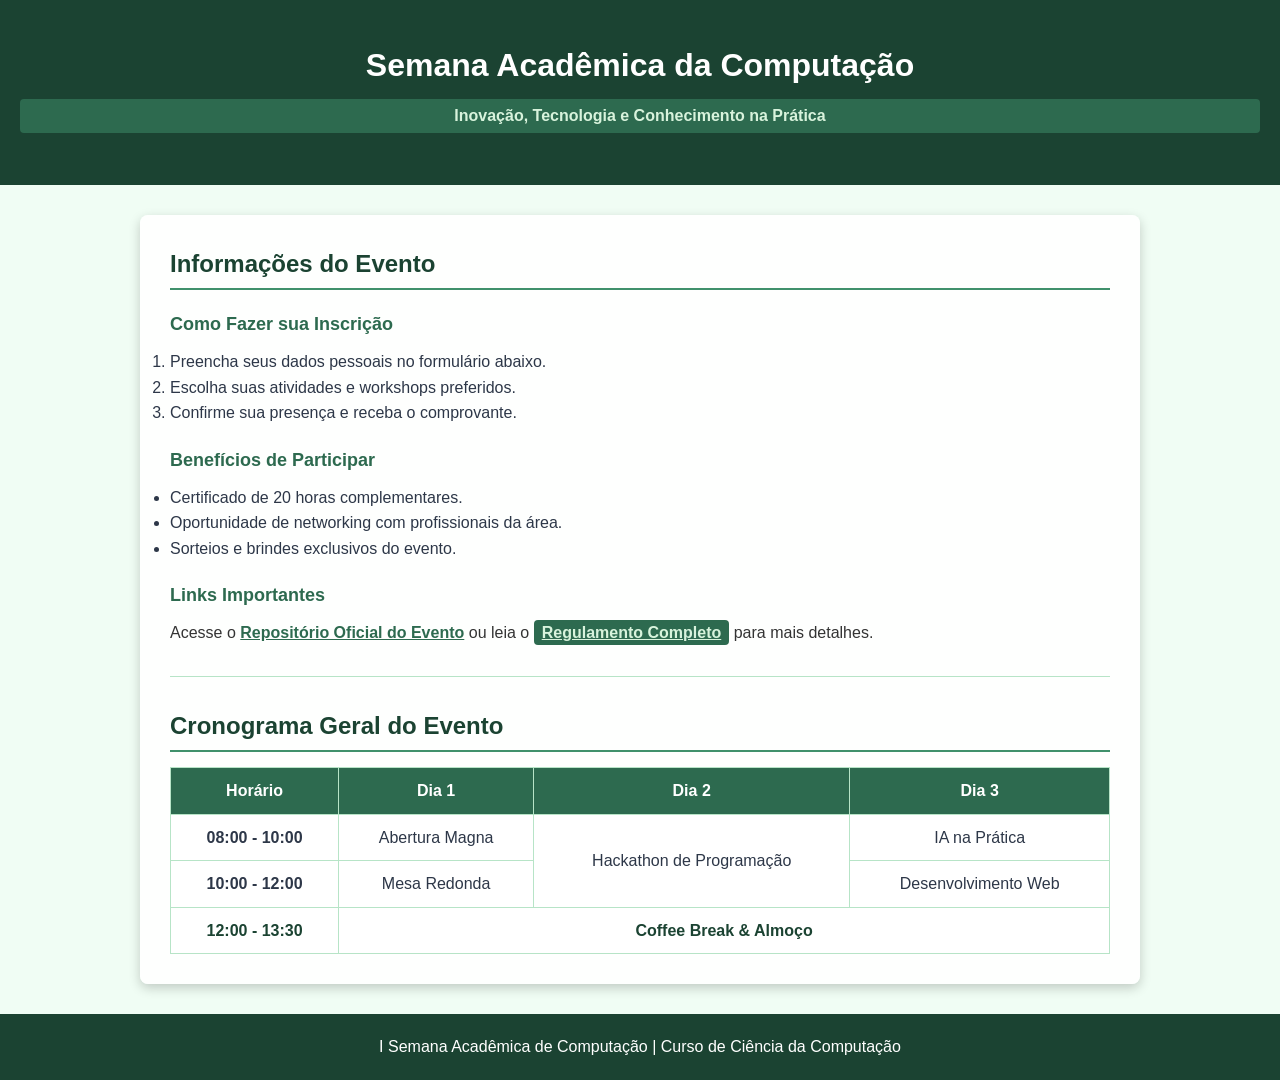
<file: Prática_4.html>
<!DOCTYPE html>
<html lang="pt-BR">
<head>
    <meta charset="UTF-8">
    <meta name="viewport" content="width=device-width, initial-scale=1.0">
    <title>I Semana Acadêmica de Computação</title>
    <!-- Vinculação do CSS externo conforme solicitado (css/style.css) -->
    <link rel="stylesheet" href="CSS/Prática_4.css">
</head>
<body>

    <!-- Seletor de ID: #principal -->
    <header id="principal">
        <h1>Semana Acadêmica da Computação</h1>
        <!-- Seletor de Classe: .destaque -->
        <p class="destaque">Inovação, Tecnologia e Conhecimento na Prática</p>
    </header>

    <main class="container">

        <!-- PARTE 1: Informações do Evento -->
        <section id="informacoes">
            <h2>Informações do Evento</h2>

            <h3>Como Fazer sua Inscrição</h3>
            <ol>
                <li>Preencha seus dados pessoais no formulário abaixo.</li>
                <li>Escolha suas atividades e workshops preferidos.</li>
                <li>Confirme sua presença e receba o comprovante.</li>
            </ol>

            <h3>Benefícios de Participar</h3>
            <ul>
                <li>Certificado de 20 horas complementares.</li>
                <li>Oportunidade de networking com profissionais da área.</li>
                <li>Sorteios e brindes exclusivos do evento.</li>
            </ul>

            <h3>Links Importantes</h3>
            <p>
                Acesse o <a href="https://github.com" target="_blank">Repositório Oficial do Evento</a> ou leia o 
                <a href="#regulamento" class="destaque">Regulamento Completo</a> para mais detalhes.
            </p>
        </section>

        <hr>

        <!-- PARTE 2: Cronograma -->
        <section id="cronograma">
            <h2>Cronograma Geral do Evento</h2>
            <table border="1">
                <thead>
                    <tr>
                        <th>Horário</th>
                        <th>Dia 1</th>
                        <th>Dia 2</th>
                        <th>Dia 3</th>
                    </tr>
                </thead>
                <tbody>
                    <tr>
                        <td><b>08:00 - 10:00</b></td>
                        <td>Abertura Magna</td>
                        <td rowspan="2">Hackathon de Programação</td>
                        <td>IA na Prática</td>
                    </tr>
                    <tr>
                        <td><b>10:00 - 12:00</b></td>
                        <td>Mesa Redonda</td>
                        <td>Desenvolvimento Web</td>
                    </tr>
                    <tr class="coffee-break">
                        <td><b>12:00 - 13:30</b></td>
                        <td colspan="3"><b>Coffee Break & Almoço</b></td>
                    </tr>
                </tbody>
            </table>
        </section>

    </main>

    <footer>
        <p>I Semana Acadêmica de Computação | Curso de Ciência da Computação</p>
    </footer>

</body>
</html>
</file>
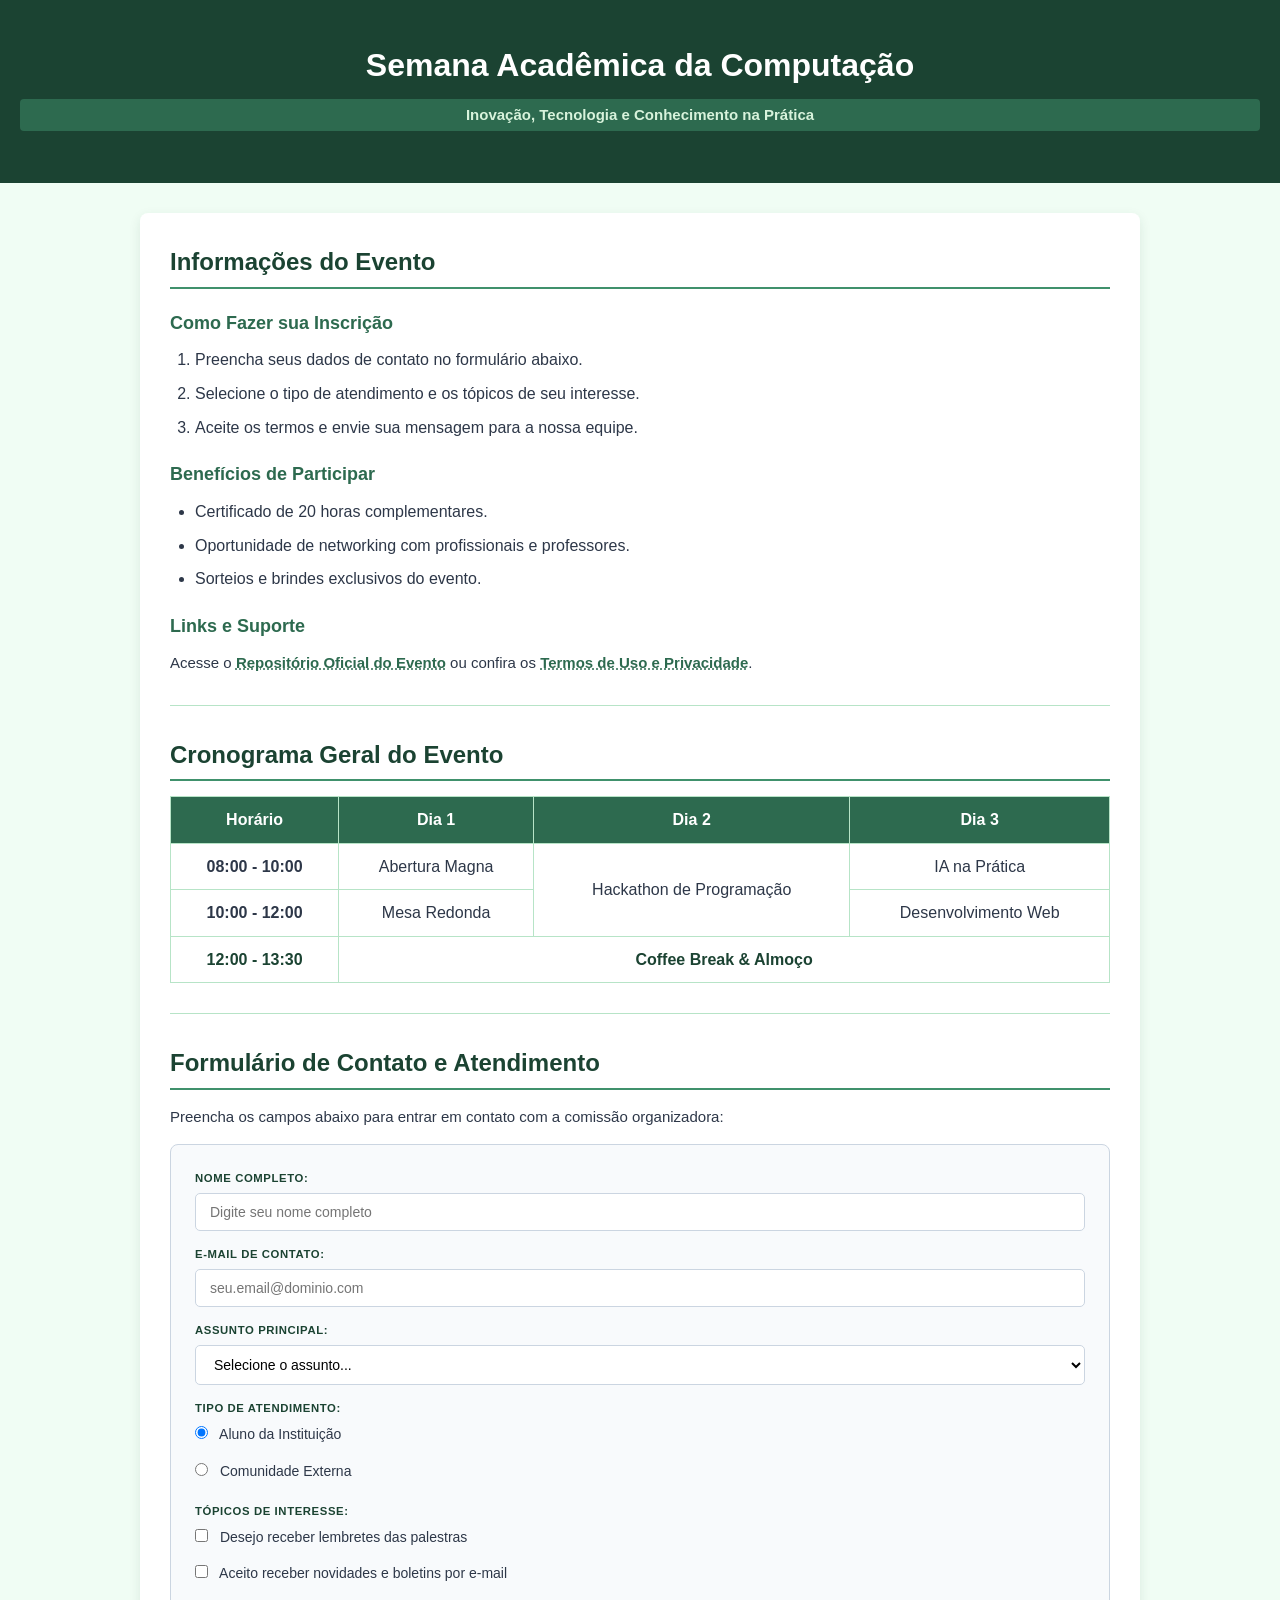
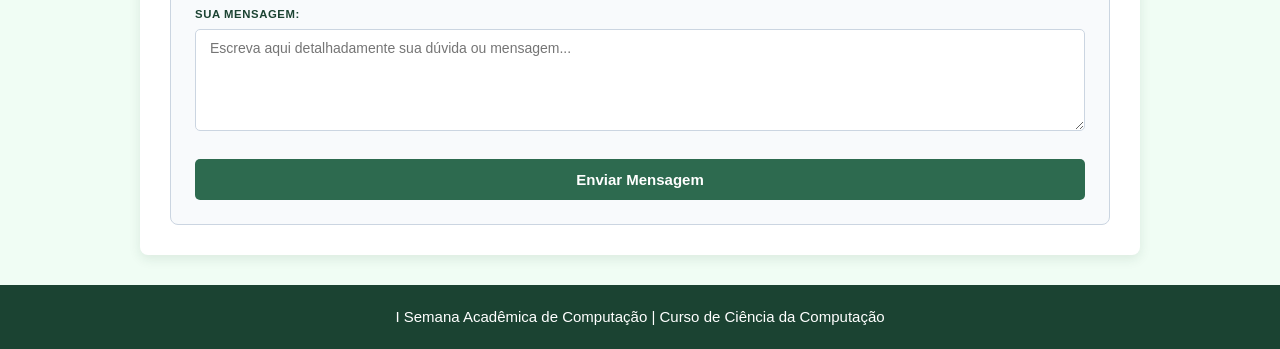
<file: Prática_6.html>
<!DOCTYPE html>
<html lang="pt-BR">
<head>
    <meta charset="UTF-8">
    <meta name="viewport" content="width=device-width, initial-scale=1.0">
    <title>Contato - I Semana Acadêmica de Computação</title>
    <!-- Vinculação do CSS externo conforme enunciado (estilos.css) -->
    <link rel="stylesheet" href="CSS/Prática_6.css">
</head>
<body>

    <!-- Cabeçalho Principal -->
    <header id="principal">
        <h1>Semana Acadêmica da Computação</h1>
        <p class="destaque">Inovação, Tecnologia e Conhecimento na Prática</p>
    </header>

    <main class="container">

        <!-- PARTE 1: Informações do Evento -->
        <section id="informacoes">
            <h2>Informações do Evento</h2>

            <h3>Como Fazer sua Inscrição</h3>
            <ol>
                <li>Preencha seus dados de contato no formulário abaixo.</li>
                <li>Selecione o tipo de atendimento e os tópicos de seu interesse.</li>
                <li>Aceite os termos e envie sua mensagem para a nossa equipe.</li>
            </ol>

            <h3>Benefícios de Participar</h3>
            <ul>
                <li>Certificado de 20 horas complementares.</li>
                <li>Oportunidade de networking com profissionais e professores.</li>
                <li>Sorteios e brindes exclusivos do evento.</li>
            </ul>

            <h3>Links e Suporte</h3>
            <p>
                Acesse o <a href="https://github.com" target="_blank" class="link-termo">Repositório Oficial do Evento</a> ou confira os 
                <a href="#termos" class="link-termo">Termos de Uso e Privacidade</a>.
            </p>
        </section>

        <hr>

        <!-- PARTE 2: Cronograma -->
        <section id="cronograma">
            <h2>Cronograma Geral do Evento</h2>
            <table>
                <thead>
                    <tr>
                        <th>Horário</th>
                        <th>Dia 1</th>
                        <th>Dia 2</th>
                        <th>Dia 3</th>
                    </tr>
                </thead>
                <tbody>
                    <tr>
                        <td><b>08:00 - 10:00</b></td>
                        <td>Abertura Magna</td>
                        <td rowspan="2">Hackathon de Programação</td>
                        <td>IA na Prática</td>
                    </tr>
                    <tr>
                        <td><b>10:00 - 12:00</b></td>
                        <td>Mesa Redonda</td>
                        <td>Desenvolvimento Web</td>
                    </tr>
                    <tr class="coffee-break">
                        <td><b>12:00 - 13:30</b></td>
                        <td colspan="3"><b>Coffee Break & Almoço</b></td>
                    </tr>
                </tbody>
            </table>
        </section>

        <hr>

        <!-- PARTE 3: Formulário de Contato Estruturado em Divs (Atividade Box Model) -->
        <section id="contato">
            <h2>Formulário de Contato e Atendimento</h2>
            <p>Preencha os campos abaixo para entrar em contato com a comissão organizadora:</p>

            <form action="#" method="POST" class="form-card">
                
                <!-- Campo 1: Nome Completo (Text) -->
                <div class="form-group">
                    <label for="nome">Nome Completo:</label>
                    <input type="text" id="nome" name="nome" placeholder="Digite seu nome completo" required>
                </div>

                <!-- Campo 2: E-mail (Email) -->
                <div class="form-group">
                    <label for="email">E-mail de Contato:</label>
                    <input type="email" id="email" name="email" placeholder="seu.email@dominio.com" required>
                </div>

                <!-- Campo 3: Seleção Suspensa (Select) -->
                <div class="form-group">
                    <label for="assunto">Assunto Principal:</label>
                    <select id="assunto" name="assunto" required>
                        <option value="" disabled selected>Selecione o assunto...</option>
                        <option value="duvidas">Dúvidas sobre Inscrições</option>
                        <option value="submissao">Submissão de Trabalhos</option>
                        <option value="patrocinio">Propostas de Patrocínio</option>
                        <option value="outro">Outros Assuntos</option>
                    </select>
                </div>

                <!-- Campo 4: Seleção Exclusiva (Radio) -->
                <div class="form-group">
                    <label>Tipo de Atendimento:</label>
                    <div class="options-group">
                        <label class="option-label">
                            <input type="radio" name="tipo_atendimento" value="aluno" checked> Aluno da Instituição
                        </label>
                        <label class="option-label">
                            <input type="radio" name="tipo_atendimento" value="externo"> Comunidade Externa
                        </label>
                    </div>
                </div>

                <!-- Campo 5: Múltipla Escolha (Checkbox) -->
                <div class="form-group">
                    <label>Tópicos de Interesse:</label>
                    <div class="options-group">
                        <label class="option-label">
                            <input type="checkbox" name="interesses" value="palestras"> Desejo receber lembretes das palestras
                        </label>
                        <label class="option-label">
                            <input type="checkbox" name="interesses" value="novidades"> Aceito receber novidades e boletins por e-mail
                        </label>
                    </div>
                </div>

                <!-- Campo 6: Área de Texto (Textarea) -->
                <div class="form-group">
                    <label for="mensagem">Sua Mensagem:</label>
                    <textarea id="mensagem" name="mensagem" rows="5" placeholder="Escreva aqui detalhadamente sua dúvida ou mensagem..." required></textarea>
                </div>

                <!-- Ações do Formulário / Botão -->
                <div class="actions">
                    <button type="submit" class="btn-submit">Enviar Mensagem</button>
                </div>

            </form>
        </section>

    </main>

    <!-- Rodapé -->
    <footer>
        <p>I Semana Acadêmica de Computação | Curso de Ciência da Computação</p>
    </footer>

</body>
</html>
</file>
<file: CSS/painel.css>
/* ==========================================================================
   RESET E CONFIGURAÇÃO GLOBAL DO BOX MODEL
   ========================================================================== */
*, ::before, ::after {
    box-sizing: border-box;
    margin: 0;
    padding: 0;
}

body {
    font-family: Arial, Helvetica, sans-serif;
    background-color: #f1f1f1;
    color: #333333;
    display: flex;
    flex-direction: column;
    min-height: 100vh; /* Garante que o rodapé fique sempre na parte inferior */
}

/* ==========================================================================
   CABEÇALHO (HEADER CINZA ESCURO)
   ========================================================================== */
.header {
    background-color: #616161; /* Tom cinza conforme apresentado na foto */
    color: #ffffff;
    text-align: center;
    padding: 40px 20px;
}

.header h1 {
    font-size: 32px;
    font-weight: normal;
}

/* ==========================================================================
   LAYOUT PRINCIPAL (FLEXBOX PARA SIDEBAR E CONTEÚDO)
   ========================================================================== */
.main-layout {
    display: flex;
    flex: 1; /* Ocupa todo o espaço vertical disponível entre o topo e o rodapé */
}

/* ==========================================================================
   MENU LATERAL ESQUERDO (SIDEBAR CINZA CLARO)
   ========================================================================== */
.sidebar {
    width: 25%;               /* Largura da barra lateral */
    min-width: 180px;
    background-color: #cccccc; /* Tom de cinza claro do menu na foto */
    padding: 20px 0;
}

.sidebar ul {
    list-style-type: none;
}

.sidebar li {
    margin-bottom: 5px;
}

.sidebar a {
    display: block;
    padding: 12px 20px;
    color: #000000;
    text-decoration: none;
    font-size: 16px;
    transition: background-color 0.2s;
}

.sidebar a:hover {
    background-color: #bbbbbb;
}

/* Estilo para destacar a página ativa */
.sidebar a.active {
    background-color: #9e9e9e;
    color: #ffffff;
    font-weight: bold;
}

/* ==========================================================================
   CONTEÚDO PRINCIPAL (ÁREA DA DIREITA)
   ========================================================================== */
.content {
    width: 75%;
    background-color: #e5e5e5; /* Tom do fundo central da foto */
    padding: 30px;
}

.content h2 {
    font-size: 26px;
    margin-bottom: 15px;
    color: #000000;
}

.content p {
    font-size: 15px;
    line-height: 1.6;
    margin-bottom: 15px;
}

/* ==========================================================================
   RODAPÉ (FOOTER CINZA ESCURO)
   ========================================================================== */
.footer {
    background-color: #616161;
    color: #ffffff;
    text-align: center;
    padding: 15px;
}
</file>
<file: CSS/pratica1.css>
/* Configurações Globais e do Corpo da Página */
body {
    font-family: Arial, Helvetica, sans-serif;
    line-height: 1.6;           /* Aumenta o espaçamento entre linhas para melhor leitura */
    max-width: 1200px;           /* Limita a largura máxima */
    margin: 0 auto;             /* Centraliza a página na tela */
    padding: 20px;              /* Espaço interno para não colar nas bordas em celulares */
    color: #333333;             /* Cor de texto ligeiramente suave para leitura */
}

/* Centralização de Imagens */
.flex-container {
    display: flex;
    justify-content: center;
    margin: 20px 0;             /* Espaço acima e abaixo da imagem */
}

/* Borda / Linha de Divisão */
hr {
    border: none;
    height: 2px;
    background-color: #000000;
    margin: 30px 0;             /* Substitui a necessidade de usar <br><hr><br> no HTML */
}

/* Títulos */
h1 {
    font-size: 35px;
    text-align: center;
    color: #000000;
}

h2 {
    font-size: 28px;
    margin-top: 25px;
}

h3, h4 {
    font-size: 20px;
    margin-top: 15px;
}

/* Parágrafos e Listas */
p, li {
    font-size: 18px;            /* Tamanho de fonte padrão mais equilibrado */
}

ul {
    margin-bottom: 20px;
    type: disc;                  /* Define o estilo da lista como bolinhas */
}

/* Links */
a {
    color: #0066cc;
    text-decoration: none;
}

a:hover {
    text-decoration: underline; /* Adiciona sublinhado ao passar o mouse */
}

/* Estilização do Rodapé */
footer {
    text-align: center;
    margin-top: 20px;
    margin-bottom: 20px;
}

small {
    font-size: 16px;
    color: #555555;
}
</file>
<file: CSS/pratica2.css>
/* ==========================================================================
   1. RESET BÁSICO E CONFIGURAÇÕES GLOBAIS
   ========================================================================== */

/* O seletor universal (*) seleciona TODOS os elementos da página */
* {
    margin: 0;                   /* Remove a margem padrão dos elementos */
    padding: 0;                  /* Remove o espaçamento interno padrão */
    box-sizing: border-box;      /* Garante que 'padding' e 'border' não aumentem a largura total do elemento */
}

/* Configurações aplicadas a todo o corpo da página */
body {
    font-family: Arial, Helvetica, sans-serif; /* Define as fontes padrão (da esquerda para a direita) */
    line-height: 1.6;           /* Define a altura da linha para deixar o texto mais legível */
    background-color: #f4f6f9;  /* Cor de fundo cinza bem claro para o site */
    color: #333333;             /* Cor principal do texto (um cinza bem escuro, suave para a leitura) */
}

/* ==========================================================================
   2. ESTRUTURA E CONTAINER PRINCIPAL
   ========================================================================== */

/* O container centraliza o conteúdo do site e dá uma aparência de 'cartão' */
.container {
    max-width: 1000px;                      /* Impede que o conteúdo se estique em telas muito grandes */
    margin: 30px auto;                      /* 30px no topo/base, 'auto' centraliza o bloco na horizontal */
    background-color: #ffffff;             /* Fundo branco para a caixa de conteúdo */
    padding: 30px;                          /* Espaço interno ao redor do conteúdo */
    border-radius: 8px;                     /* Arredonda os cantos da caixa principal */
    box-shadow: 0 4px 10px rgba(0, 0, 0, 0.08); /* Sombra suave para dar sensação de elevação */
}

/* ==========================================================================
   3. CABEÇALHO DO EVENTO (BANNER DO TOPO)
   ========================================================================== */

header {
    background-color: #1a365d; /* Azul marinho escuro */
    color: #ffffff;            /* Texto na cor branca para dar contraste */
    text-align: center;        /* Centraliza o título e o subtítulo */
    padding: 40px 20px;        /* Espaço interno: 40px no topo/fundo e 20px nas laterais */
}

header h1 {
    font-size: 32px;           /* Tamanho da fonte do título principal */
    margin-bottom: 8px;        /* Espaço abaixo do título para separar do subtítulo */
}

header p {
    font-size: 18px;           /* Tamanho do texto do subtítulo */
    color: #e2e8f0;            /* Azul bem claro/acinzentado para diferenciar do título */
}

/* ==========================================================================
   4. TÍTULOS E SEPARADORES (SEÇÕES)
   ========================================================================== */

/* Títulos principais de cada seção (H2) */
h2 {
    color: #1a365d;             /* Azul escuro */
    font-size: 24px;            /* Tamanho da fonte */
    margin-bottom: 15px;        /* Espaço abaixo do título */
    border-bottom: 2px solid #3182ce; /* Linha decorativa azul abaixo do título */
    padding-bottom: 5px;        /* Espaço entre o texto do título e a linha decorativa */
}

/* Subtítulos dentro das seções (H3) */
h3 {
    color: #2b6cb0;             /* Azul médio */
    font-size: 18px;            /* Tamanho da fonte */
    margin-top: 20px;           /* Espaço acima para afastar do bloco anterior */
    margin-bottom: 10px;        /* Espaço abaixo antes dos itens */
}

/* Linhas horizontais de divisão entre as seções (<hr>) */
hr {
    border: none;               /* Remove a borda padrão do navegador */
    height: 1px;                /* Define a espessura da linha */
    background-color: #e2e8f0;  /* Cor cinza claro para a linha */
    margin: 35px 0;             /* Espaço de 35px acima e abaixo da linha */
}

/* ==========================================================================
   5. PARTE 1: ESTILIZAÇÃO DAS LISTAS
   ========================================================================== */

/* Regras aplicadas tanto para listas ordenadas (<ol>) quanto não ordenadas (<ul>) */
ol, ul {
    margin-left: 25px;          /* Empurra as listas para a direita, dando espaço aos números/bolinhas */
    margin-bottom: 15px;        /* Espaço abaixo da lista inteira */
}

/* Itens individuais das listas (<li>) */
li {
    margin-bottom: 8px;         /* Dá um pequeno espaço entre um item e outro da lista */
}

/* Lista de Definição (<dl>) */
dl {
    margin-top: 10px;
}

/* Termo a ser definido (<dt>) */
dt {
    font-size: 16px;
    color: #2d3748;             /* Cor do texto um pouco mais escura para dar destaque */
    margin-top: 10px;           /* Espaço antes do termo */
}

/* Descrição/Definição do termo (<dd>) */
dd {
    margin-left: 20px;          /* Recua a descrição para a direita sob o termo */
    margin-bottom: 10px;        /* Espaço abaixo de cada definição */
    color: #4a5568;             /* Cor ligeiramente mais suave que o termo */
}

/* ==========================================================================
   6. PARTE 2: ESTILIZAÇÃO DA TABELA (CRONOGRAMA)
   ========================================================================== */

table {
    width: 100%;                /* Faz a tabela ocupar toda a largura do container */
    border-collapse: collapse;  /* Une as bordas das células, eliminando espaços duplos */
    margin-top: 20px;           /* Espaço acima da tabela */
    margin-bottom: 20px;        /* Espaço abaixo da tabela */
    text-align: center;         /* Centraliza o texto dentro de todas as células */
}

/* Aplica a borda na tabela, nos cabeçalhos e nas células de dados */
table, th, td {
    border: 1px solid #cbd5e0;  /* Borda fina cinza em volta das células */
}

/* Células de Cabeçalho (<th>) */
th {
    background-color: #2b6cb0;  /* Fundo azul nos títulos das colunas */
    color: #ffffff;             /* Texto branco para leitura clara */
    padding: 12px;              /* Espaço interno para não colar o texto nas bordas */
    font-size: 15px;
}

/* Células Comuns (<td>) */
td {
    padding: 12px;              /* Espaço interno das células */
    font-size: 14px;
    background-color: #ffffff;  /* Fundo branco padrão */
}

/* Classe especial para destacar a linha do Coffee Break (colspan) */
.coffee-break {
    background-color: #feebc8;  /* Fundo bege/amarelado claro */
    color: #744210;             /* Texto em tom marrom/dourado escuro */
}

/* ==========================================================================
   7. PARTE 3: ESTILIZAÇÃO DO FORMULÁRIO DE INSCRIÇÃO
   ========================================================================== */

form {
    margin-top: 20px;           /* Espaço entre a introdução e o primeiro campo */
}

/* Div que agrupa cada rótulo (label) com seu respetivo campo (input) */
.form-group {
    margin-bottom: 20px;        /* Espaço vertical entre um grupo de campos e o próximo */
}

/* Rótulos dos campos */
.form-group label {
    display: block;             /* Faz o rótulo ocupar a linha toda, jogando o input para baixo */
    font-weight: bold;          /* Deixa o texto em negrito */
    margin-bottom: 6px;         /* Espaço entre o rótulo e o campo de digitação */
}

/* Estilização específica dos campos de texto e senha */
input[type="text"],
input[type="password"] {
    width: 100%;                /* Faz o campo ocupar toda a largura disponível */
    padding: 10px;              /* Altura e espaço para digitar confortavelmente */
    border: 1px solid #cbd5e0;  /* Borda discreta */
    border-radius: 5px;         /* Cantos levemente arredondados */
    font-size: 15px;
}

/* Efeito quando o usuário clica ou foca em um campo de texto */
input[type="text"]:focus,
input[type="password"]:focus {
    border-color: #3182ce;      /* A borda fica azul quando selecionada */
    outline: none;              /* Remove a borda azul padrão do navegador */
}

/* Agrupador de Opções (para Radio buttons e Checkboxes) */
.options-group {
    display: flex;              /* Usa Flexbox para alinhar as opções */
    flex-direction: column;     /* Empilha as opções uma abaixo da outra */
    gap: 8px;                   /* Espaço uniforme de 8px entre as opções */
    margin-top: 5px;
}

/* Estilo para as opções de marcação */
.options-group label {
    font-weight: normal;        /* Remove o negrito padrão para as opções individuais */
    display: flex;              /* Alinha o ícone do botão com o texto */
    align-items: center;        /* Centraliza o botão e o texto na mesma linha */
    gap: 8px;                   /* Distância entre o botão e a palavra */
    cursor: pointer;            /* Transforma o ponteiro do rato em mãozinha de clique */
}

/* Botão de Enviar o Formulário */
.btn-submit {
    background-color: #2b6cb0;  /* Cor de fundo azul */
    color: #ffffff;             /* Texto branco */
    border: none;               /* Remove a borda padrão do botão */
    padding: 12px 25px;         /* Tamanho interno (12px topo/fundo, 25px lados) */
    font-size: 16px;
    font-weight: bold;
    border-radius: 5px;         /* Arredonda os cantos do botão */
    cursor: pointer;            /* Mostra a mãozinha de clique ao passar o rato */
    transition: background-color 0.2s ease; /* Transição suave na cor ao passar o rato */
    width: 100%;                /* Faz o botão ocupar toda a largura da caixa */
}

/* Efeito ao passar o rato por cima do botão (Hover) */
.btn-submit:hover {
    background-color: #1a365d;  /* Escurece a cor do botão para um azul marinho */
}

/* ==========================================================================
   8. RODAPÉ DA PÁGINA
   ========================================================================== */

footer {
    text-align: center;         /* Centraliza o texto do rodapé */
    padding: 20px;              /* Espaço interno */
    margin-top: 30px;           /* Afasta o rodapé do conteúdo principal */
    background-color: #edf2f7;  /* Fundo cinza suave */
    color: #4a5568;             /* Cor do texto discreta */
}
</file>
<file: CSS/pratica3.css>
/* ==========================================================================
   1. RESET BÁSICO E CONFIGURAÇÕES GLOBAIS
   ========================================================================== */

/* O seletor universal (*) seleciona TODOS os elementos da página */
* {
    margin: 0;                   /* Remove a margem padrão dos elementos */
    padding: 0;                  /* Remove o espaçamento interno padrão */
    box-sizing: border-box;      /* Garante que 'padding' e 'border' não aumentem a largura total do elemento */
}

/* Configurações aplicadas a todo o corpo da página */
body {
    font-family: Arial, Helvetica, sans-serif; /* Define as fontes padrão */
    line-height: 1.6;           /* Define a altura da linha para leitura */
    background-color: #f0fdf4;  /* Cor de fundo verde suave */
    color: #2d3748;             /* Cor principal do texto */
}

/* ==========================================================================
   2. ESTRUTURA E CONTAINER PRINCIPAL
   ========================================================================== */

.container {
    max-width: 1000px;                      /* Impede expansão excessiva em telas grandes */
    margin: 30px auto;                      /* Centraliza a caixa na página */
    background-color: #ffffff;             /* Fundo branco */
    padding: 30px;                          /* Espaço interno */
    border-radius: 8px;                     /* Cantos arredondados */
    box-shadow: 0 4px 12px rgba(27, 67, 50, 0.1); /* Sombra sutil em tom verde */
}

/* ==========================================================================
   3. CABEÇALHO DO EVENTO (BANNER DO TOPO)
   ========================================================================== */

header {
    background-color: #1b4332; /* Verde floresta escuro */
    color: #ffffff;            /* Texto branco */
    text-align: center;        /* Centralizado */
    padding: 40px 20px;
}

header h1 {
    font-size: 32px;
    margin-bottom: 8px;
}

header p {
    font-size: 18px;
    color: #d8f3dc;            /* Verde claro pastel */
}

/* ==========================================================================
   4. TÍTULOS E SEPARADORES (SEÇÕES)
   ========================================================================== */

h2 {
    color: #1b4332;             /* Verde escuro */
    font-size: 24px;
    margin-bottom: 15px;
    border-bottom: 2px solid #40916c; /* Linha verde decorativa */
    padding-bottom: 5px;
}

h3 {
    color: #2d6a4f;             /* Verde médio */
    font-size: 18px;
    margin-top: 20px;
    margin-bottom: 10px;
}

hr {
    border: none;
    height: 1px;
    background-color: #d8f3dc;  /* Linha divisória verde clara */
    margin: 35px 0;
}

/* ==========================================================================
   5. ESTILIZAÇÃO DAS LISTAS E TABELA
   ========================================================================== */

ol, ul {
    margin-left: 25px;
    margin-bottom: 15px;
}

li {
    margin-bottom: 8px;
}

dl {
    margin-top: 10px;
}

dt {
    font-size: 16px;
    color: #1b4332;
    margin-top: 10px;
}

dd {
    margin-left: 20px;
    margin-bottom: 10px;
    color: #4a5568;
}

table {
    width: 100%;
    border-collapse: collapse;
    margin-top: 20px;
    margin-bottom: 20px;
    text-align: center;
}

table, th, td {
    border: 1px solid #b7e4c7;
}

th {
    background-color: #2d6a4f;
    color: #ffffff;
    padding: 12px;
    font-size: 15px;
}

td {
    padding: 12px;
    font-size: 14px;
    background-color: #ffffff;
}

.coffee-break {
    background-color: #d8f3dc;
    color: #1b4332;
}

/* ==========================================================================
   6. ESTILIZAÇÃO DE FIELDSET, LEGEND E ESTRUTURA DO FORMULÁRIO
   ========================================================================== */

form {
    margin-top: 20px;
}

/* Estilização das tags <fieldset> e <legend> */
fieldset {
    border: 1px solid #b7e4c7;  /* Borda esverdeada discreta */
    border-radius: 8px;         /* Cantos arredondados no bloco */
    padding: 20px;              /* Espaço interno dos campos */
    margin-bottom: 25px;        /* Espaço entre um bloco de fieldset e o próximo */
    background-color: #fafdfb;  /* Fundo sutilmente esverdeado */
}

legend {
    font-weight: bold;
    color: #1b4332;             /* Verde floresta */
    font-size: 16px;
    padding: 0 10px;            /* Espaço para afastar o texto da borda do fieldset */
}

.form-group {
    margin-bottom: 18px;
}

.form-group label {
    display: block;
    font-weight: bold;
    margin-bottom: 6px;
}

/* ==========================================================================
   7. INPUTS, SELECT, TEXTAREA E VALIDAÇÃO VISUAL (:focus, :valid, :invalid)
   ========================================================================== */

/* Estilização padronizada para todos os campos digitáveis e seletores */
input[type="text"],
input[type="email"],
input[type="password"],
input[type="date"],
input[type="datetime-local"],
input[type="month"],
input[type="week"],
input[type="number"],
select,
textarea {
    width: 100%;
    padding: 10px;
    border: 1px solid #cbd5e0;  /* Borda padrão neutra */
    border-radius: 5px;
    font-size: 15px;
    font-family: Arial, Helvetica, sans-serif;
    background-color: #ffffff;
    transition: border-color 0.2s ease, box-shadow 0.2s ease;
}

/* Estilo do Textarea */
textarea {
    resize: vertical;           /* Permite ao usuário redimensionar apenas a altura */
}

/* REQUISITO: Estado de :focus */
input:focus,
select:focus,
textarea:focus {
    border-color: #40916c;                          /* Borda fica verde ao focar */
    outline: none;                                  /* Remove contorno padrão */
    box-shadow: 0 0 5px rgba(64, 145, 108, 0.4);   /* Brilho suave esverdeado */
}

/* REQUISITO: Feedback de Validação Visual com :valid e :invalid */
/* O seletor :user-invalid garante que o erro só apareça após interagir com o campo */
input:required:focus:invalid,
select:required:focus:invalid {
    border-color: #e53e3e;                          /* Borda vermelha para dado incorreto */
    box-shadow: 0 0 5px rgba(229, 62, 62, 0.3);
}

input:required:valid,
select:required:valid {
    border-color: #38a169;                          /* Borda verde para preenchimento correto */
}

/* Estilo para <select> com <optgroup> */
optgroup {
    font-weight: bold;
    color: #1b4332;
}

/* Estilo do Seletor de Cor (type="color") */
input[type="color"] {
    width: 100%;
    height: 45px;
    border: 1px solid #cbd5e0;
    border-radius: 5px;
    cursor: pointer;
    background-color: #ffffff;
    padding: 4px;
}

/* Estilo do Upload de Arquivo (type="file") */
input[type="file"] {
    width: 100%;
    padding: 8px;
    border: 1px dashed #40916c;
    border-radius: 5px;
    background-color: #f0fdf4;
    cursor: pointer;
}

/* Agrupador de Checkboxes e Radios */
.options-group {
    display: flex;
    flex-direction: column;
    gap: 8px;
    margin-top: 5px;
}

.options-group label {
    font-weight: normal;
    display: flex;
    align-items: center;
    gap: 8px;
    cursor: pointer;
}

/* ==========================================================================
   8. BOTÕES DE AÇÃO
   ========================================================================== */

.button-group {
    display: flex;
    gap: 15px;
    margin-top: 15px;
}

.btn-secondary {
    background-color: #e8f5e9;
    color: #1b4332;
    border: 1px solid #b7e4c7;
    padding: 12px 25px;
    font-size: 16px;
    font-weight: bold;
    border-radius: 5px;
    cursor: pointer;
    transition: background-color 0.2s ease;
    width: 50%;
}

.btn-secondary:hover {
    background-color: #c8e6c9;
}

.btn-submit {
    background-color: #2d6a4f;
    color: #ffffff;
    border: none;
    padding: 12px 25px;
    font-size: 16px;
    font-weight: bold;
    border-radius: 5px;
    cursor: pointer;
    transition: background-color 0.2s ease;
    width: 50%;
}

.btn-submit:hover {
    background-color: #1b4332;
}

/* ==========================================================================
   9. RODAPÉ
   ========================================================================== */

footer {
    text-align: center;
    padding: 20px;
    margin-top: 30px;
    background-color: #d8f3dc;
    color: #1b4332;
}
</file>
<file: CSS/pratica4.css>
/* ==========================================================================
   1. RESET BÁSICO E CONFIGURAÇÃO DA PÁGINA
   ========================================================================== */

* {
    margin: 0;
    padding: 0;
    box-sizing: border-box;
}

/* REQUISITO: Regra abreviada 'background' configurando imagem, repetição, fixação e posicionamento */
body {
    font-family: Arial, Helvetica, sans-serif;
    line-height: 1.6;
    /* Sintaxe shorthand: imagem | repetição | posicionamento | fixação | cor de fundo fallback */
    background: url('https://images.unsplash.com/photo-1517694712202-14dd9538aa97?q=80&w=1920&auto=format&fit=crop') no-repeat center center fixed #f0fdf4;
    background-size: cover; /* Garante que a imagem preencha toda a tela */
    color: #2d3748;
}

/* Container centralizado com fundo semitransparente para destacar sobre a imagem de fundo */
.container {
    max-width: 1000px;
    margin: 30px auto;
    background-color: rgba(255, 255, 255, 0.95);
    padding: 30px;
    border-radius: 8px;
    box-shadow: 0 4px 12px rgba(0, 0, 0, 0.2);
}

/* ==========================================================================
   2. SELETORES DE ELEMENTO (h1, p, a), CLASSE (.destaque) E ID (#principal)
   ========================================================================== */

/* REQUISITO: Seletor de ID (#principal) */
#principal {
    background-color: #1b4332; /* Estilização de background-color */
    color: #ffffff;            /* Estilização de color */
    text-align: center;
    padding: 40px 20px;
}

/* REQUISITO: Seletor de Elemento (h1) */
h1 {
    font-size: 32px;
    color: #ffffff;
    margin-bottom: 8px;
}

/* REQUISITO: Seletor de Elemento (p) */
p {
    font-size: 16px;
    color: #333333;
    margin-bottom: 12px;
}

/* REQUISITO: Seletor de Elemento (a) */
a {
    color: #2d6a4f;
    text-decoration: underline;
    font-weight: bold;
}

a:hover {
    color: #1b4332;
}

/* REQUISITO: Seletor de Classe (.destaque) */
.destaque {
    color: #d8f3dc;
    background-color: #2d6a4f;
    padding: 4px 8px;
    border-radius: 4px;
    font-weight: bold;
}

/* ==========================================================================
   3. ESTILIZAÇÃO DE SEÇÕES E TABELAS
   ========================================================================== */

h2 {
    color: #1b4332;
    font-size: 24px;
    margin-bottom: 15px;
    border-bottom: 2px solid #40916c;
    padding-bottom: 5px;
}

h3 {
    color: #2d6a4f;
    font-size: 18px;
    margin-top: 20px;
    margin-bottom: 10px;
}

hr {
    border: none;
    height: 1px;
    background-color: #b7e4c7;
    margin: 30px 0;
}

table {
    width: 100%;
    border-collapse: collapse;
    margin-top: 15px;
}

table, th, td {
    border: 1px solid #b7e4c7;
}

th {
    background-color: #2d6a4f;
    color: #ffffff;
    padding: 10px;
}

td {
    padding: 10px;
    text-align: center;
    background-color: #ffffff;
}

.coffee-break {
    background-color: #d8f3dc;
    color: #1b4332;
}

/* ==========================================================================
   4. RODAPÉ
   ========================================================================== */

footer {
    text-align: center;
    padding: 20px;
    background-color: #1b4332;
    color: #ffffff;
    margin-top: 30px;
}

footer p {
    color: #ffffff;
    margin: 0;
}
</file>
<file: CSS/pratica5.css>
/* ==========================================================================
   1. REGRA FUNDAMENTAL: RESET E PADRONIZAÇÃO DO BOX MODEL
   ========================================================================== */

/* Padronização de cálculo dimensional e herança tipográfica para todos os elementos */
*, ::before, ::after {
    box-sizing: border-box; /* 100% de width passa a incluir padding e border */
    margin: 0;
    padding: 0;
}

body {
    font-family: Arial, Helvetica, sans-serif;
    line-height: 1.6;
    background-color: #f0fdf4; /* Fundo suave em tom verde */
    color: #2d3748;
}

/* Contêiner Principal da Página */
.container {
    max-width: 1000px;
    margin: 30px auto;
    background-color: #ffffff;
    padding: 30px;
    border-radius: 8px;
    box-shadow: 0 4px 12px rgba(27, 67, 50, 0.1);
}

/* ==========================================================================
   2. CABEÇALHO, TÍTULOS E NAVEGAÇÃO
   ========================================================================== */

#principal {
    background-color: #1b4332;
    color: #ffffff;
    text-align: center;
    padding: 40px 20px;
}

h1 {
    font-size: 32px;
    margin-bottom: 8px;
    color: #ffffff;
}

h2 {
    color: #1b4332;
    font-size: 24px;
    margin-bottom: 15px;
    border-bottom: 2px solid #40916c;
    padding-bottom: 5px;
}

h3 {
    color: #2d6a4f;
    font-size: 18px;
    margin-top: 20px;
    margin-bottom: 10px;
}

p {
    font-size: 15px;
    margin-bottom: 12px;
}

hr {
    border: none;
    height: 1px;
    background-color: #b7e4c7;
    margin: 30px 0;
}

/* ==========================================================================
   3. ESTILIZAÇÃO DE LISTAS E TABELA
   ========================================================================== */

ol, ul {
    margin-left: 25px;
    margin-bottom: 15px;
}

li {
    margin-bottom: 8px;
}

table {
    width: 100%;
    border-collapse: collapse;
    margin-top: 15px;
}

table, th, td {
    border: 1px solid #b7e4c7;
}

th {
    background-color: #2d6a4f;
    color: #ffffff;
    padding: 10px;
}

td {
    padding: 10px;
    text-align: center;
    background-color: #ffffff;
}

.coffee-break {
    background-color: #d8f3dc;
    color: #1b4332;
}

/* ==========================================================================
   4. TIPOGRAFIA & DECORAÇÃO DE TEXTO (REQUISITO DA ATIVIDADE)
   ========================================================================== */

/* Configuração dos Labels de acordo com a Etapa 4 da atividade */
.form-group label {
    display: block;
    text-transform: uppercase; /* Caixa alta */
    font-size: 8.5pt;            /* Tamanho exato especificado */
    letter-spacing: 0.6px;      /* Espaçamento entre letras */
    font-weight: bold;
    color: #1b4332;
    margin-bottom: 6px;
}

/* Links decorativos com linha pontilhada */
.link-termo {
    color: #2d6a4f;
    text-decoration: underline dotted; /* Linha pontilhada solicitada */
    font-weight: bold;
}

.link-termo:hover {
    color: #1b4332;
}

.destaque {
    color: #d8f3dc;
    background-color: #2d6a4f;
    padding: 4px 8px;
    border-radius: 4px;
    font-weight: bold;
}

/* ==========================================================================
   5. FORMULÁRIO, BOX MODEL & ESTADOS INTERATIVOS (DIPS E INPUTS)
   ========================================================================== */

/* Cartão do formulário com background de contraste suave */
.form-card {
    background-color: #f8fafc;
    padding: 24px;
    border-radius: 8px;
    border: 1px solid #cbd5e1;
    margin-top: 15px;
}

/* Agrupamento em Divs conforme a Etapa 1 */
.form-group {
    margin-bottom: 14px; /* Espaçamento de 14px entre cada bloco de div */
}

/* Box Model aplicado a Entradas de Texto, Select e Textarea (Etapa 2) */
input[type="text"],
input[type="email"],
select,
textarea {
    font-family: inherit;
    width: 100%;
    padding: 10px 14px;                  /* Respiro interno conforme especificado */
    border: 1.5px solid #cbd5e1;         /* Borda padrão */
    border-radius: 5px;
    font-size: 14px;
    background-color: #ffffff;
    transition: border-color 0.2s ease, background-color 0.2s ease;
}

textarea {
    resize: vertical;
}

/* Mudança de fundo e borda no estado :focus (Etapa 3) */
input[type="text"]:focus,
input[type="email"]:focus,
select:focus,
textarea:focus {
    background-color: #ffffff;
    border-color: #2d6a4f;               /* Cor de destaque da paleta */
    outline: none;
    box-shadow: 0 0 4px rgba(45, 106, 79, 0.3);
}

/* Configuração de Radio e Checkbox (Ajuste de margens externas para não colar no texto) */
input[type="radio"],
input[type="checkbox"] {
    margin-right: 8px;                    /* Margem direita solicitada */
    cursor: pointer;
}

.options-group {
    display: flex;
    flex-direction: column;
    gap: 8px;
    margin-top: 4px;
}

/* Rótulos das opções com texto normal para contrastar com o label principal */
.option-label {
    text-transform: none !important;
    font-size: 14px !important;
    letter-spacing: normal !important;
    font-weight: normal !important;
    color: #2d3748 !important;
    cursor: pointer;
    display: flex;
    align-items: center;
}

/* ==========================================================================
   6. BOTÃO DE AÇÃO (ACTIONS)
   ========================================================================== */

.actions {
    margin-top: 20px;
}

.btn-submit {
    display: inline-block;
    width: 100%;
    background-color: #2d6a4f;           /* Cor de destaque */
    color: #ffffff;
    border: none;
    padding: 12px 20px;
    font-size: 15px;
    font-weight: bold;
    border-radius: 5px;
    cursor: pointer;
    text-decoration: none;               /* Remoção de sublinhado indesejado */
    transition: background-color 0.2s ease;
    text-align: center;
}

/* Transição de cor em :hover */
.btn-submit:hover {
    background-color: #1b4332;
}

/* ==========================================================================
   7. RODAPÉ
   ========================================================================== */

footer {
    text-align: center;
    padding: 20px;
    background-color: #1b4332;
    color: #ffffff;
    margin-top: 30px;
}

footer p {
    color: #ffffff;
    margin: 0;
}
</file>
<file: CSS/Prática_1.css>
/* Configurações Globais e do Corpo da Página */
body {
    font-family: Arial, Helvetica, sans-serif;
    line-height: 1.6;           /* Aumenta o espaçamento entre linhas para melhor leitura */
    max-width: 1200px;           /* Limita a largura máxima */
    margin: 0 auto;             /* Centraliza a página na tela */
    padding: 20px;              /* Espaço interno para não colar nas bordas em celulares */
    color: #333333;             /* Cor de texto ligeiramente suave para leitura */
}

/* Centralização de Imagens */
.flex-container {
    display: flex;
    justify-content: center;
    margin: 20px 0;             /* Espaço acima e abaixo da imagem */
}

/* Borda / Linha de Divisão */
hr {
    border: none;
    height: 2px;
    background-color: #000000;
    margin: 30px 0;             /* Substitui a necessidade de usar <br><hr><br> no HTML */
}

/* Títulos */
h1 {
    font-size: 35px;
    text-align: center;
    color: #000000;
}

h2 {
    font-size: 28px;
    margin-top: 25px;
}

h3, h4 {
    font-size: 20px;
    margin-top: 15px;
}

/* Parágrafos e Listas */
p, li {
    font-size: 18px;            /* Tamanho de fonte padrão mais equilibrado */
}

ul {
    margin-bottom: 20px;
    type: disc;                  /* Define o estilo da lista como bolinhas */
}

/* Links */
a {
    color: #0066cc;
    text-decoration: none;
}

a:hover {
    text-decoration: underline; /* Adiciona sublinhado ao passar o mouse */
}

/* Estilização do Rodapé */
footer {
    text-align: center;
    margin-top: 20px;
    margin-bottom: 20px;
}

small {
    font-size: 16px;
    color: #555555;
}
</file>
<file: CSS/Prática_2.css>
/* ==========================================================================
   1. RESET BÁSICO E CONFIGURAÇÕES GLOBAIS
   ========================================================================== */

/* O seletor universal (*) seleciona TODOS os elementos da página */
* {
    margin: 0;                   /* Remove a margem padrão dos elementos */
    padding: 0;                  /* Remove o espaçamento interno padrão */
    box-sizing: border-box;      /* Garante que 'padding' e 'border' não aumentem a largura total do elemento */
}

/* Configurações aplicadas a todo o corpo da página */
body {
    font-family: Arial, Helvetica, sans-serif; /* Define as fontes padrão (da esquerda para a direita) */
    line-height: 1.6;           /* Define a altura da linha para deixar o texto mais legível */
    background-color: #f4f6f9;  /* Cor de fundo cinza bem claro para o site */
    color: #333333;             /* Cor principal do texto (um cinza bem escuro, suave para a leitura) */
}

/* ==========================================================================
   2. ESTRUTURA E CONTAINER PRINCIPAL
   ========================================================================== */

/* O container centraliza o conteúdo do site e dá uma aparência de 'cartão' */
.container {
    max-width: 1000px;                      /* Impede que o conteúdo se estique em telas muito grandes */
    margin: 30px auto;                      /* 30px no topo/base, 'auto' centraliza o bloco na horizontal */
    background-color: #ffffff;             /* Fundo branco para a caixa de conteúdo */
    padding: 30px;                          /* Espaço interno ao redor do conteúdo */
    border-radius: 8px;                     /* Arredonda os cantos da caixa principal */
    box-shadow: 0 4px 10px rgba(0, 0, 0, 0.08); /* Sombra suave para dar sensação de elevação */
}

/* ==========================================================================
   3. CABEÇALHO DO EVENTO (BANNER DO TOPO)
   ========================================================================== */

header {
    background-color: #1a365d; /* Azul marinho escuro */
    color: #ffffff;            /* Texto na cor branca para dar contraste */
    text-align: center;        /* Centraliza o título e o subtítulo */
    padding: 40px 20px;        /* Espaço interno: 40px no topo/fundo e 20px nas laterais */
}

header h1 {
    font-size: 32px;           /* Tamanho da fonte do título principal */
    margin-bottom: 8px;        /* Espaço abaixo do título para separar do subtítulo */
}

header p {
    font-size: 18px;           /* Tamanho do texto do subtítulo */
    color: #e2e8f0;            /* Azul bem claro/acinzentado para diferenciar do título */
}

/* ==========================================================================
   4. TÍTULOS E SEPARADORES (SEÇÕES)
   ========================================================================== */

/* Títulos principais de cada seção (H2) */
h2 {
    color: #1a365d;             /* Azul escuro */
    font-size: 24px;            /* Tamanho da fonte */
    margin-bottom: 15px;        /* Espaço abaixo do título */
    border-bottom: 2px solid #3182ce; /* Linha decorativa azul abaixo do título */
    padding-bottom: 5px;        /* Espaço entre o texto do título e a linha decorativa */
}

/* Subtítulos dentro das seções (H3) */
h3 {
    color: #2b6cb0;             /* Azul médio */
    font-size: 18px;            /* Tamanho da fonte */
    margin-top: 20px;           /* Espaço acima para afastar do bloco anterior */
    margin-bottom: 10px;        /* Espaço abaixo antes dos itens */
}

/* Linhas horizontais de divisão entre as seções (<hr>) */
hr {
    border: none;               /* Remove a borda padrão do navegador */
    height: 1px;                /* Define a espessura da linha */
    background-color: #e2e8f0;  /* Cor cinza claro para a linha */
    margin: 35px 0;             /* Espaço de 35px acima e abaixo da linha */
}

/* ==========================================================================
   5. PARTE 1: ESTILIZAÇÃO DAS LISTAS
   ========================================================================== */

/* Regras aplicadas tanto para listas ordenadas (<ol>) quanto não ordenadas (<ul>) */
ol, ul {
    margin-left: 25px;          /* Empurra as listas para a direita, dando espaço aos números/bolinhas */
    margin-bottom: 15px;        /* Espaço abaixo da lista inteira */
}

/* Itens individuais das listas (<li>) */
li {
    margin-bottom: 8px;         /* Dá um pequeno espaço entre um item e outro da lista */
}

/* Lista de Definição (<dl>) */
dl {
    margin-top: 10px;
}

/* Termo a ser definido (<dt>) */
dt {
    font-size: 16px;
    color: #2d3748;             /* Cor do texto um pouco mais escura para dar destaque */
    margin-top: 10px;           /* Espaço antes do termo */
}

/* Descrição/Definição do termo (<dd>) */
dd {
    margin-left: 20px;          /* Recua a descrição para a direita sob o termo */
    margin-bottom: 10px;        /* Espaço abaixo de cada definição */
    color: #4a5568;             /* Cor ligeiramente mais suave que o termo */
}

/* ==========================================================================
   6. PARTE 2: ESTILIZAÇÃO DA TABELA (CRONOGRAMA)
   ========================================================================== */

table {
    width: 100%;                /* Faz a tabela ocupar toda a largura do container */
    border-collapse: collapse;  /* Une as bordas das células, eliminando espaços duplos */
    margin-top: 20px;           /* Espaço acima da tabela */
    margin-bottom: 20px;        /* Espaço abaixo da tabela */
    text-align: center;         /* Centraliza o texto dentro de todas as células */
}

/* Aplica a borda na tabela, nos cabeçalhos e nas células de dados */
table, th, td {
    border: 1px solid #cbd5e0;  /* Borda fina cinza em volta das células */
}

/* Células de Cabeçalho (<th>) */
th {
    background-color: #2b6cb0;  /* Fundo azul nos títulos das colunas */
    color: #ffffff;             /* Texto branco para leitura clara */
    padding: 12px;              /* Espaço interno para não colar o texto nas bordas */
    font-size: 15px;
}

/* Células Comuns (<td>) */
td {
    padding: 12px;              /* Espaço interno das células */
    font-size: 14px;
    background-color: #ffffff;  /* Fundo branco padrão */
}

/* Classe especial para destacar a linha do Coffee Break (colspan) */
.coffee-break {
    background-color: #feebc8;  /* Fundo bege/amarelado claro */
    color: #744210;             /* Texto em tom marrom/dourado escuro */
}

/* ==========================================================================
   7. PARTE 3: ESTILIZAÇÃO DO FORMULÁRIO DE INSCRIÇÃO
   ========================================================================== */

form {
    margin-top: 20px;           /* Espaço entre a introdução e o primeiro campo */
}

/* Div que agrupa cada rótulo (label) com seu respetivo campo (input) */
.form-group {
    margin-bottom: 20px;        /* Espaço vertical entre um grupo de campos e o próximo */
}

/* Rótulos dos campos */
.form-group label {
    display: block;             /* Faz o rótulo ocupar a linha toda, jogando o input para baixo */
    font-weight: bold;          /* Deixa o texto em negrito */
    margin-bottom: 6px;         /* Espaço entre o rótulo e o campo de digitação */
}

/* Estilização específica dos campos de texto e senha */
input[type="text"],
input[type="password"] {
    width: 100%;                /* Faz o campo ocupar toda a largura disponível */
    padding: 10px;              /* Altura e espaço para digitar confortavelmente */
    border: 1px solid #cbd5e0;  /* Borda discreta */
    border-radius: 5px;         /* Cantos levemente arredondados */
    font-size: 15px;
}

/* Efeito quando o usuário clica ou foca em um campo de texto */
input[type="text"]:focus,
input[type="password"]:focus {
    border-color: #3182ce;      /* A borda fica azul quando selecionada */
    outline: none;              /* Remove a borda azul padrão do navegador */
}

/* Agrupador de Opções (para Radio buttons e Checkboxes) */
.options-group {
    display: flex;              /* Usa Flexbox para alinhar as opções */
    flex-direction: column;     /* Empilha as opções uma abaixo da outra */
    gap: 8px;                   /* Espaço uniforme de 8px entre as opções */
    margin-top: 5px;
}

/* Estilo para as opções de marcação */
.options-group label {
    font-weight: normal;        /* Remove o negrito padrão para as opções individuais */
    display: flex;              /* Alinha o ícone do botão com o texto */
    align-items: center;        /* Centraliza o botão e o texto na mesma linha */
    gap: 8px;                   /* Distância entre o botão e a palavra */
    cursor: pointer;            /* Transforma o ponteiro do rato em mãozinha de clique */
}

/* Botão de Enviar o Formulário */
.btn-submit {
    background-color: #2b6cb0;  /* Cor de fundo azul */
    color: #ffffff;             /* Texto branco */
    border: none;               /* Remove a borda padrão do botão */
    padding: 12px 25px;         /* Tamanho interno (12px topo/fundo, 25px lados) */
    font-size: 16px;
    font-weight: bold;
    border-radius: 5px;         /* Arredonda os cantos do botão */
    cursor: pointer;            /* Mostra a mãozinha de clique ao passar o rato */
    transition: background-color 0.2s ease; /* Transição suave na cor ao passar o rato */
    width: 100%;                /* Faz o botão ocupar toda a largura da caixa */
}

/* Efeito ao passar o rato por cima do botão (Hover) */
.btn-submit:hover {
    background-color: #1a365d;  /* Escurece a cor do botão para um azul marinho */
}

/* ==========================================================================
   8. RODAPÉ DA PÁGINA
   ========================================================================== */

footer {
    text-align: center;         /* Centraliza o texto do rodapé */
    padding: 20px;              /* Espaço interno */
    margin-top: 30px;           /* Afasta o rodapé do conteúdo principal */
    background-color: #edf2f7;  /* Fundo cinza suave */
    color: #4a5568;             /* Cor do texto discreta */
}
</file>
<file: CSS/Prática_3.css>
/* ==========================================================================
   1. RESET BÁSICO E CONFIGURAÇÕES GLOBAIS
   ========================================================================== */

/* O seletor universal (*) seleciona TODOS os elementos da página */
* {
    margin: 0;                   /* Remove a margem padrão dos elementos */
    padding: 0;                  /* Remove o espaçamento interno padrão */
    box-sizing: border-box;      /* Garante que 'padding' e 'border' não aumentem a largura total do elemento */
}

/* Configurações aplicadas a todo o corpo da página */
body {
    font-family: Arial, Helvetica, sans-serif; /* Define as fontes padrão */
    line-height: 1.6;           /* Define a altura da linha para leitura */
    background-color: #f0fdf4;  /* Cor de fundo verde suave */
    color: #2d3748;             /* Cor principal do texto */
}

/* ==========================================================================
   2. ESTRUTURA E CONTAINER PRINCIPAL
   ========================================================================== */

.container {
    max-width: 1000px;                      /* Impede expansão excessiva em telas grandes */
    margin: 30px auto;                      /* Centraliza a caixa na página */
    background-color: #ffffff;             /* Fundo branco */
    padding: 30px;                          /* Espaço interno */
    border-radius: 8px;                     /* Cantos arredondados */
    box-shadow: 0 4px 12px rgba(27, 67, 50, 0.1); /* Sombra sutil em tom verde */
}

/* ==========================================================================
   3. CABEÇALHO DO EVENTO (BANNER DO TOPO)
   ========================================================================== */

header {
    background-color: #1b4332; /* Verde floresta escuro */
    color: #ffffff;            /* Texto branco */
    text-align: center;        /* Centralizado */
    padding: 40px 20px;
}

header h1 {
    font-size: 32px;
    margin-bottom: 8px;
}

header p {
    font-size: 18px;
    color: #d8f3dc;            /* Verde claro pastel */
}

/* ==========================================================================
   4. TÍTULOS E SEPARADORES (SEÇÕES)
   ========================================================================== */

h2 {
    color: #1b4332;             /* Verde escuro */
    font-size: 24px;
    margin-bottom: 15px;
    border-bottom: 2px solid #40916c; /* Linha verde decorativa */
    padding-bottom: 5px;
}

h3 {
    color: #2d6a4f;             /* Verde médio */
    font-size: 18px;
    margin-top: 20px;
    margin-bottom: 10px;
}

hr {
    border: none;
    height: 1px;
    background-color: #d8f3dc;  /* Linha divisória verde clara */
    margin: 35px 0;
}

/* ==========================================================================
   5. ESTILIZAÇÃO DAS LISTAS E TABELA
   ========================================================================== */

ol, ul {
    margin-left: 25px;
    margin-bottom: 15px;
}

li {
    margin-bottom: 8px;
}

dl {
    margin-top: 10px;
}

dt {
    font-size: 16px;
    color: #1b4332;
    margin-top: 10px;
}

dd {
    margin-left: 20px;
    margin-bottom: 10px;
    color: #4a5568;
}

table {
    width: 100%;
    border-collapse: collapse;
    margin-top: 20px;
    margin-bottom: 20px;
    text-align: center;
}

table, th, td {
    border: 1px solid #b7e4c7;
}

th {
    background-color: #2d6a4f;
    color: #ffffff;
    padding: 12px;
    font-size: 15px;
}

td {
    padding: 12px;
    font-size: 14px;
    background-color: #ffffff;
}

.coffee-break {
    background-color: #d8f3dc;
    color: #1b4332;
}

/* ==========================================================================
   6. ESTILIZAÇÃO DE FIELDSET, LEGEND E ESTRUTURA DO FORMULÁRIO
   ========================================================================== */

form {
    margin-top: 20px;
}

/* Estilização das tags <fieldset> e <legend> */
fieldset {
    border: 1px solid #b7e4c7;  /* Borda esverdeada discreta */
    border-radius: 8px;         /* Cantos arredondados no bloco */
    padding: 20px;              /* Espaço interno dos campos */
    margin-bottom: 25px;        /* Espaço entre um bloco de fieldset e o próximo */
    background-color: #fafdfb;  /* Fundo sutilmente esverdeado */
}

legend {
    font-weight: bold;
    color: #1b4332;             /* Verde floresta */
    font-size: 16px;
    padding: 0 10px;            /* Espaço para afastar o texto da borda do fieldset */
}

.form-group {
    margin-bottom: 18px;
}

.form-group label {
    display: block;
    font-weight: bold;
    margin-bottom: 6px;
}

/* ==========================================================================
   7. INPUTS, SELECT, TEXTAREA E VALIDAÇÃO VISUAL (:focus, :valid, :invalid)
   ========================================================================== */

/* Estilização padronizada para todos os campos digitáveis e seletores */
input[type="text"],
input[type="email"],
input[type="password"],
input[type="date"],
input[type="datetime-local"],
input[type="month"],
input[type="week"],
input[type="number"],
select,
textarea {
    width: 100%;
    padding: 10px;
    border: 1px solid #cbd5e0;  /* Borda padrão neutra */
    border-radius: 5px;
    font-size: 15px;
    font-family: Arial, Helvetica, sans-serif;
    background-color: #ffffff;
    transition: border-color 0.2s ease, box-shadow 0.2s ease;
}

/* Estilo do Textarea */
textarea {
    resize: vertical;           /* Permite ao usuário redimensionar apenas a altura */
}

/* REQUISITO: Estado de :focus */
input:focus,
select:focus,
textarea:focus {
    border-color: #40916c;                          /* Borda fica verde ao focar */
    outline: none;                                  /* Remove contorno padrão */
    box-shadow: 0 0 5px rgba(64, 145, 108, 0.4);   /* Brilho suave esverdeado */
}

/* REQUISITO: Feedback de Validação Visual com :valid e :invalid */
/* O seletor :user-invalid garante que o erro só apareça após interagir com o campo */
input:required:focus:invalid,
select:required:focus:invalid {
    border-color: #e53e3e;                          /* Borda vermelha para dado incorreto */
    box-shadow: 0 0 5px rgba(229, 62, 62, 0.3);
}

input:required:valid,
select:required:valid {
    border-color: #38a169;                          /* Borda verde para preenchimento correto */
}

/* Estilo para <select> com <optgroup> */
optgroup {
    font-weight: bold;
    color: #1b4332;
}

/* Estilo do Seletor de Cor (type="color") */
input[type="color"] {
    width: 100%;
    height: 45px;
    border: 1px solid #cbd5e0;
    border-radius: 5px;
    cursor: pointer;
    background-color: #ffffff;
    padding: 4px;
}

/* Estilo do Upload de Arquivo (type="file") */
input[type="file"] {
    width: 100%;
    padding: 8px;
    border: 1px dashed #40916c;
    border-radius: 5px;
    background-color: #f0fdf4;
    cursor: pointer;
}

/* Agrupador de Checkboxes e Radios */
.options-group {
    display: flex;
    flex-direction: column;
    gap: 8px;
    margin-top: 5px;
}

.options-group label {
    font-weight: normal;
    display: flex;
    align-items: center;
    gap: 8px;
    cursor: pointer;
}

/* ==========================================================================
   8. BOTÕES DE AÇÃO
   ========================================================================== */

.button-group {
    display: flex;
    gap: 15px;
    margin-top: 15px;
}

.btn-secondary {
    background-color: #e8f5e9;
    color: #1b4332;
    border: 1px solid #b7e4c7;
    padding: 12px 25px;
    font-size: 16px;
    font-weight: bold;
    border-radius: 5px;
    cursor: pointer;
    transition: background-color 0.2s ease;
    width: 50%;
}

.btn-secondary:hover {
    background-color: #c8e6c9;
}

.btn-submit {
    background-color: #2d6a4f;
    color: #ffffff;
    border: none;
    padding: 12px 25px;
    font-size: 16px;
    font-weight: bold;
    border-radius: 5px;
    cursor: pointer;
    transition: background-color 0.2s ease;
    width: 50%;
}

.btn-submit:hover {
    background-color: #1b4332;
}

/* ==========================================================================
   9. RODAPÉ
   ========================================================================== */

footer {
    text-align: center;
    padding: 20px;
    margin-top: 30px;
    background-color: #d8f3dc;
    color: #1b4332;
}
</file>
<file: CSS/Prática_4.css>
/* ==========================================================================
   1. RESET BÁSICO E CONFIGURAÇÃO DA PÁGINA
   ========================================================================== */

* {
    margin: 0;
    padding: 0;
    box-sizing: border-box;
}

/* REQUISITO: Regra abreviada 'background' configurando imagem, repetição, fixação e posicionamento */
body {
    font-family: Arial, Helvetica, sans-serif;
    line-height: 1.6;
    /* Sintaxe shorthand: imagem | repetição | posicionamento | fixação | cor de fundo fallback */
    background: url('https://images.unsplash.com/photo-1517694712202-14dd9538aa97?q=80&w=1920&auto=format&fit=crop') no-repeat center center fixed #f0fdf4;
    background-size: cover; /* Garante que a imagem preencha toda a tela */
    color: #2d3748;
}

/* Container centralizado com fundo semitransparente para destacar sobre a imagem de fundo */
.container {
    max-width: 1000px;
    margin: 30px auto;
    background-color: rgba(255, 255, 255, 0.95);
    padding: 30px;
    border-radius: 8px;
    box-shadow: 0 4px 12px rgba(0, 0, 0, 0.2);
}

/* ==========================================================================
   2. SELETORES DE ELEMENTO (h1, p, a), CLASSE (.destaque) E ID (#principal)
   ========================================================================== */

/* REQUISITO: Seletor de ID (#principal) */
#principal {
    background-color: #1b4332; /* Estilização de background-color */
    color: #ffffff;            /* Estilização de color */
    text-align: center;
    padding: 40px 20px;
}

/* REQUISITO: Seletor de Elemento (h1) */
h1 {
    font-size: 32px;
    color: #ffffff;
    margin-bottom: 8px;
}

/* REQUISITO: Seletor de Elemento (p) */
p {
    font-size: 16px;
    color: #333333;
    margin-bottom: 12px;
}

/* REQUISITO: Seletor de Elemento (a) */
a {
    color: #2d6a4f;
    text-decoration: underline;
    font-weight: bold;
}

a:hover {
    color: #1b4332;
}

/* REQUISITO: Seletor de Classe (.destaque) */
.destaque {
    color: #d8f3dc;
    background-color: #2d6a4f;
    padding: 4px 8px;
    border-radius: 4px;
    font-weight: bold;
}

/* ==========================================================================
   3. ESTILIZAÇÃO DE SEÇÕES E TABELAS
   ========================================================================== */

h2 {
    color: #1b4332;
    font-size: 24px;
    margin-bottom: 15px;
    border-bottom: 2px solid #40916c;
    padding-bottom: 5px;
}

h3 {
    color: #2d6a4f;
    font-size: 18px;
    margin-top: 20px;
    margin-bottom: 10px;
}

hr {
    border: none;
    height: 1px;
    background-color: #b7e4c7;
    margin: 30px 0;
}

table {
    width: 100%;
    border-collapse: collapse;
    margin-top: 15px;
}

table, th, td {
    border: 1px solid #b7e4c7;
}

th {
    background-color: #2d6a4f;
    color: #ffffff;
    padding: 10px;
}

td {
    padding: 10px;
    text-align: center;
    background-color: #ffffff;
}

.coffee-break {
    background-color: #d8f3dc;
    color: #1b4332;
}

/* ==========================================================================
   4. RODAPÉ
   ========================================================================== */

footer {
    text-align: center;
    padding: 20px;
    background-color: #1b4332;
    color: #ffffff;
    margin-top: 30px;
}

footer p {
    color: #ffffff;
    margin: 0;
}
</file>
<file: CSS/Prática_6.css>
/* ==========================================================================
   1. REGRA FUNDAMENTAL: RESET E PADRONIZAÇÃO DO BOX MODEL
   ========================================================================== */

/* Padronização de cálculo dimensional e herança tipográfica para todos os elementos */
*, ::before, ::after {
    box-sizing: border-box; /* 100% de width passa a incluir padding e border */
    margin: 0;
    padding: 0;
}

body {
    font-family: Arial, Helvetica, sans-serif;
    line-height: 1.6;
    background-color: #f0fdf4; /* Fundo suave em tom verde */
    color: #2d3748;
}

/* Contêiner Principal da Página */
.container {
    max-width: 1000px;
    margin: 30px auto;
    background-color: #ffffff;
    padding: 30px;
    border-radius: 8px;
    box-shadow: 0 4px 12px rgba(27, 67, 50, 0.1);
}

/* ==========================================================================
   2. CABEÇALHO, TÍTULOS E NAVEGAÇÃO
   ========================================================================== */

#principal {
    background-color: #1b4332;
    color: #ffffff;
    text-align: center;
    padding: 40px 20px;
}

h1 {
    font-size: 32px;
    margin-bottom: 8px;
    color: #ffffff;
}

h2 {
    color: #1b4332;
    font-size: 24px;
    margin-bottom: 15px;
    border-bottom: 2px solid #40916c;
    padding-bottom: 5px;
}

h3 {
    color: #2d6a4f;
    font-size: 18px;
    margin-top: 20px;
    margin-bottom: 10px;
}

p {
    font-size: 15px;
    margin-bottom: 12px;
}

hr {
    border: none;
    height: 1px;
    background-color: #b7e4c7;
    margin: 30px 0;
}

/* ==========================================================================
   3. ESTILIZAÇÃO DE LISTAS E TABELA
   ========================================================================== */

ol, ul {
    margin-left: 25px;
    margin-bottom: 15px;
}

li {
    margin-bottom: 8px;
}

table {
    width: 100%;
    border-collapse: collapse;
    margin-top: 15px;
}

table, th, td {
    border: 1px solid #b7e4c7;
}

th {
    background-color: #2d6a4f;
    color: #ffffff;
    padding: 10px;
}

td {
    padding: 10px;
    text-align: center;
    background-color: #ffffff;
}

.coffee-break {
    background-color: #d8f3dc;
    color: #1b4332;
}

/* ==========================================================================
   4. TIPOGRAFIA & DECORAÇÃO DE TEXTO (REQUISITO DA ATIVIDADE)
   ========================================================================== */

/* Configuração dos Labels de acordo com a Etapa 4 da atividade */
.form-group label {
    display: block;
    text-transform: uppercase; /* Caixa alta */
    font-size: 8.5pt;            /* Tamanho exato especificado */
    letter-spacing: 0.6px;      /* Espaçamento entre letras */
    font-weight: bold;
    color: #1b4332;
    margin-bottom: 6px;
}

/* Links decorativos com linha pontilhada */
.link-termo {
    color: #2d6a4f;
    text-decoration: underline dotted; /* Linha pontilhada solicitada */
    font-weight: bold;
}

.link-termo:hover {
    color: #1b4332;
}

.destaque {
    color: #d8f3dc;
    background-color: #2d6a4f;
    padding: 4px 8px;
    border-radius: 4px;
    font-weight: bold;
}

/* ==========================================================================
   5. FORMULÁRIO, BOX MODEL & ESTADOS INTERATIVOS (DIPS E INPUTS)
   ========================================================================== */

/* Cartão do formulário com background de contraste suave */
.form-card {
    background-color: #f8fafc;
    padding: 24px;
    border-radius: 8px;
    border: 1px solid #cbd5e1;
    margin-top: 15px;
}

/* Agrupamento em Divs conforme a Etapa 1 */
.form-group {
    margin-bottom: 14px; /* Espaçamento de 14px entre cada bloco de div */
}

/* Box Model aplicado a Entradas de Texto, Select e Textarea (Etapa 2) */
input[type="text"],
input[type="email"],
select,
textarea {
    font-family: inherit;
    width: 100%;
    padding: 10px 14px;                  /* Respiro interno conforme especificado */
    border: 1.5px solid #cbd5e1;         /* Borda padrão */
    border-radius: 5px;
    font-size: 14px;
    background-color: #ffffff;
    transition: border-color 0.2s ease, background-color 0.2s ease;
}

textarea {
    resize: vertical;
}

/* Mudança de fundo e borda no estado :focus (Etapa 3) */
input[type="text"]:focus,
input[type="email"]:focus,
select:focus,
textarea:focus {
    background-color: #ffffff;
    border-color: #2d6a4f;               /* Cor de destaque da paleta */
    outline: none;
    box-shadow: 0 0 4px rgba(45, 106, 79, 0.3);
}

/* Configuração de Radio e Checkbox (Ajuste de margens externas para não colar no texto) */
input[type="radio"],
input[type="checkbox"] {
    margin-right: 8px;                    /* Margem direita solicitada */
    cursor: pointer;
}

.options-group {
    display: flex;
    flex-direction: column;
    gap: 8px;
    margin-top: 4px;
}

/* Rótulos das opções com texto normal para contrastar com o label principal */
.option-label {
    text-transform: none !important;
    font-size: 14px !important;
    letter-spacing: normal !important;
    font-weight: normal !important;
    color: #2d3748 !important;
    cursor: pointer;
    display: flex;
    align-items: center;
}

/* ==========================================================================
   6. BOTÃO DE AÇÃO (ACTIONS)
   ========================================================================== */

.actions {
    margin-top: 20px;
}

.btn-submit {
    display: inline-block;
    width: 100%;
    background-color: #2d6a4f;           /* Cor de destaque */
    color: #ffffff;
    border: none;
    padding: 12px 20px;
    font-size: 15px;
    font-weight: bold;
    border-radius: 5px;
    cursor: pointer;
    text-decoration: none;               /* Remoção de sublinhado indesejado */
    transition: background-color 0.2s ease;
    text-align: center;
}

/* Transição de cor em :hover */
.btn-submit:hover {
    background-color: #1b4332;
}

/* ==========================================================================
   7. RODAPÉ
   ========================================================================== */

footer {
    text-align: center;
    padding: 20px;
    background-color: #1b4332;
    color: #ffffff;
    margin-top: 30px;
}

footer p {
    color: #ffffff;
    margin: 0;
}
</file>
